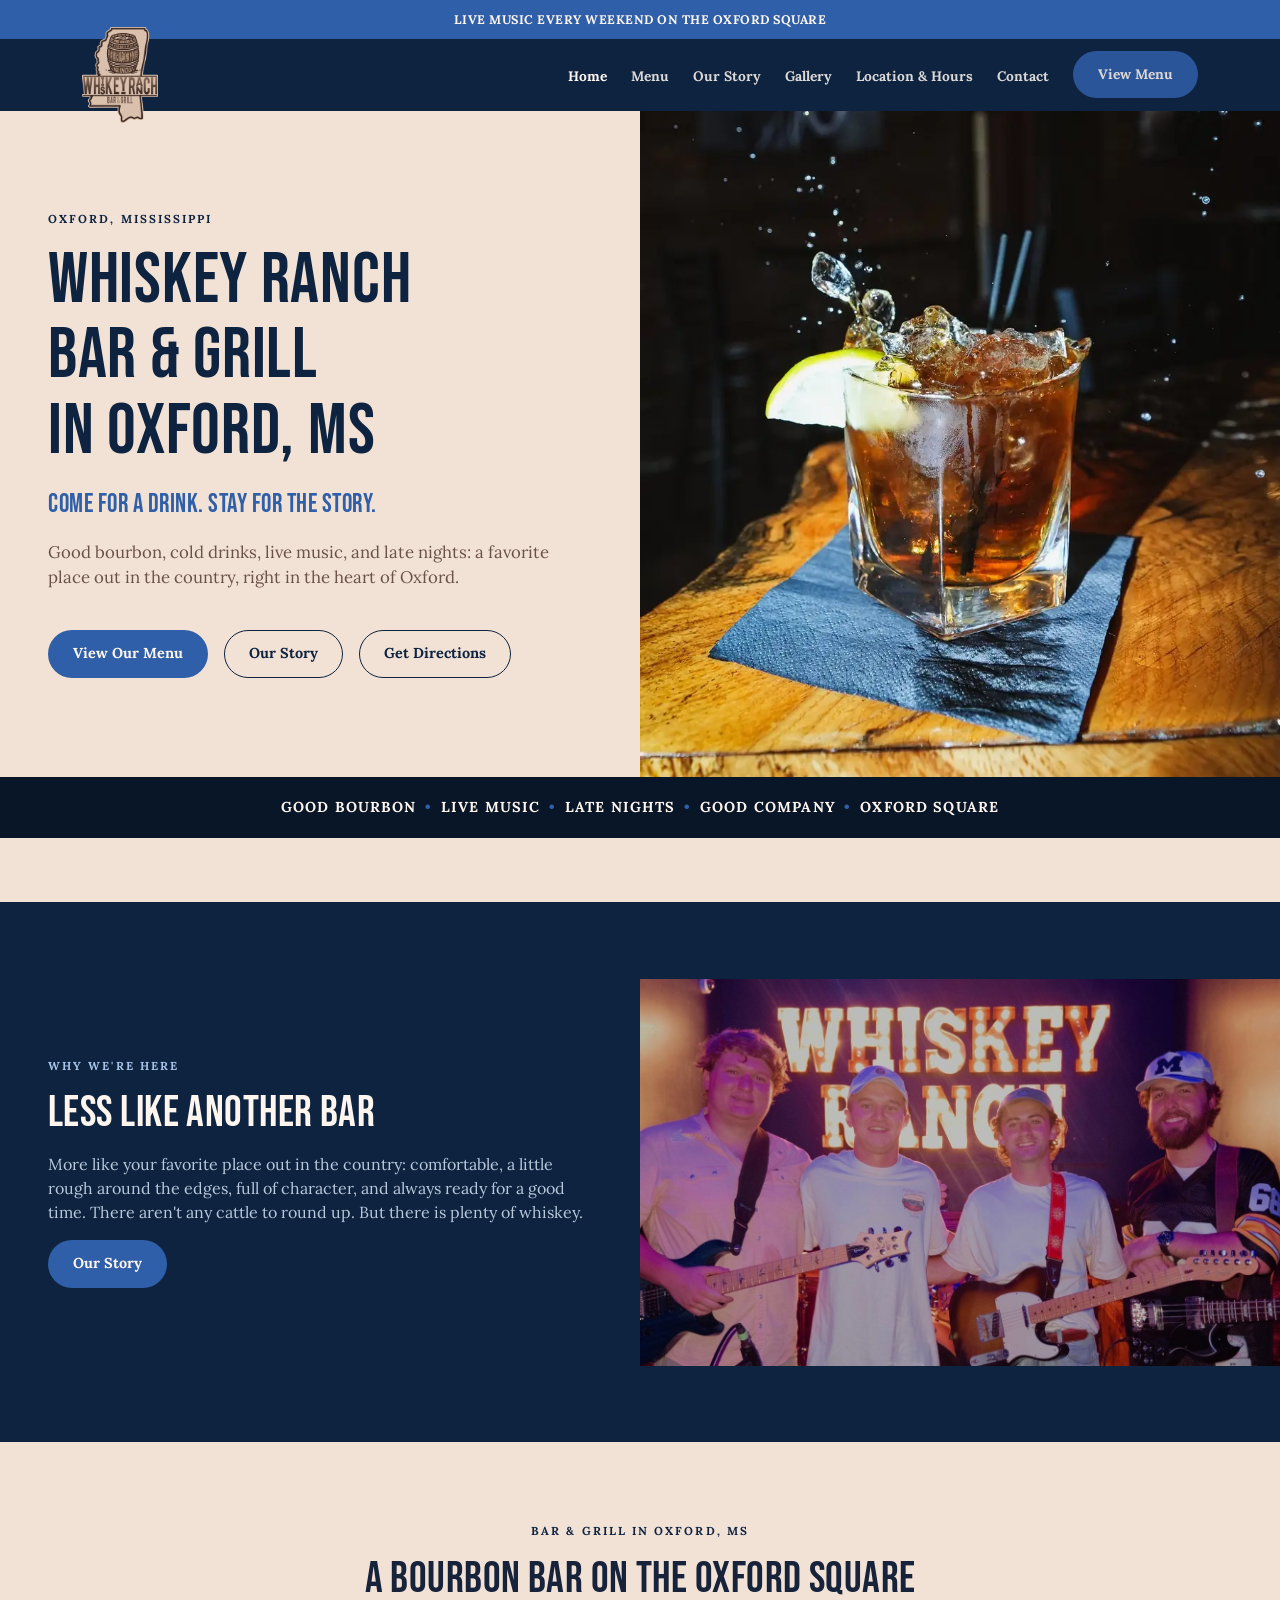
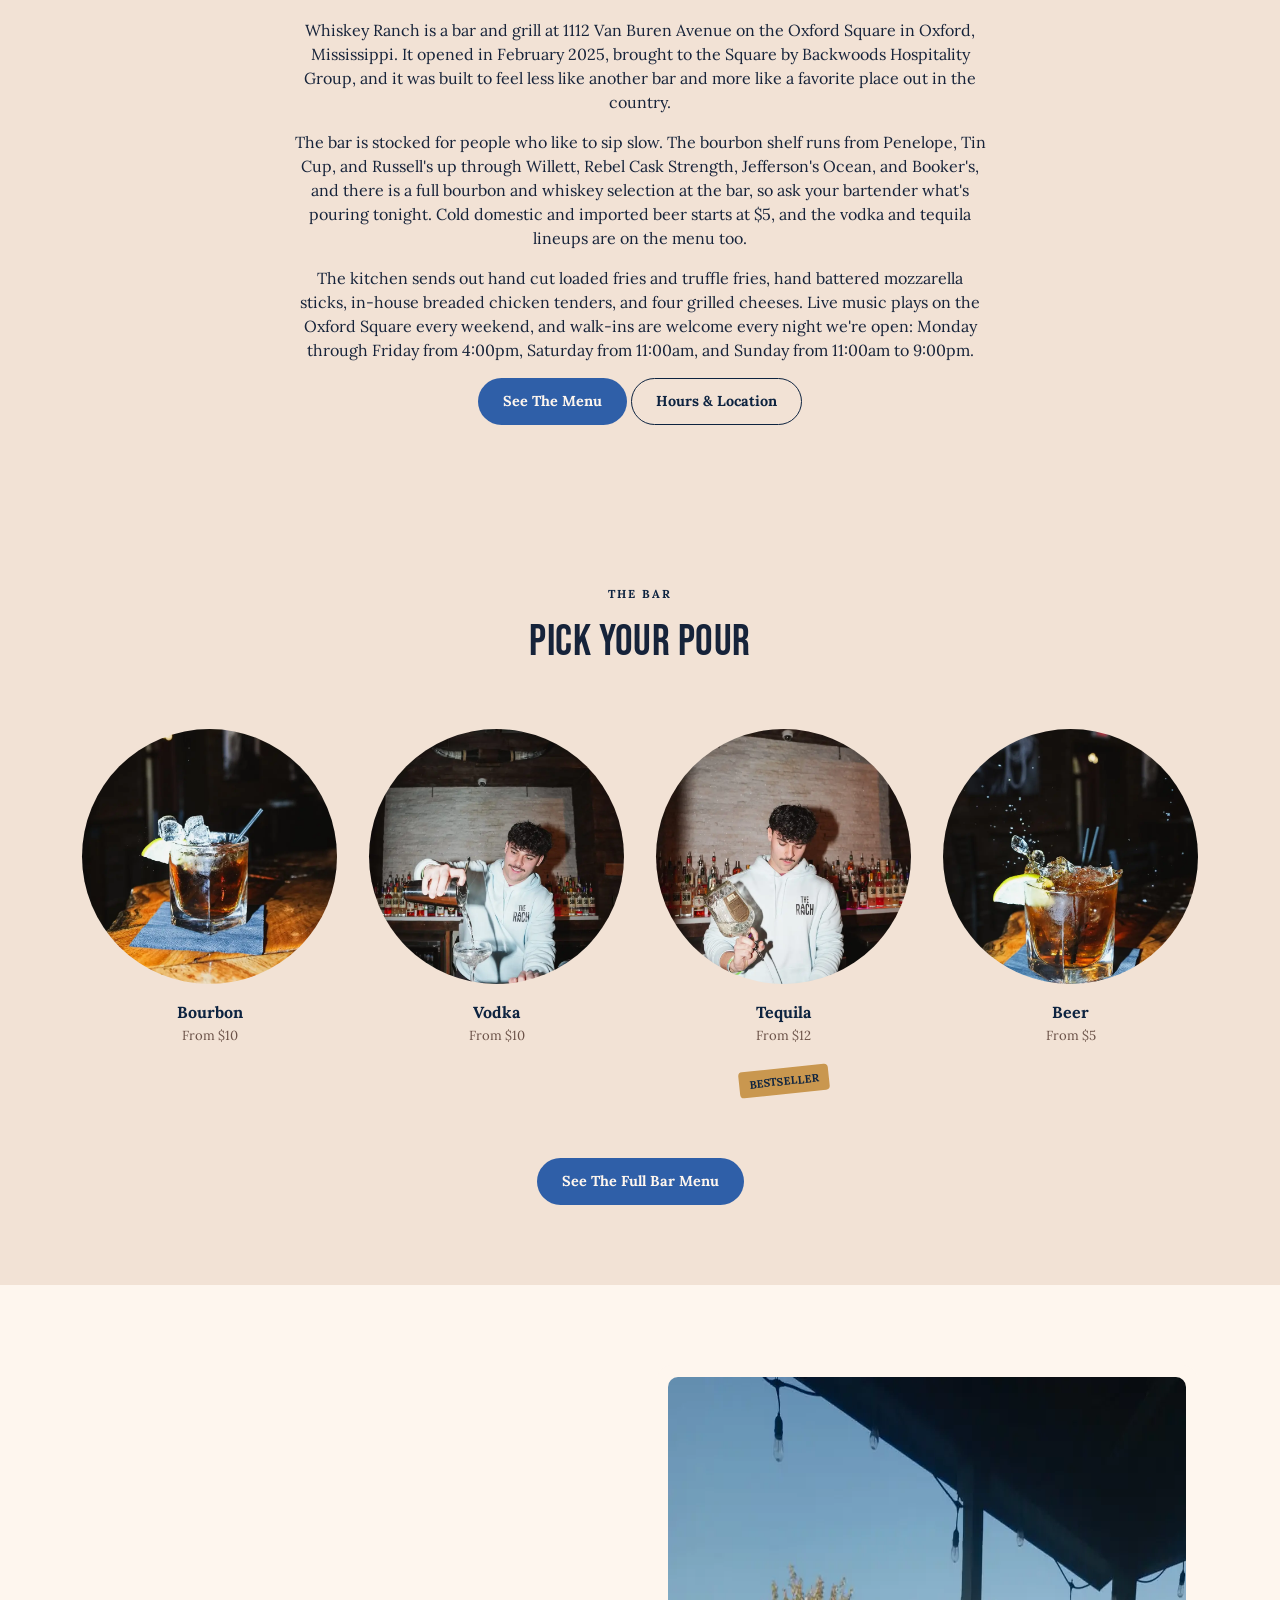
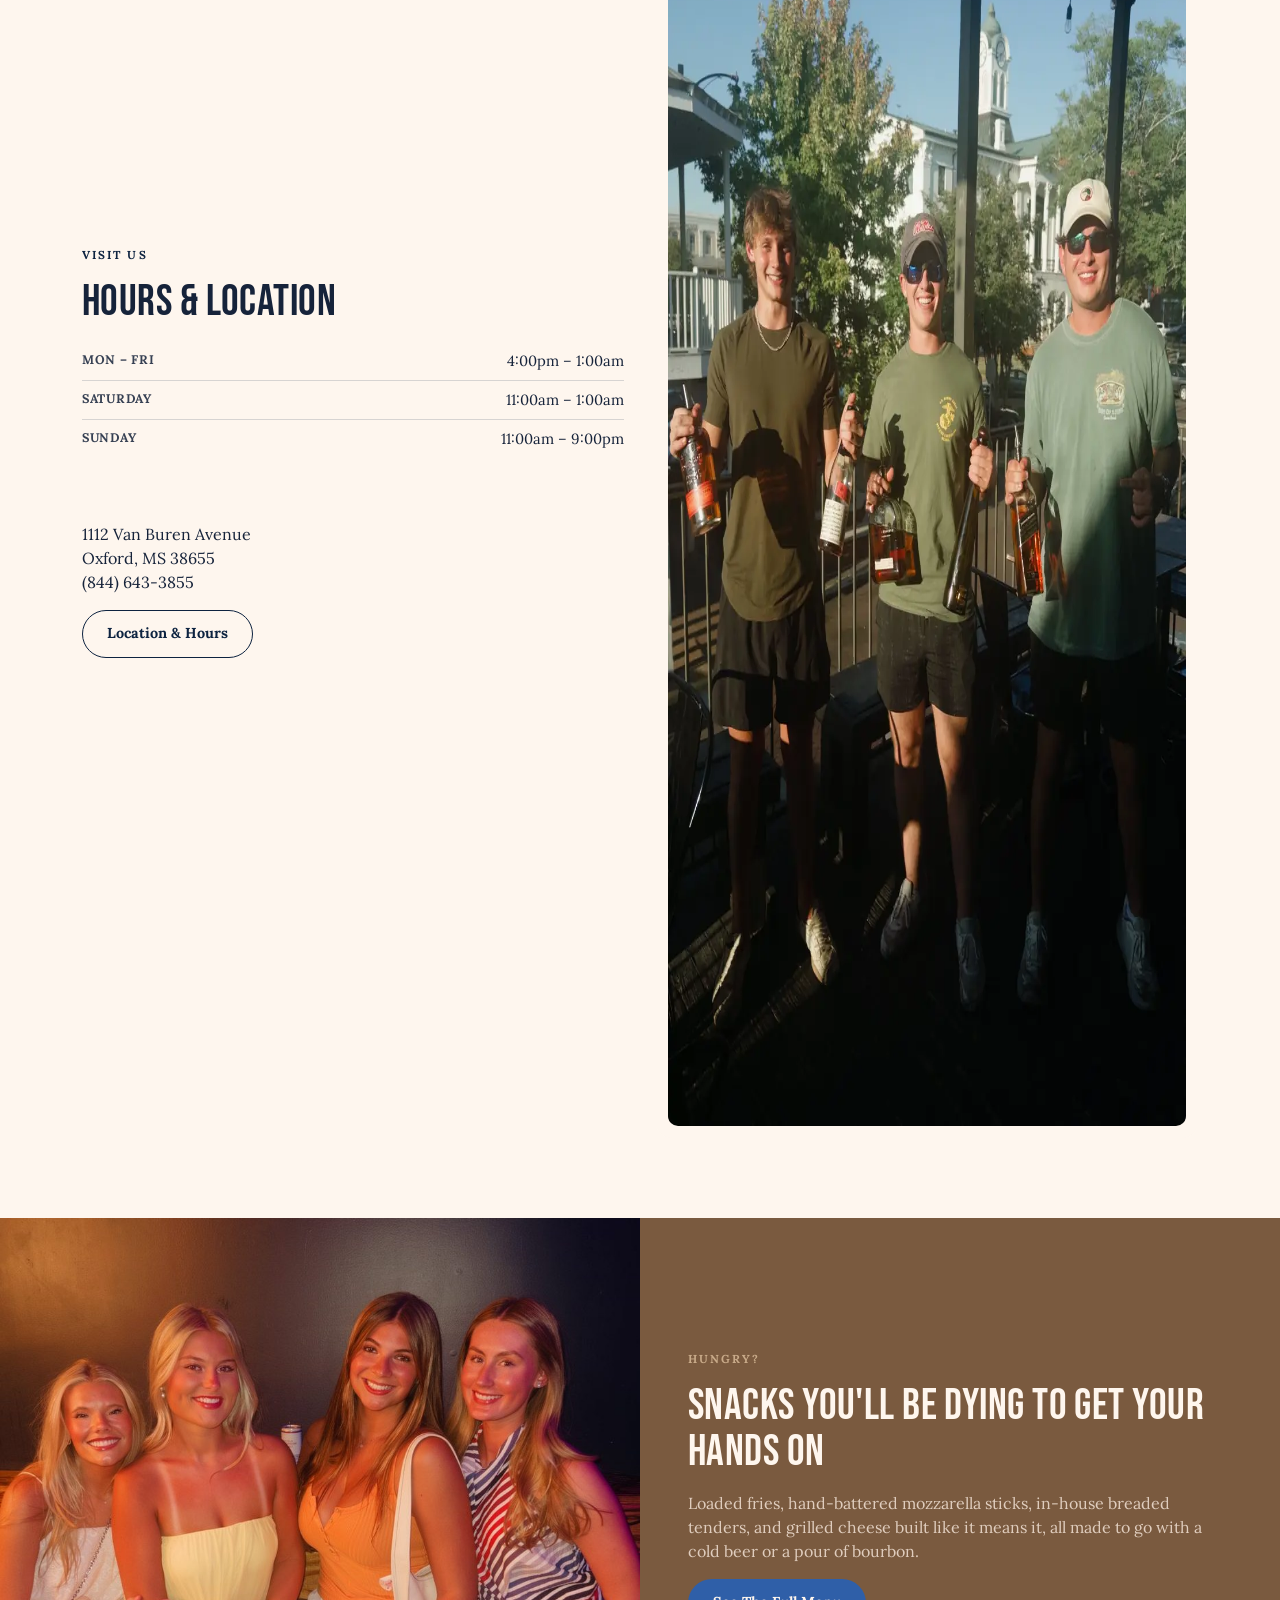
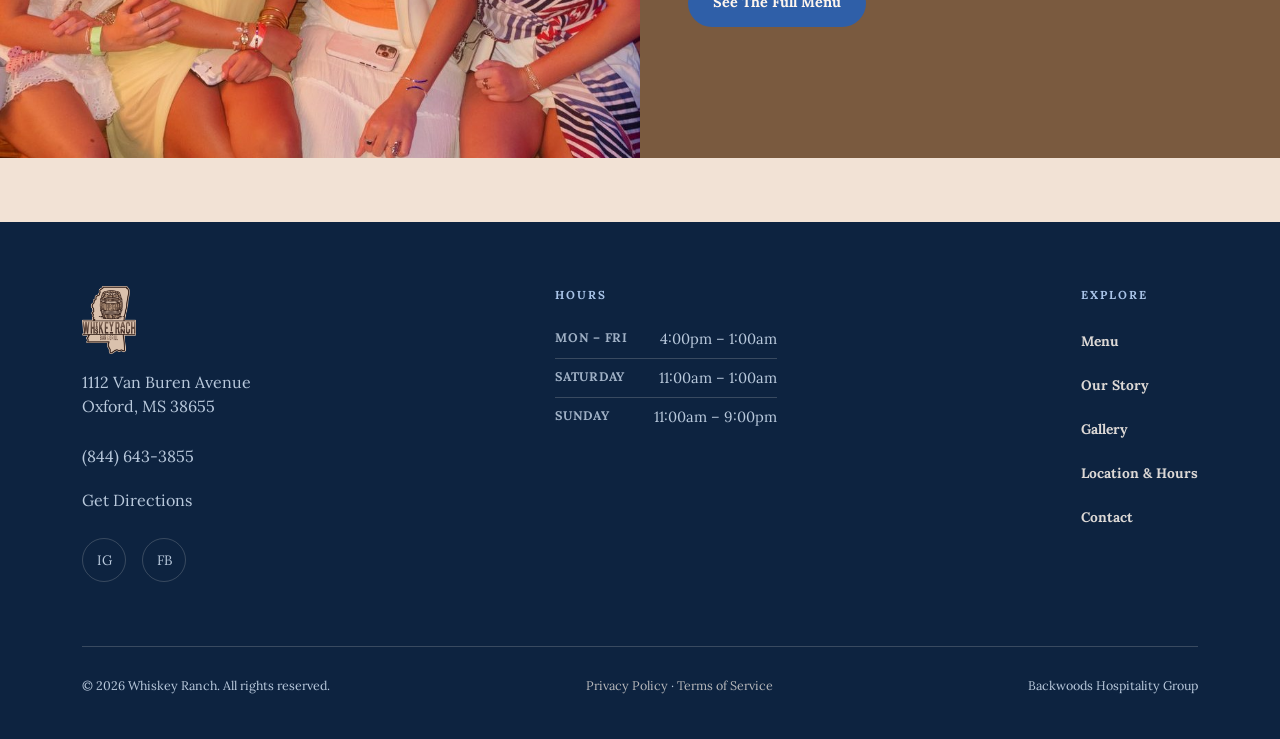
<file: index.html>
<!DOCTYPE html>
<html lang="en">
<head>
  <meta charset="UTF-8">
  <meta name="viewport" content="width=device-width, initial-scale=1.0">
  <title>Whiskey Ranch | Bar &amp; Grill with Live Music in Oxford, MS</title>
  <meta name="description" content="Whiskey Ranch is a bar &amp; grill on the Oxford Square in Oxford, MS with bourbon, cold beer, loaded fries, and live music every weekend. Open late.">
  <link rel="canonical" href="https://www.whiskeyranchoxford.com/">
  <meta property="og:type" content="website">
  <meta property="og:site_name" content="Whiskey Ranch">
  <meta property="og:title" content="Whiskey Ranch | Bar &amp; Grill with Live Music in Oxford, MS">
  <meta property="og:description" content="Whiskey Ranch is a bar &amp; grill on the Oxford Square in Oxford, MS with bourbon, cold beer, loaded fries, and live music every weekend. Open late.">
  <meta property="og:url" content="https://www.whiskeyranchoxford.com/">
  <meta property="og:image" content="https://www.whiskeyranchoxford.com/assets/gallery/hero-old-fashioned-splash.jpg">
  <meta name="twitter:card" content="summary_large_image">
  <meta name="twitter:title" content="Whiskey Ranch | Bar &amp; Grill with Live Music in Oxford, MS">
  <meta name="twitter:description" content="Whiskey Ranch is a bar &amp; grill on the Oxford Square in Oxford, MS with bourbon, cold beer, loaded fries, and live music every weekend. Open late.">

  <link rel="icon" href="/favicon.ico" sizes="48x48">
  <link rel="icon" href="assets/brand/favicon-32.png" sizes="32x32" type="image/png">
  <link rel="apple-touch-icon" href="assets/brand/favicon-180.png">

  <link rel="preconnect" href="https://fonts.googleapis.com">
  <link rel="preconnect" href="https://fonts.gstatic.com" crossorigin>
  <link href="https://fonts.googleapis.com/css2?family=Bebas+Neue&family=Lora:ital,wght@0,400;0,600;0,700;1,400&display=swap" rel="stylesheet">
  <link rel="preload" as="image" href="assets/gallery/thumbs/hero-old-fashioned-splash.webp" type="image/webp" fetchpriority="high">

  <link rel="stylesheet" href="assets/css/styles.css">

  <script type="application/ld+json">
  {
    "@context": "https://schema.org",
    "@type": "BarOrPub",
    "@id": "https://www.whiskeyranchoxford.com/#business",
    "name": "Whiskey Ranch",
    "url": "https://www.whiskeyranchoxford.com/",
    "telephone": "+1-844-643-3855",
    "priceRange": "$$",
    "servesCuisine": [
      "American",
      "Bar Food",
      "Southern"
    ],
    "foundingDate": "2025-02",
    "parentOrganization": {
      "@type": "Organization",
      "name": "Backwoods Hospitality Group"
    },
    "address": {
      "@type": "PostalAddress",
      "streetAddress": "1112 Van Buren Avenue",
      "addressLocality": "Oxford",
      "addressRegion": "MS",
      "postalCode": "38655",
      "addressCountry": "US"
    },
    "geo": {
      "@type": "GeoCoordinates",
      "latitude": 34.36594,
      "longitude": -89.51945
    },
    "openingHoursSpecification": [
      {
        "@type": "OpeningHoursSpecification",
        "dayOfWeek": [
          "Monday",
          "Tuesday",
          "Wednesday",
          "Thursday",
          "Friday"
        ],
        "opens": "16:00",
        "closes": "01:00"
      },
      {
        "@type": "OpeningHoursSpecification",
        "dayOfWeek": "Saturday",
        "opens": "11:00",
        "closes": "01:00"
      },
      {
        "@type": "OpeningHoursSpecification",
        "dayOfWeek": "Sunday",
        "opens": "11:00",
        "closes": "21:00"
      }
    ],
    "sameAs": [
      "https://www.instagram.com/whiskeyranchoxford",
      "https://www.facebook.com/p/Whiskey-Ranch-Oxford-61575910010512/"
    ],
    "image": [
      "https://www.whiskeyranchoxford.com/assets/gallery/hero-old-fashioned-splash.jpg"
    ],
    "hasMenu": {
      "@id": "https://www.whiskeyranchoxford.com/menu#menu"
    }
  }
  </script>
  <script type="application/ld+json">
  {
    "@context": "https://schema.org",
    "@type": "WebSite",
    "@id": "https://www.whiskeyranchoxford.com/#website",
    "url": "https://www.whiskeyranchoxford.com/",
    "name": "Whiskey Ranch",
    "publisher": {
      "@id": "https://www.whiskeyranchoxford.com/#business"
    }
  }
  </script>
</head>
<body>

  <div class="announcement-bar">LIVE MUSIC EVERY WEEKEND ON THE OXFORD SQUARE</div>

  <a href="#main" class="skip-link">Skip to content</a>
  <header class="site-header">
    <nav class="nav">
      <a href="/" class="nav-logo">
        <img src="assets/brand/whiskey-ranch-logo-200.png" alt="Whiskey Ranch Bar &amp; Grill" width="200" height="251">
      </a>
      <button class="nav-toggle" aria-label="Toggle navigation" aria-expanded="false" aria-controls="primary-nav">
        <span></span><span></span><span></span>
      </button>
      <ul class="nav-links" id="primary-nav">
        <li><a href="/" aria-current="page">Home</a></li>
        <li><a href="menu">Menu</a></li>
        <li><a href="about">Our Story</a></li>
        <li><a href="gallery">Gallery</a></li>
        <li><a href="location">Location &amp; Hours</a></li>
        <li><a href="contact">Contact</a></li>
        <li><a href="menu" class="btn btn-coral">View Menu</a></li>
      </ul>
    </nav>
  </header>

  <main id="main">

  <section class="hero-ghia">
    <div class="hero-ghia-copy">
      <p class="label label-on-cream">Oxford, Mississippi</p>
      <h1>Whiskey Ranch<br>Bar &amp; Grill<br>in Oxford, MS</h1>
      <p style="font-family:var(--font-display);font-size:1.6rem;letter-spacing:0.02em;text-transform:uppercase;color:var(--color-coral);margin-bottom:var(--space-16);">Come for a drink. Stay for the story.</p>
      <p style="max-width:34em;font-size:1.05rem;color:var(--color-muted-on-cream);">Good bourbon, cold drinks, live music, and late nights: a favorite place out in the country, right in the heart of Oxford.</p>
      <div class="hero-actions">
        <a href="menu" class="btn btn-coral">View Our Menu</a>
        <a href="about" class="btn btn-outline-cream">Our Story</a>
        <a href="https://maps.google.com/?q=Whiskey+Ranch+1112+Van+Buren+Ave+Oxford+MS+38655" class="btn btn-outline-cream" target="_blank" rel="noopener">Get Directions</a>
      </div>
    </div>
    <div class="hero-ghia-photo" role="img" aria-label="An old fashioned cocktail splashing at the Whiskey Ranch bar in Oxford, MS" style="background-image:url('assets/gallery/hero-old-fashioned-splash.jpg'); background-image:image-set(url('assets/gallery/thumbs/hero-old-fashioned-splash.webp') type('image/webp'), url('assets/gallery/hero-old-fashioned-splash.jpg') type('image/jpeg')); background-position: center 70%;"></div>
  </section>

  <div class="marquee-bar">
    <p>GOOD BOURBON<span class="dot">&bull;</span>LIVE MUSIC<span class="dot">&bull;</span>LATE NIGHTS<span class="dot">&bull;</span>GOOD COMPANY<span class="dot">&bull;</span>OXFORD SQUARE</p>
  </div>

  <section class="story-split" style="margin-top:var(--space-64);">
    <div class="story-split-copy reveal">
      <p class="label label-on-dark">Why We're Here</p>
      <h2>Less Like Another Bar</h2>
      <p style="color:var(--color-muted-on-dark);">More like your favorite place out in the country: comfortable, a little rough around the edges, full of character, and always ready for a good time. There aren't any cattle to round up. But there is plenty of whiskey.</p>
      <a href="about" class="btn btn-coral" style="align-self:flex-start;">Our Story</a>
    </div>
    <div class="story-split-photo" style="background-image:url('assets/gallery/live-music-band-stage-wide.jpg');"></div>
  </section>

  <section class="section section-cream">
    <div class="container narrow text-center reveal">
      <p class="label label-on-cream">Bar &amp; Grill In Oxford, MS</p>
      <h2>A Bourbon Bar On The Oxford Square</h2>
      <p>Whiskey Ranch is a bar and grill at 1112 Van Buren Avenue on the Oxford Square in Oxford, Mississippi. It opened in February 2025, brought to the Square by Backwoods Hospitality Group, and it was built to feel less like another bar and more like a favorite place out in the country.</p>
      <p>The bar is stocked for people who like to sip slow. The bourbon shelf runs from Penelope, Tin Cup, and Russell's up through Willett, Rebel Cask Strength, Jefferson's Ocean, and Booker's, and there is a full bourbon and whiskey selection at the bar, so ask your bartender what's pouring tonight. Cold domestic and imported beer starts at $5, and the vodka and tequila lineups are on the menu too.</p>
      <p>The kitchen sends out hand cut loaded fries and truffle fries, hand battered mozzarella sticks, in-house breaded chicken tenders, and four grilled cheeses. Live music plays on the Oxford Square every weekend, and walk-ins are welcome every night we're open: Monday through Friday from 4:00pm, Saturday from 11:00am, and Sunday from 11:00am to 9:00pm.</p>
      <a href="menu" class="btn btn-coral">See The Menu</a>
      <a href="location" class="btn btn-outline-cream">Hours &amp; Location</a>
    </div>
  </section>

  <section class="section section-cream">
    <div class="container reveal">
      <p class="label label-on-cream text-center" style="display:block;">The Bar</p>
      <h2 class="text-center">Pick Your Pour</h2>
      <div class="circle-card-grid mt-lg">
        <div class="circle-card">
          <div class="circle-card-photo" style="background-image:url('assets/gallery/thumbs/cocktail-old-fashioned-close.webp');"></div>
          <p class="circle-card-name">Bourbon</p>
          <p class="circle-card-sub">From $10</p>
        </div>
        <div class="circle-card">
          <div class="circle-card-photo" style="background-image:url('assets/gallery/thumbs/bar-pour-martini.webp'); background-position: center 30%;"></div>
          <p class="circle-card-name">Vodka</p>
          <p class="circle-card-sub">From $10</p>
        </div>
        <div class="circle-card">
          <div class="circle-card-photo" style="background-image:url('assets/gallery/thumbs/bar-pour-bartender.webp'); background-position: center 30%;"></div>
          <p class="circle-card-name">Tequila</p>
          <p class="circle-card-sub">From $12</p>
          <span class="sticker-tag" style="position:static;display:inline-block;margin-top:6px;transform:rotate(-6deg);">Bestseller</span>
        </div>
        <div class="circle-card">
          <div class="circle-card-photo" style="background-image:url('assets/gallery/thumbs/hero-old-fashioned-splash.webp'); background-position: center 25%;"></div>
          <p class="circle-card-name">Beer</p>
          <p class="circle-card-sub">From $5</p>
        </div>
      </div>
      <div class="text-center mt-lg">
        <a href="menu" class="btn btn-coral">See The Full Bar Menu</a>
      </div>
    </div>
  </section>

  <section class="section section-soft">
    <div class="container reveal">
      <div class="grid grid-2" style="align-items:center;">
        <div>
          <p class="label label-on-cream">Visit Us</p>
          <h2>Hours &amp; Location</h2>
          <div class="hours-block on-cream">
            <div class="hours-row"><span class="hours-day">Mon &ndash; Fri</span><span>4:00pm &ndash; 1:00am</span></div>
            <div class="hours-row"><span class="hours-day">Saturday</span><span>11:00am &ndash; 1:00am</span></div>
            <div class="hours-row"><span class="hours-day">Sunday</span><span>11:00am &ndash; 9:00pm</span></div>
          </div>
          <p class="mt-lg">1112 Van Buren Avenue<br>Oxford, MS 38655<br><a href="tel:+18446433855">(844) 643-3855</a></p>
          <a href="location" class="btn btn-outline-cream">Location &amp; Hours</a>
        </div>
        <div class="reveal reveal-2 framed-photo">
          <img src="assets/gallery/thumbs/patio-oxford-square.webp" width="900" height="1349" loading="lazy" decoding="async" alt="Guests on the patio at Whiskey Ranch overlooking the Oxford Square">
        </div>
      </div>
    </div>
  </section>

  <section class="story-split" style="margin-bottom:var(--space-64);">
    <div class="story-split-photo" style="background-image:url('assets/gallery/guests-friends-evening-wide.jpg'); background-size:cover;"></div>
    <div class="story-split-copy reveal" style="background:var(--color-olive);">
      <p class="label" style="color:var(--color-sage);">Hungry?</p>
      <h2>Snacks You'll Be Dying To Get Your Hands On</h2>
      <p style="color:var(--color-cream);opacity:0.85;">Loaded fries, hand-battered mozzarella sticks, in-house breaded tenders, and grilled cheese built like it means it, all made to go with a cold beer or a pour of bourbon.</p>
      <a href="menu" class="btn btn-coral" style="align-self:flex-start;">See The Full Menu</a>
    </div>
  </section>

  </main>

  <footer class="site-footer">
    <div class="container">
      <div class="footer-grid">
        <div>
          <a href="/" class="footer-logo">
            <img src="assets/brand/whiskey-ranch-logo-200.png" alt="Whiskey Ranch Bar &amp; Grill" width="200" height="251" loading="lazy" decoding="async">
          </a>
          <p>1112 Van Buren Avenue<br>Oxford, MS 38655</p>
          <p><a href="tel:+18446433855">(844) 643-3855</a></p>
          <p><a href="https://maps.google.com/?q=Whiskey+Ranch+1112+Van+Buren+Ave+Oxford+MS+38655" target="_blank" rel="noopener">Get Directions</a></p>
          <div class="footer-social">
            <a href="https://www.instagram.com/whiskeyranchoxford" aria-label="Whiskey Ranch on Instagram" target="_blank" rel="noopener">IG</a>
            <a href="https://www.facebook.com/p/Whiskey-Ranch-Oxford-61575910010512/" aria-label="Whiskey Ranch on Facebook" target="_blank" rel="noopener">FB</a>
          </div>
        </div>
        <div>
          <p class="label label-on-dark">Hours</p>
          <div class="hours-block">
            <div class="hours-row"><span class="hours-day">Mon &ndash; Fri</span><span>4:00pm &ndash; 1:00am</span></div>
            <div class="hours-row"><span class="hours-day">Saturday</span><span>11:00am &ndash; 1:00am</span></div>
            <div class="hours-row"><span class="hours-day">Sunday</span><span>11:00am &ndash; 9:00pm</span></div>
          </div>
        </div>
        <div>
          <p class="label label-on-dark">Explore</p>
          <ul class="footer-explore">
            <li><a href="menu">Menu</a></li>
            <li><a href="about">Our Story</a></li>
            <li><a href="gallery">Gallery</a></li>
            <li><a href="location">Location &amp; Hours</a></li>
            <li><a href="contact">Contact</a></li>
          </ul>
        </div>
      </div>
      <div class="footer-bottom">
        <span>&copy; 2026 Whiskey Ranch. All rights reserved.</span>
        <span class="footer-legal"><a href="privacy-policy">Privacy Policy</a> &middot; <a href="terms-of-service">Terms of Service</a></span>
        <span>Backwoods Hospitality Group</span>
      </div>
    </div>
  </footer>

  <div class="mobile-cta">
    <a href="tel:+18446433855" class="btn btn-coral">Call (844) 643-3855</a>
    <a href="https://maps.google.com/?q=Whiskey+Ranch+1112+Van+Buren+Ave+Oxford+MS+38655" class="btn btn-outline-dark" target="_blank" rel="noopener">Directions</a>
  </div>

  <script src="assets/js/main.js"></script>
</body>
</html>
</file>
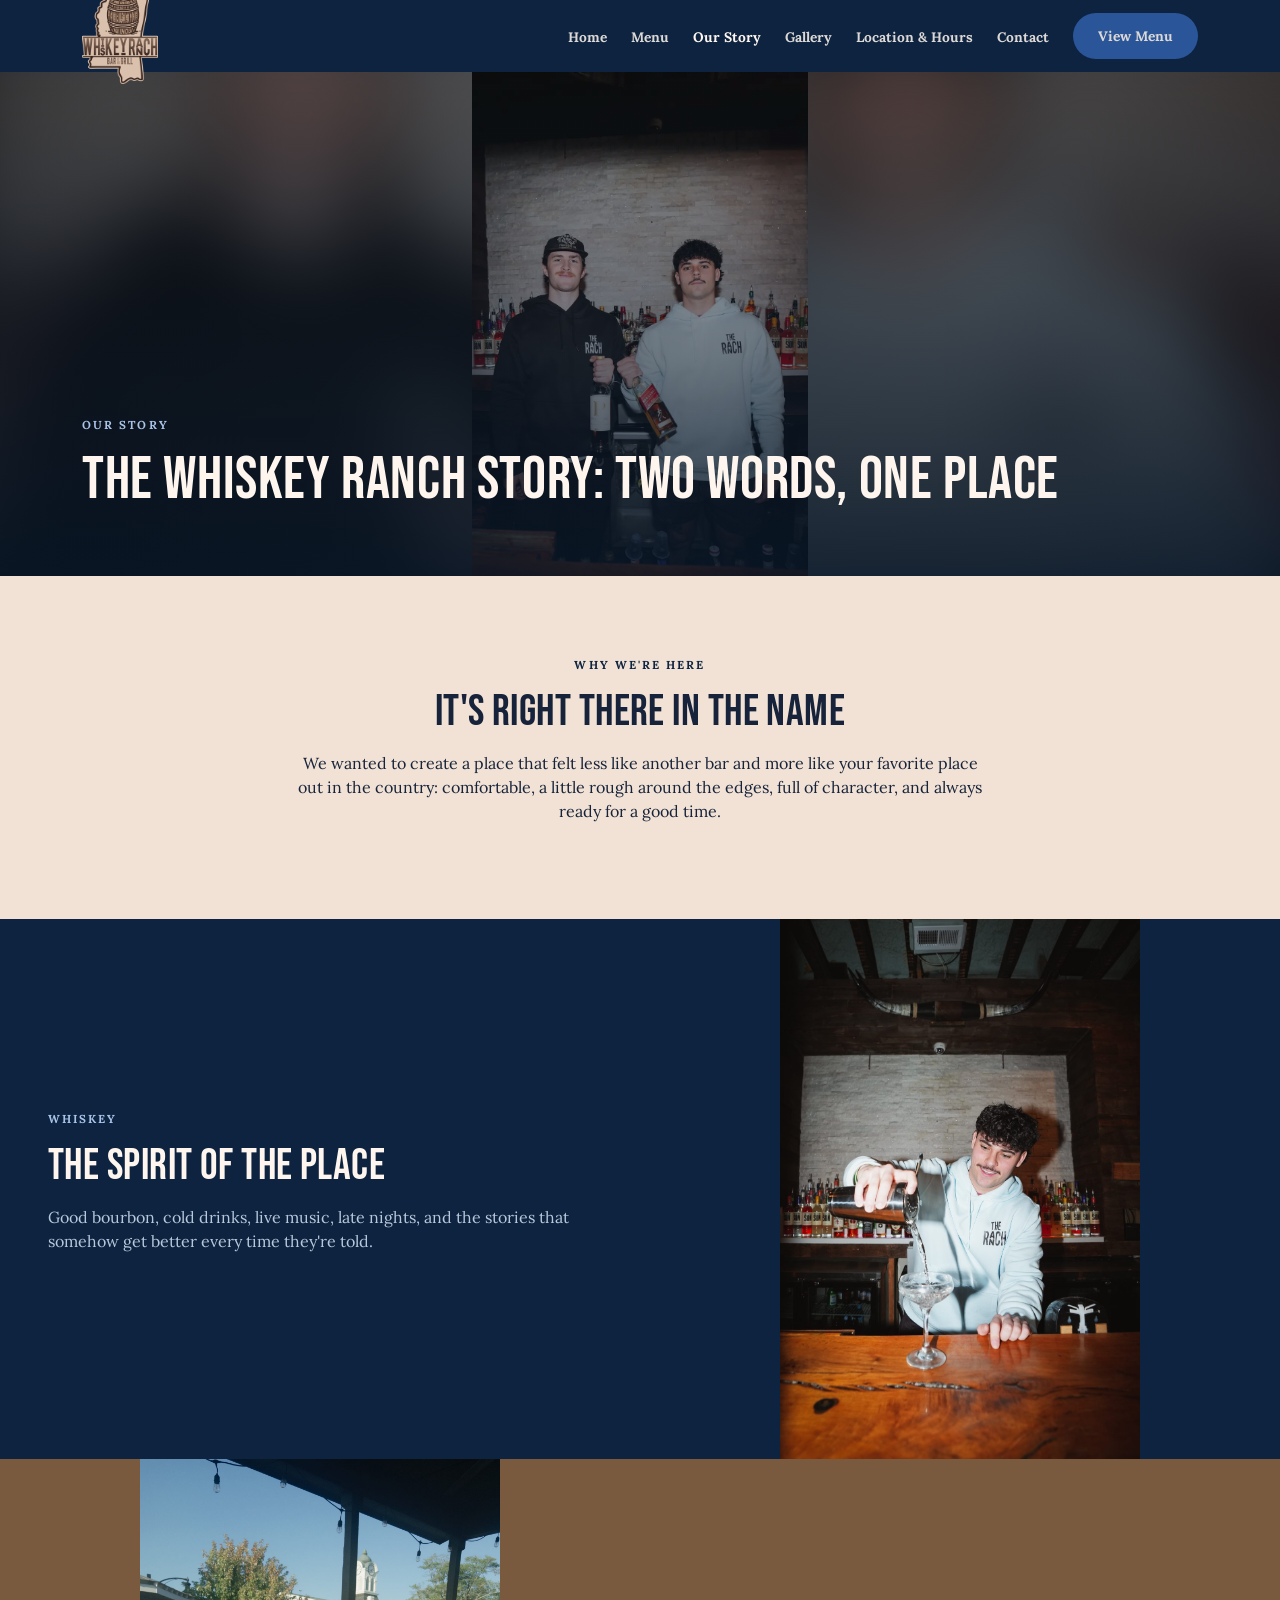
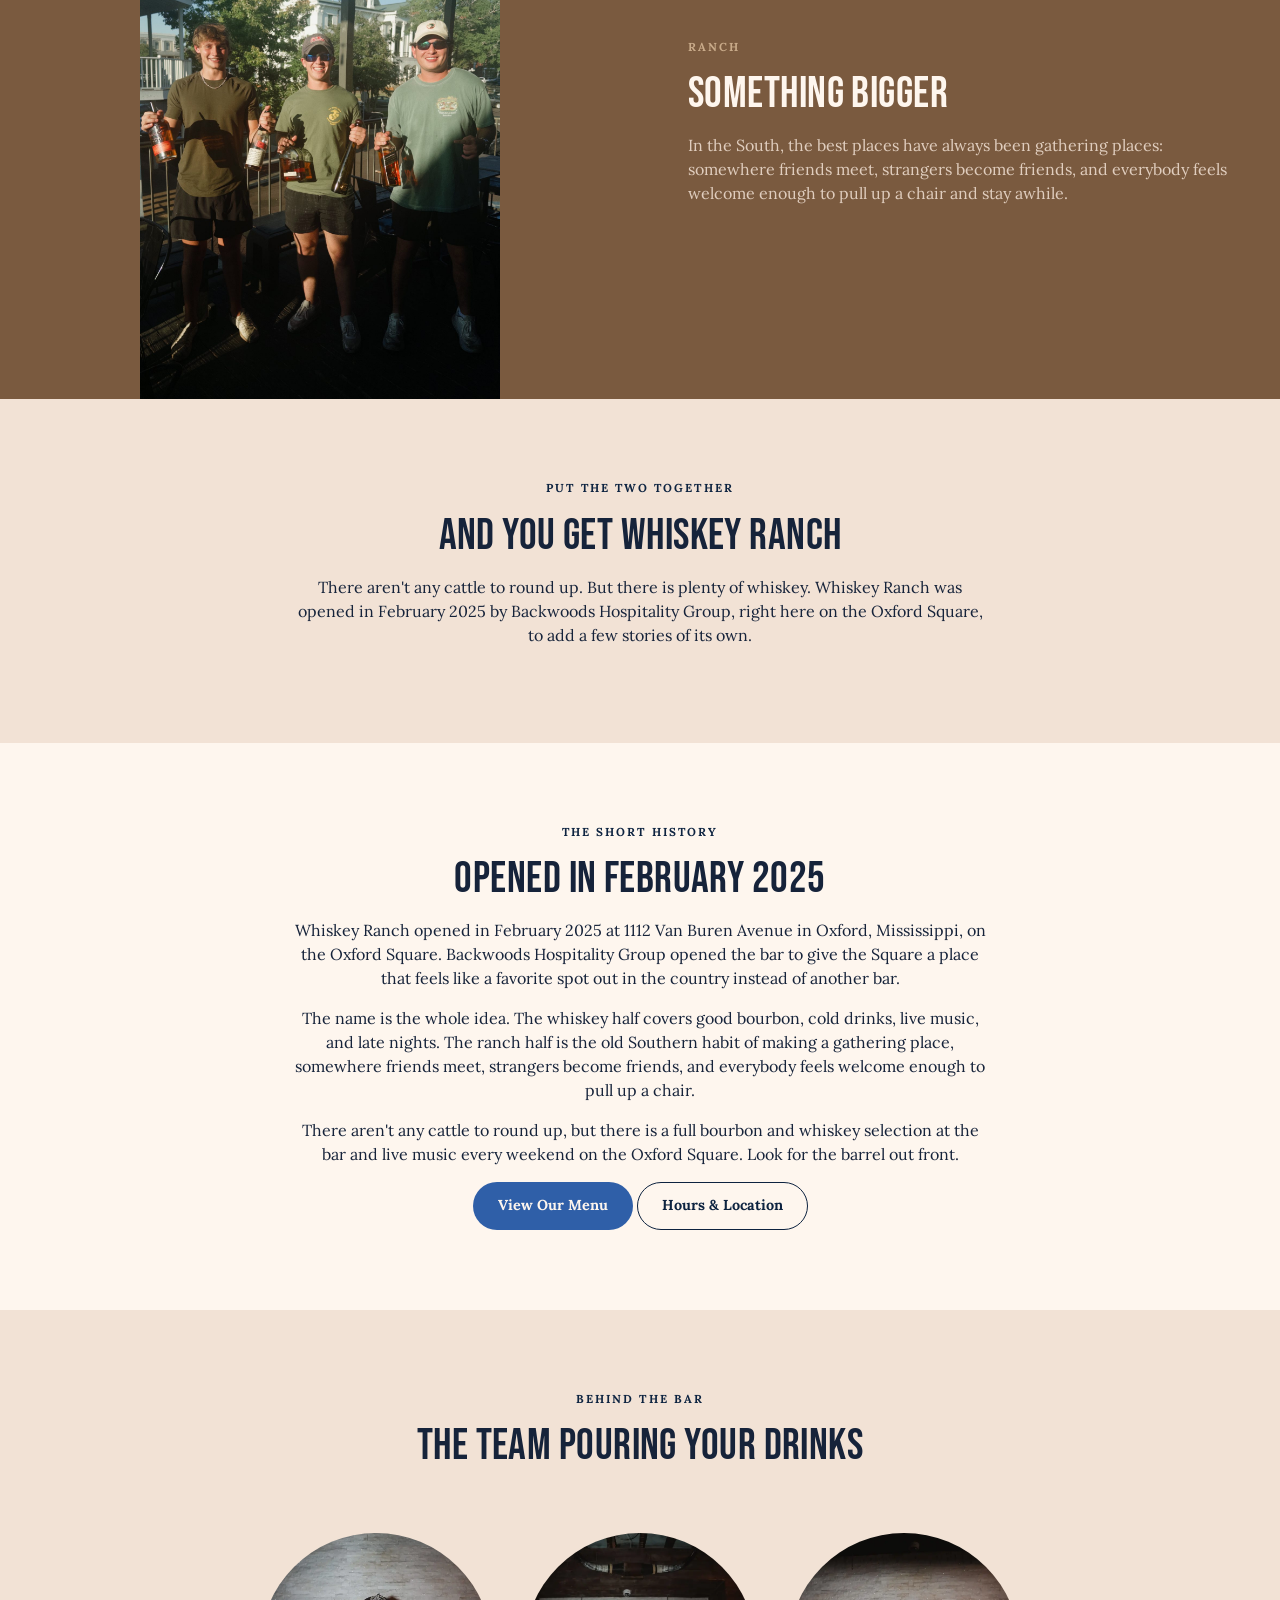
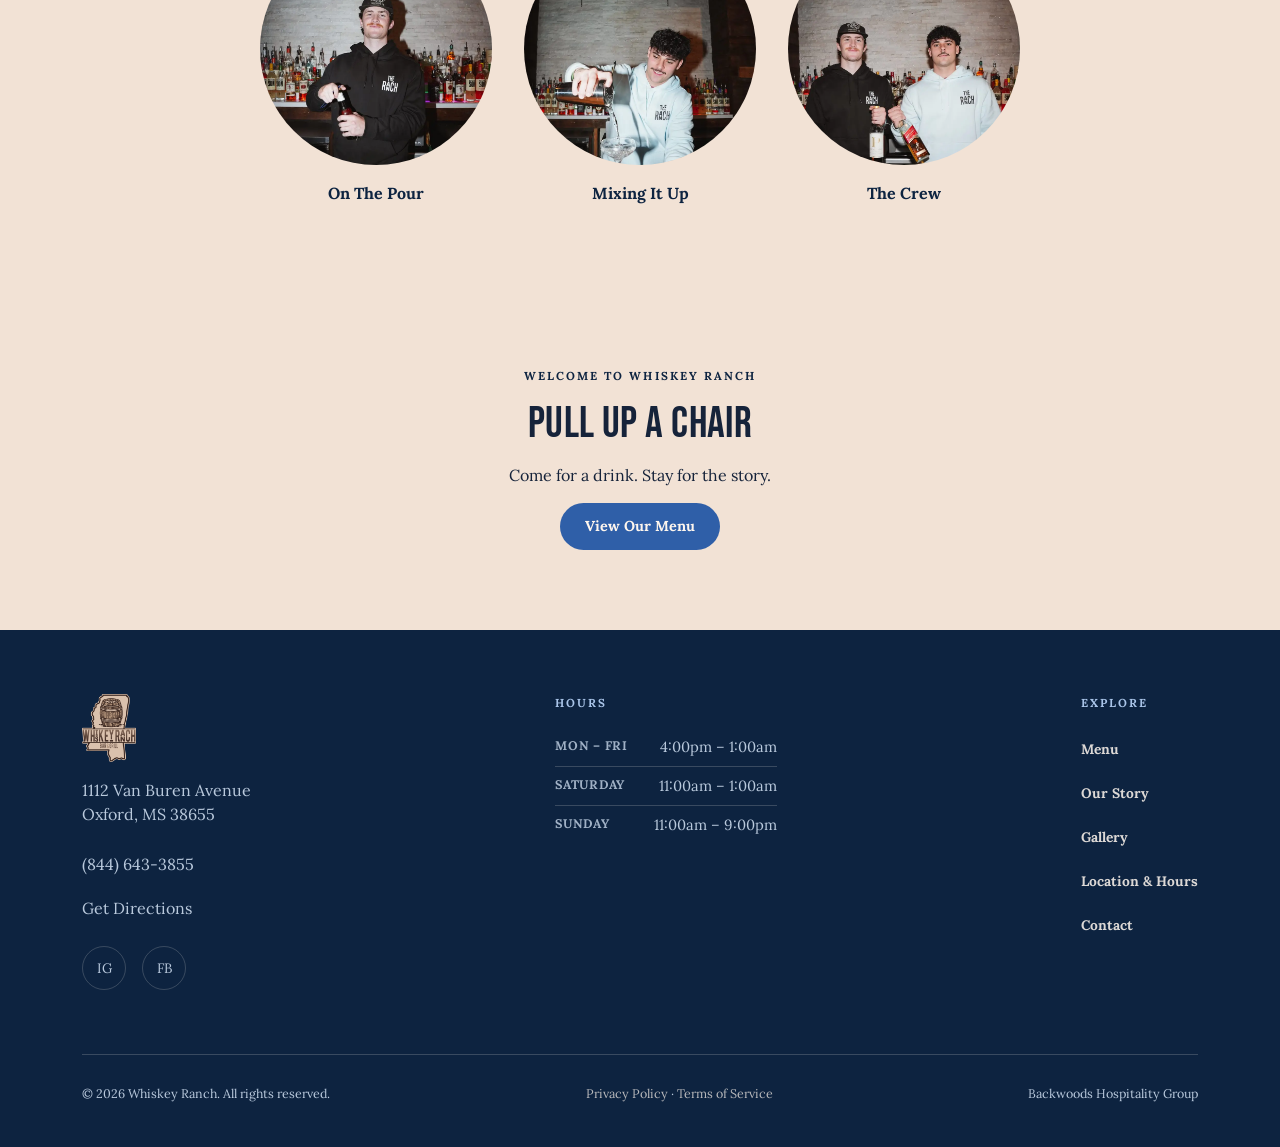
<file: about.html>
<!DOCTYPE html>
<html lang="en">
<head>
  <meta charset="UTF-8">
  <meta name="viewport" content="width=device-width, initial-scale=1.0">
  <title>Our Story | Whiskey Ranch Bar &amp; Grill in Oxford, MS</title>
  <meta name="description" content="How Whiskey Ranch got its name: whiskey plus ranch. Opened February 2025 by Backwoods Hospitality Group on the Oxford Square in Oxford, MS.">
  <link rel="canonical" href="https://www.whiskeyranchoxford.com/about">
  <meta property="og:type" content="website">
  <meta property="og:site_name" content="Whiskey Ranch">
  <meta property="og:title" content="Our Story | Whiskey Ranch Bar &amp; Grill in Oxford, MS">
  <meta property="og:description" content="How Whiskey Ranch got its name: whiskey plus ranch. Opened February 2025 by Backwoods Hospitality Group on the Oxford Square in Oxford, MS.">
  <meta property="og:url" content="https://www.whiskeyranchoxford.com/about">
  <meta property="og:image" content="https://www.whiskeyranchoxford.com/assets/gallery/team-bartenders-duo.jpg">
  <meta name="twitter:card" content="summary_large_image">
  <meta name="twitter:title" content="Our Story | Whiskey Ranch Bar &amp; Grill in Oxford, MS">
  <meta name="twitter:description" content="How Whiskey Ranch got its name: whiskey plus ranch. Opened February 2025 by Backwoods Hospitality Group on the Oxford Square in Oxford, MS.">

  <link rel="icon" href="/favicon.ico" sizes="48x48">
  <link rel="icon" href="assets/brand/favicon-32.png" sizes="32x32" type="image/png">
  <link rel="apple-touch-icon" href="assets/brand/favicon-180.png">

  <link rel="preconnect" href="https://fonts.googleapis.com">
  <link rel="preconnect" href="https://fonts.gstatic.com" crossorigin>
  <link href="https://fonts.googleapis.com/css2?family=Bebas+Neue&family=Lora:ital,wght@0,400;0,600;0,700;1,400&display=swap" rel="stylesheet">
  <link rel="preload" as="image" href="assets/gallery/thumbs/team-bartenders-duo.webp" type="image/webp" fetchpriority="high">

  <link rel="stylesheet" href="assets/css/styles.css">

  <script type="application/ld+json">
  {
    "@context": "https://schema.org",
    "@type": "BarOrPub",
    "@id": "https://www.whiskeyranchoxford.com/#business",
    "name": "Whiskey Ranch",
    "url": "https://www.whiskeyranchoxford.com/",
    "telephone": "+1-844-643-3855",
    "priceRange": "$$",
    "servesCuisine": [
      "American",
      "Bar Food",
      "Southern"
    ],
    "foundingDate": "2025-02",
    "parentOrganization": {
      "@type": "Organization",
      "name": "Backwoods Hospitality Group"
    },
    "address": {
      "@type": "PostalAddress",
      "streetAddress": "1112 Van Buren Avenue",
      "addressLocality": "Oxford",
      "addressRegion": "MS",
      "postalCode": "38655",
      "addressCountry": "US"
    },
    "geo": {
      "@type": "GeoCoordinates",
      "latitude": 34.36594,
      "longitude": -89.51945
    },
    "openingHoursSpecification": [
      {
        "@type": "OpeningHoursSpecification",
        "dayOfWeek": [
          "Monday",
          "Tuesday",
          "Wednesday",
          "Thursday",
          "Friday"
        ],
        "opens": "16:00",
        "closes": "01:00"
      },
      {
        "@type": "OpeningHoursSpecification",
        "dayOfWeek": "Saturday",
        "opens": "11:00",
        "closes": "01:00"
      },
      {
        "@type": "OpeningHoursSpecification",
        "dayOfWeek": "Sunday",
        "opens": "11:00",
        "closes": "21:00"
      }
    ],
    "sameAs": [
      "https://www.instagram.com/whiskeyranchoxford",
      "https://www.facebook.com/p/Whiskey-Ranch-Oxford-61575910010512/"
    ],
    "image": [
      "https://www.whiskeyranchoxford.com/assets/gallery/hero-old-fashioned-splash.jpg"
    ],
    "hasMenu": {
      "@id": "https://www.whiskeyranchoxford.com/menu#menu"
    }
  }
  </script>
  <script type="application/ld+json">
  {
    "@context": "https://schema.org",
    "@type": "BreadcrumbList",
    "itemListElement": [
      {
        "@type": "ListItem",
        "position": 1,
        "name": "Home",
        "item": "https://www.whiskeyranchoxford.com/"
      },
      {
        "@type": "ListItem",
        "position": 2,
        "name": "Our Story",
        "item": "https://www.whiskeyranchoxford.com/about"
      }
    ]
  }
  </script>
</head>
<body>

  <a href="#main" class="skip-link">Skip to content</a>
  <header class="site-header">
    <nav class="nav">
      <a href="/" class="nav-logo">
        <img src="assets/brand/whiskey-ranch-logo-200.png" alt="Whiskey Ranch Bar &amp; Grill" width="200" height="251">
      </a>
      <button class="nav-toggle" aria-label="Toggle navigation" aria-expanded="false" aria-controls="primary-nav">
        <span></span><span></span><span></span>
      </button>
      <ul class="nav-links" id="primary-nav">
        <li><a href="/">Home</a></li>
        <li><a href="menu">Menu</a></li>
        <li><a href="about" aria-current="page">Our Story</a></li>
        <li><a href="gallery">Gallery</a></li>
        <li><a href="location">Location &amp; Hours</a></li>
        <li><a href="contact">Contact</a></li>
        <li><a href="menu" class="btn btn-coral">View Menu</a></li>
      </ul>
    </nav>
  </header>

  <main id="main">

  <section class="page-banner">
    <div class="page-banner-bg" style="background-image:url('assets/gallery/team-bartenders-duo.jpg'); background-image:image-set(url('assets/gallery/thumbs/team-bartenders-duo.webp') type('image/webp'), url('assets/gallery/team-bartenders-duo.jpg') type('image/jpeg'));"></div>
    <div class="page-banner-photo" style="background-image:url('assets/gallery/team-bartenders-duo.jpg'); background-image:image-set(url('assets/gallery/thumbs/team-bartenders-duo.webp') type('image/webp'), url('assets/gallery/team-bartenders-duo.jpg') type('image/jpeg'));"></div>
    <div class="page-banner-scrim"></div>
    <div class="page-banner-content">
      <p class="label label-on-dark">Our Story</p>
      <h1>The Whiskey Ranch Story: Two Words, One Place</h1>
    </div>
  </section>

  <section class="section section-cream">
    <div class="container narrow text-center reveal">
      <p class="label label-on-cream">Why We're Here</p>
      <h2>It's Right There In The Name</h2>
      <p>We wanted to create a place that felt less like another bar and more like your favorite place out in the country: comfortable, a little rough around the edges, full of character, and always ready for a good time.</p>
    </div>
  </section>

  <section class="story-split">
    <div class="story-split-copy reveal">
      <p class="label label-on-dark">Whiskey</p>
      <h2>The Spirit Of The Place</h2>
      <p style="color:var(--color-muted-on-dark);">Good bourbon, cold drinks, live music, late nights, and the stories that somehow get better every time they're told.</p>
    </div>
    <div class="story-split-photo" style="background-image:url('assets/gallery/bar-pour-martini.jpg'); background-position: center 20%;"></div>
  </section>

  <section class="story-split">
    <div class="story-split-photo" style="background-image:url('assets/gallery/patio-oxford-square.jpg'); background-color:var(--color-olive); order:1;"></div>
    <div class="story-split-copy reveal" style="order:2;background:var(--color-olive);">
      <p class="label" style="color:var(--color-sage);">Ranch</p>
      <h2>Something Bigger</h2>
      <p style="color:var(--color-cream);opacity:0.85;">In the South, the best places have always been gathering places: somewhere friends meet, strangers become friends, and everybody feels welcome enough to pull up a chair and stay awhile.</p>
    </div>
  </section>

  <section class="section section-cream">
    <div class="container narrow text-center reveal">
      <p class="label label-on-cream">Put The Two Together</p>
      <h2>And You Get Whiskey Ranch</h2>
      <p>There aren't any cattle to round up. But there is plenty of whiskey. Whiskey Ranch was opened in February 2025 by Backwoods Hospitality Group, right here on the Oxford Square, to add a few stories of its own.</p>
    </div>
  </section>

  <section class="section section-soft">
    <div class="container narrow text-center reveal">
      <p class="label label-on-cream">The Short History</p>
      <h2>Opened In February 2025</h2>
      <p>Whiskey Ranch opened in February 2025 at 1112 Van Buren Avenue in Oxford, Mississippi, on the Oxford Square. Backwoods Hospitality Group opened the bar to give the Square a place that feels like a favorite spot out in the country instead of another bar.</p>
      <p>The name is the whole idea. The whiskey half covers good bourbon, cold drinks, live music, and late nights. The ranch half is the old Southern habit of making a gathering place, somewhere friends meet, strangers become friends, and everybody feels welcome enough to pull up a chair.</p>
      <p>There aren't any cattle to round up, but there is a full bourbon and whiskey selection at the bar and live music every weekend on the Oxford Square. Look for the barrel out front.</p>
      <a href="menu" class="btn btn-coral">View Our Menu</a>
      <a href="location" class="btn btn-outline-cream">Hours &amp; Location</a>
    </div>
  </section>

  <section class="section section-cream">
    <div class="container reveal">
      <p class="label label-on-cream text-center" style="display:block;">Behind The Bar</p>
      <h2 class="text-center">The Team Pouring Your Drinks</h2>
      <div class="circle-card-grid mt-lg" style="grid-template-columns:repeat(3, 1fr);max-width:760px;margin-inline:auto;">
        <div class="circle-card">
          <div class="circle-card-photo" style="background-image:url('assets/gallery/thumbs/team-bartender-portrait.webp'); background-position: center 25%;"></div>
          <p class="circle-card-name">On The Pour</p>
        </div>
        <div class="circle-card">
          <div class="circle-card-photo" style="background-image:url('assets/gallery/thumbs/bar-pour-martini.webp'); background-position: center 20%;"></div>
          <p class="circle-card-name">Mixing It Up</p>
        </div>
        <div class="circle-card">
          <div class="circle-card-photo" style="background-image:url('assets/gallery/thumbs/team-bartenders-duo.webp'); background-position: center 20%;"></div>
          <p class="circle-card-name">The Crew</p>
        </div>
      </div>
    </div>
  </section>

  <section class="section section-cream">
    <div class="container text-center narrow reveal">
      <p class="label label-on-cream">Welcome To Whiskey Ranch</p>
      <h2>Pull Up A Chair</h2>
      <p>Come for a drink. Stay for the story.</p>
      <a href="menu" class="btn btn-coral">View Our Menu</a>
    </div>
  </section>

  </main>

  <footer class="site-footer">
    <div class="container">
      <div class="footer-grid">
        <div>
          <a href="/" class="footer-logo">
            <img src="assets/brand/whiskey-ranch-logo-200.png" alt="Whiskey Ranch Bar &amp; Grill" width="200" height="251" loading="lazy" decoding="async">
          </a>
          <p>1112 Van Buren Avenue<br>Oxford, MS 38655</p>
          <p><a href="tel:+18446433855">(844) 643-3855</a></p>
          <p><a href="https://maps.google.com/?q=Whiskey+Ranch+1112+Van+Buren+Ave+Oxford+MS+38655" target="_blank" rel="noopener">Get Directions</a></p>
          <div class="footer-social">
            <a href="https://www.instagram.com/whiskeyranchoxford" aria-label="Whiskey Ranch on Instagram" target="_blank" rel="noopener">IG</a>
            <a href="https://www.facebook.com/p/Whiskey-Ranch-Oxford-61575910010512/" aria-label="Whiskey Ranch on Facebook" target="_blank" rel="noopener">FB</a>
          </div>
        </div>
        <div>
          <p class="label label-on-dark">Hours</p>
          <div class="hours-block">
            <div class="hours-row"><span class="hours-day">Mon &ndash; Fri</span><span>4:00pm &ndash; 1:00am</span></div>
            <div class="hours-row"><span class="hours-day">Saturday</span><span>11:00am &ndash; 1:00am</span></div>
            <div class="hours-row"><span class="hours-day">Sunday</span><span>11:00am &ndash; 9:00pm</span></div>
          </div>
        </div>
        <div>
          <p class="label label-on-dark">Explore</p>
          <ul class="footer-explore">
            <li><a href="menu">Menu</a></li>
            <li><a href="about">Our Story</a></li>
            <li><a href="gallery">Gallery</a></li>
            <li><a href="location">Location &amp; Hours</a></li>
            <li><a href="contact">Contact</a></li>
          </ul>
        </div>
      </div>
      <div class="footer-bottom">
        <span>&copy; 2026 Whiskey Ranch. All rights reserved.</span>
        <span class="footer-legal"><a href="privacy-policy">Privacy Policy</a> &middot; <a href="terms-of-service">Terms of Service</a></span>
        <span>Backwoods Hospitality Group</span>
      </div>
    </div>
  </footer>

  <div class="mobile-cta">
    <a href="tel:+18446433855" class="btn btn-coral">Call (844) 643-3855</a>
    <a href="https://maps.google.com/?q=Whiskey+Ranch+1112+Van+Buren+Ave+Oxford+MS+38655" class="btn btn-outline-dark" target="_blank" rel="noopener">Directions</a>
  </div>

  <script src="assets/js/main.js"></script>
</body>
</html>
</file>
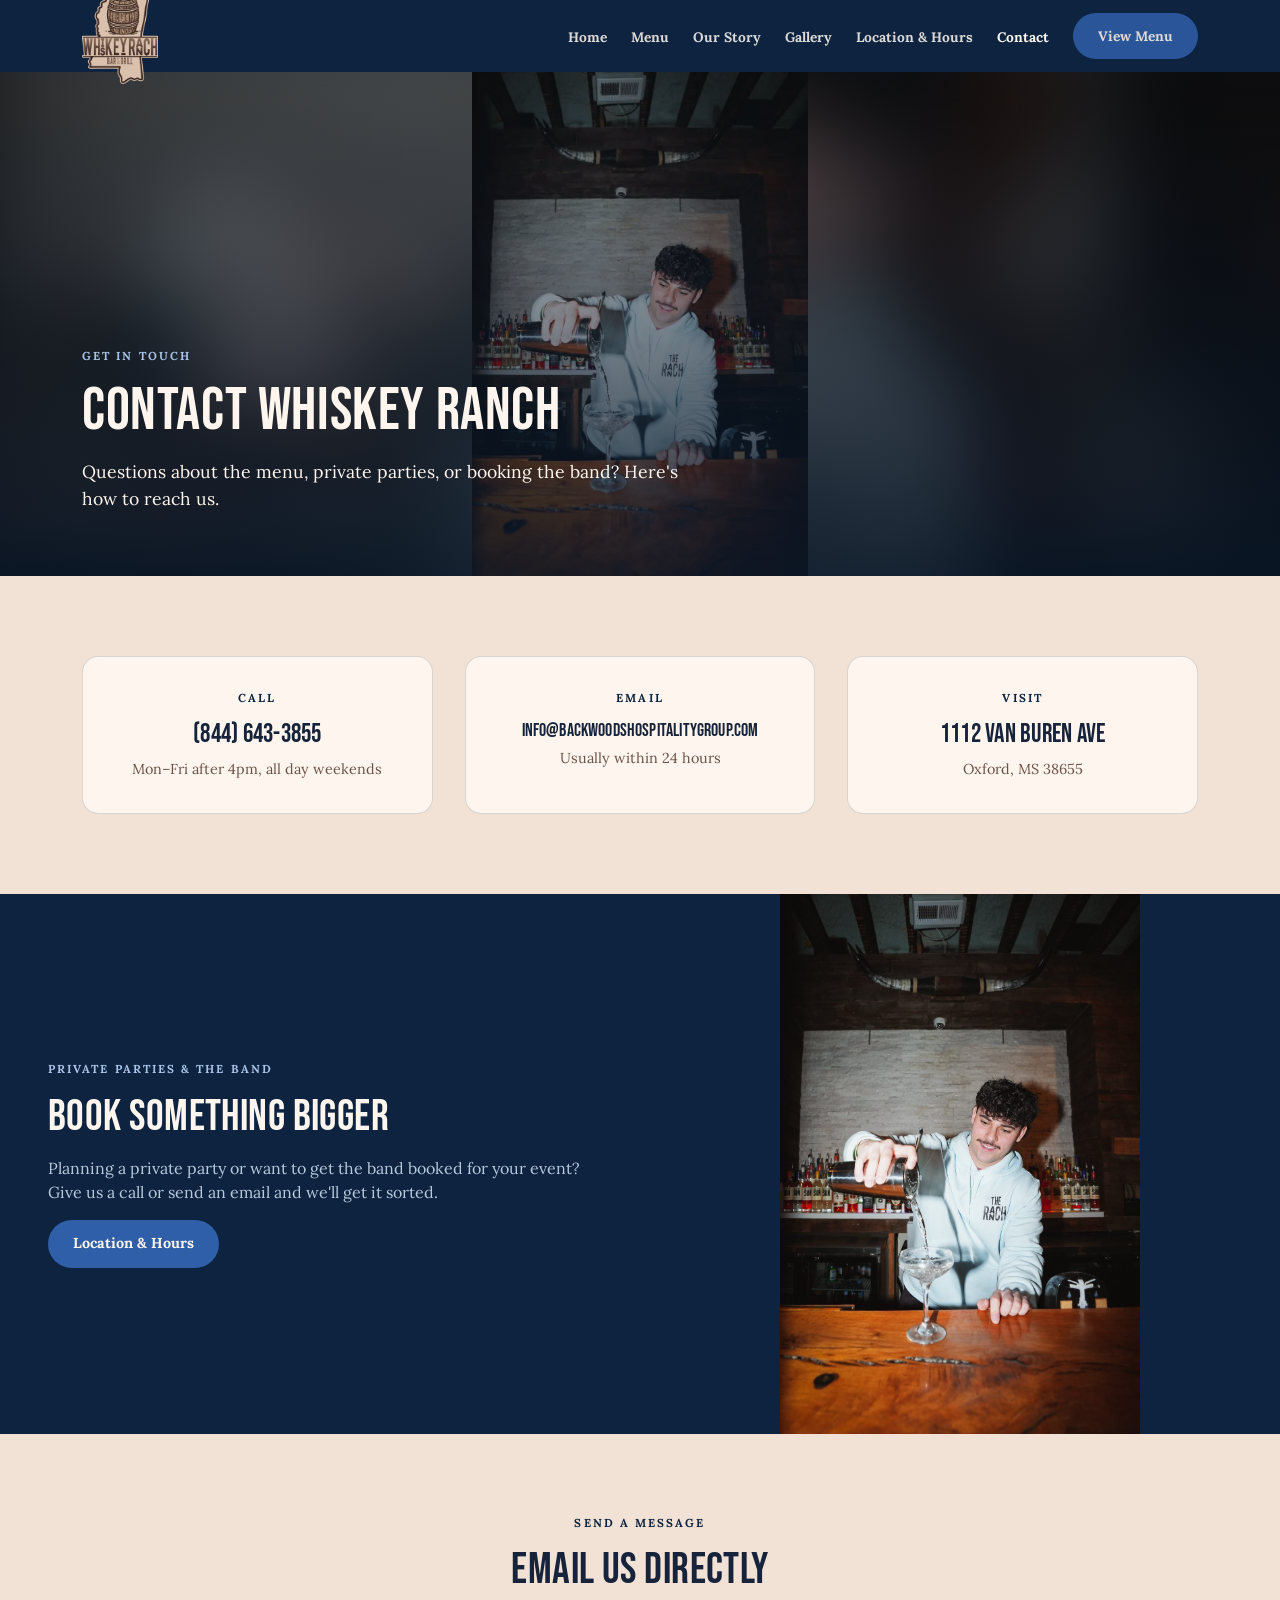
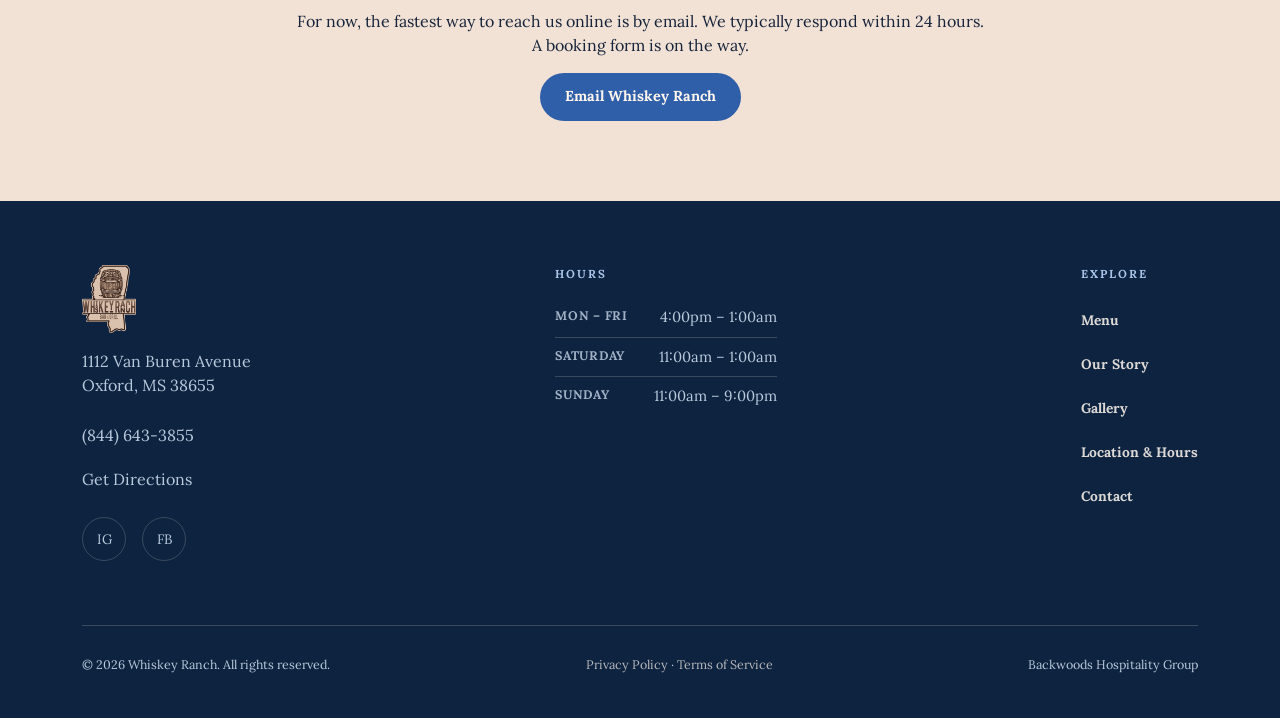
<file: contact.html>
<!DOCTYPE html>
<html lang="en">
<head>
  <meta charset="UTF-8">
  <meta name="viewport" content="width=device-width, initial-scale=1.0">
  <title>Contact | Whiskey Ranch Bar &amp; Grill in Oxford, MS</title>
  <meta name="description" content="Call (844) 643-3855 or email Whiskey Ranch at 1112 Van Buren Avenue, Oxford, MS. Questions, private parties, and booking the band.">
  <link rel="canonical" href="https://www.whiskeyranchoxford.com/contact">
  <meta property="og:type" content="website">
  <meta property="og:site_name" content="Whiskey Ranch">
  <meta property="og:title" content="Contact | Whiskey Ranch Bar &amp; Grill in Oxford, MS">
  <meta property="og:description" content="Call (844) 643-3855 or email Whiskey Ranch at 1112 Van Buren Avenue, Oxford, MS. Questions, private parties, and booking the band.">
  <meta property="og:url" content="https://www.whiskeyranchoxford.com/contact">
  <meta property="og:image" content="https://www.whiskeyranchoxford.com/assets/gallery/bar-pour-martini.jpg">
  <meta name="twitter:card" content="summary_large_image">
  <meta name="twitter:title" content="Contact | Whiskey Ranch Bar &amp; Grill in Oxford, MS">
  <meta name="twitter:description" content="Call (844) 643-3855 or email Whiskey Ranch at 1112 Van Buren Avenue, Oxford, MS. Questions, private parties, and booking the band.">

  <link rel="icon" href="/favicon.ico" sizes="48x48">
  <link rel="icon" href="assets/brand/favicon-32.png" sizes="32x32" type="image/png">
  <link rel="apple-touch-icon" href="assets/brand/favicon-180.png">

  <link rel="preconnect" href="https://fonts.googleapis.com">
  <link rel="preconnect" href="https://fonts.gstatic.com" crossorigin>
  <link href="https://fonts.googleapis.com/css2?family=Bebas+Neue&family=Lora:ital,wght@0,400;0,600;0,700;1,400&display=swap" rel="stylesheet">
  <link rel="preload" as="image" href="assets/gallery/thumbs/bar-pour-martini.webp" type="image/webp" fetchpriority="high">

  <link rel="stylesheet" href="assets/css/styles.css">

  <script type="application/ld+json">
  {
    "@context": "https://schema.org",
    "@type": "BarOrPub",
    "@id": "https://www.whiskeyranchoxford.com/#business",
    "name": "Whiskey Ranch",
    "url": "https://www.whiskeyranchoxford.com/",
    "telephone": "+1-844-643-3855",
    "priceRange": "$$",
    "servesCuisine": [
      "American",
      "Bar Food",
      "Southern"
    ],
    "foundingDate": "2025-02",
    "parentOrganization": {
      "@type": "Organization",
      "name": "Backwoods Hospitality Group"
    },
    "address": {
      "@type": "PostalAddress",
      "streetAddress": "1112 Van Buren Avenue",
      "addressLocality": "Oxford",
      "addressRegion": "MS",
      "postalCode": "38655",
      "addressCountry": "US"
    },
    "geo": {
      "@type": "GeoCoordinates",
      "latitude": 34.36594,
      "longitude": -89.51945
    },
    "openingHoursSpecification": [
      {
        "@type": "OpeningHoursSpecification",
        "dayOfWeek": [
          "Monday",
          "Tuesday",
          "Wednesday",
          "Thursday",
          "Friday"
        ],
        "opens": "16:00",
        "closes": "01:00"
      },
      {
        "@type": "OpeningHoursSpecification",
        "dayOfWeek": "Saturday",
        "opens": "11:00",
        "closes": "01:00"
      },
      {
        "@type": "OpeningHoursSpecification",
        "dayOfWeek": "Sunday",
        "opens": "11:00",
        "closes": "21:00"
      }
    ],
    "sameAs": [
      "https://www.instagram.com/whiskeyranchoxford",
      "https://www.facebook.com/p/Whiskey-Ranch-Oxford-61575910010512/"
    ],
    "image": [
      "https://www.whiskeyranchoxford.com/assets/gallery/hero-old-fashioned-splash.jpg"
    ],
    "hasMenu": {
      "@id": "https://www.whiskeyranchoxford.com/menu#menu"
    }
  }
  </script>
  <script type="application/ld+json">
  {
    "@context": "https://schema.org",
    "@type": "BreadcrumbList",
    "itemListElement": [
      {
        "@type": "ListItem",
        "position": 1,
        "name": "Home",
        "item": "https://www.whiskeyranchoxford.com/"
      },
      {
        "@type": "ListItem",
        "position": 2,
        "name": "Contact",
        "item": "https://www.whiskeyranchoxford.com/contact"
      }
    ]
  }
  </script>
</head>
<body>

  <a href="#main" class="skip-link">Skip to content</a>
  <header class="site-header">
    <nav class="nav">
      <a href="/" class="nav-logo">
        <img src="assets/brand/whiskey-ranch-logo-200.png" alt="Whiskey Ranch Bar &amp; Grill" width="200" height="251">
      </a>
      <button class="nav-toggle" aria-label="Toggle navigation" aria-expanded="false" aria-controls="primary-nav">
        <span></span><span></span><span></span>
      </button>
      <ul class="nav-links" id="primary-nav">
        <li><a href="/">Home</a></li>
        <li><a href="menu">Menu</a></li>
        <li><a href="about">Our Story</a></li>
        <li><a href="gallery">Gallery</a></li>
        <li><a href="location">Location &amp; Hours</a></li>
        <li><a href="contact" aria-current="page">Contact</a></li>
        <li><a href="menu" class="btn btn-coral">View Menu</a></li>
      </ul>
    </nav>
  </header>

  <main id="main">

  <section class="page-banner">
    <div class="page-banner-bg" style="background-image:url('assets/gallery/bar-pour-martini.jpg'); background-image:image-set(url('assets/gallery/thumbs/bar-pour-martini.webp') type('image/webp'), url('assets/gallery/bar-pour-martini.jpg') type('image/jpeg'));"></div>
    <div class="page-banner-photo" style="background-image:url('assets/gallery/bar-pour-martini.jpg'); background-image:image-set(url('assets/gallery/thumbs/bar-pour-martini.webp') type('image/webp'), url('assets/gallery/bar-pour-martini.jpg') type('image/jpeg'));"></div>
    <div class="page-banner-scrim"></div>
    <div class="page-banner-content">
      <p class="label label-on-dark">Get In Touch</p>
      <h1>Contact Whiskey Ranch</h1>
      <p style="max-width:36em;font-size:1.1rem;">Questions about the menu, private parties, or booking the band? Here's how to reach us.</p>
    </div>
  </section>

  <section class="section section-cream">
    <div class="container reveal">
      <div class="card-flow">
        <div class="card text-center">
          <p class="label label-on-cream">Call</p>
          <h3 style="margin:0.4em 0;"><a href="tel:+18446433855">(844) 643-3855</a></h3>
          <p class="mb-0" style="font-size:0.9rem;color:var(--color-muted-on-cream);">Mon&ndash;Fri after 4pm, all day weekends</p>
        </div>
        <div class="card text-center">
          <p class="label label-on-cream">Email</p>
          <h3 style="margin:0.4em 0;font-size:1.1rem;word-break:break-word;"><a href="mailto:Info@backwoodshospitalitygroup.com">Info@backwoods<wbr>hospitalitygroup.com</a></h3>
          <p class="mb-0" style="font-size:0.9rem;color:var(--color-muted-on-cream);">Usually within 24 hours</p>
        </div>
        <div class="card text-center">
          <p class="label label-on-cream">Visit</p>
          <h3 style="margin:0.4em 0;">1112 Van Buren Ave</h3>
          <p class="mb-0" style="font-size:0.9rem;color:var(--color-muted-on-cream);">Oxford, MS 38655</p>
        </div>
      </div>
    </div>
  </section>

  <section class="story-split">
    <div class="story-split-copy reveal">
      <p class="label label-on-dark">Private Parties &amp; The Band</p>
      <h2>Book Something Bigger</h2>
      <p style="color:var(--color-muted-on-dark);">Planning a private party or want to get the band booked for your event? Give us a call or send an email and we'll get it sorted.</p>
      <a href="location" class="btn btn-coral" style="align-self:flex-start;">Location &amp; Hours</a>
    </div>
    <div class="story-split-photo" style="background-image:url('assets/gallery/bar-pour-martini.jpg'); background-color:var(--color-burgundy);"></div>
  </section>

  <section class="section section-cream">
    <div class="container narrow text-center reveal">
      <p class="label label-on-cream">Send A Message</p>
      <h2>Email Us Directly</h2>
      <p>For now, the fastest way to reach us online is by email. We typically respond within 24 hours. A booking form is on the way.</p>
      <a href="mailto:Info@backwoodshospitalitygroup.com" class="btn btn-coral">Email Whiskey Ranch</a>
    </div>
  </section>

  </main>

  <footer class="site-footer">
    <div class="container">
      <div class="footer-grid">
        <div>
          <a href="/" class="footer-logo">
            <img src="assets/brand/whiskey-ranch-logo-200.png" alt="Whiskey Ranch Bar &amp; Grill" width="200" height="251" loading="lazy" decoding="async">
          </a>
          <p>1112 Van Buren Avenue<br>Oxford, MS 38655</p>
          <p><a href="tel:+18446433855">(844) 643-3855</a></p>
          <p><a href="https://maps.google.com/?q=Whiskey+Ranch+1112+Van+Buren+Ave+Oxford+MS+38655" target="_blank" rel="noopener">Get Directions</a></p>
          <div class="footer-social">
            <a href="https://www.instagram.com/whiskeyranchoxford" aria-label="Whiskey Ranch on Instagram" target="_blank" rel="noopener">IG</a>
            <a href="https://www.facebook.com/p/Whiskey-Ranch-Oxford-61575910010512/" aria-label="Whiskey Ranch on Facebook" target="_blank" rel="noopener">FB</a>
          </div>
        </div>
        <div>
          <p class="label label-on-dark">Hours</p>
          <div class="hours-block">
            <div class="hours-row"><span class="hours-day">Mon &ndash; Fri</span><span>4:00pm &ndash; 1:00am</span></div>
            <div class="hours-row"><span class="hours-day">Saturday</span><span>11:00am &ndash; 1:00am</span></div>
            <div class="hours-row"><span class="hours-day">Sunday</span><span>11:00am &ndash; 9:00pm</span></div>
          </div>
        </div>
        <div>
          <p class="label label-on-dark">Explore</p>
          <ul class="footer-explore">
            <li><a href="menu">Menu</a></li>
            <li><a href="about">Our Story</a></li>
            <li><a href="gallery">Gallery</a></li>
            <li><a href="location">Location &amp; Hours</a></li>
            <li><a href="contact">Contact</a></li>
          </ul>
        </div>
      </div>
      <div class="footer-bottom">
        <span>&copy; 2026 Whiskey Ranch. All rights reserved.</span>
        <span class="footer-legal"><a href="privacy-policy">Privacy Policy</a> &middot; <a href="terms-of-service">Terms of Service</a></span>
        <span>Backwoods Hospitality Group</span>
      </div>
    </div>
  </footer>

  <div class="mobile-cta">
    <a href="tel:+18446433855" class="btn btn-coral">Call (844) 643-3855</a>
    <a href="https://maps.google.com/?q=Whiskey+Ranch+1112+Van+Buren+Ave+Oxford+MS+38655" class="btn btn-outline-dark" target="_blank" rel="noopener">Directions</a>
  </div>

  <script src="assets/js/main.js"></script>
</body>
</html>
</file>
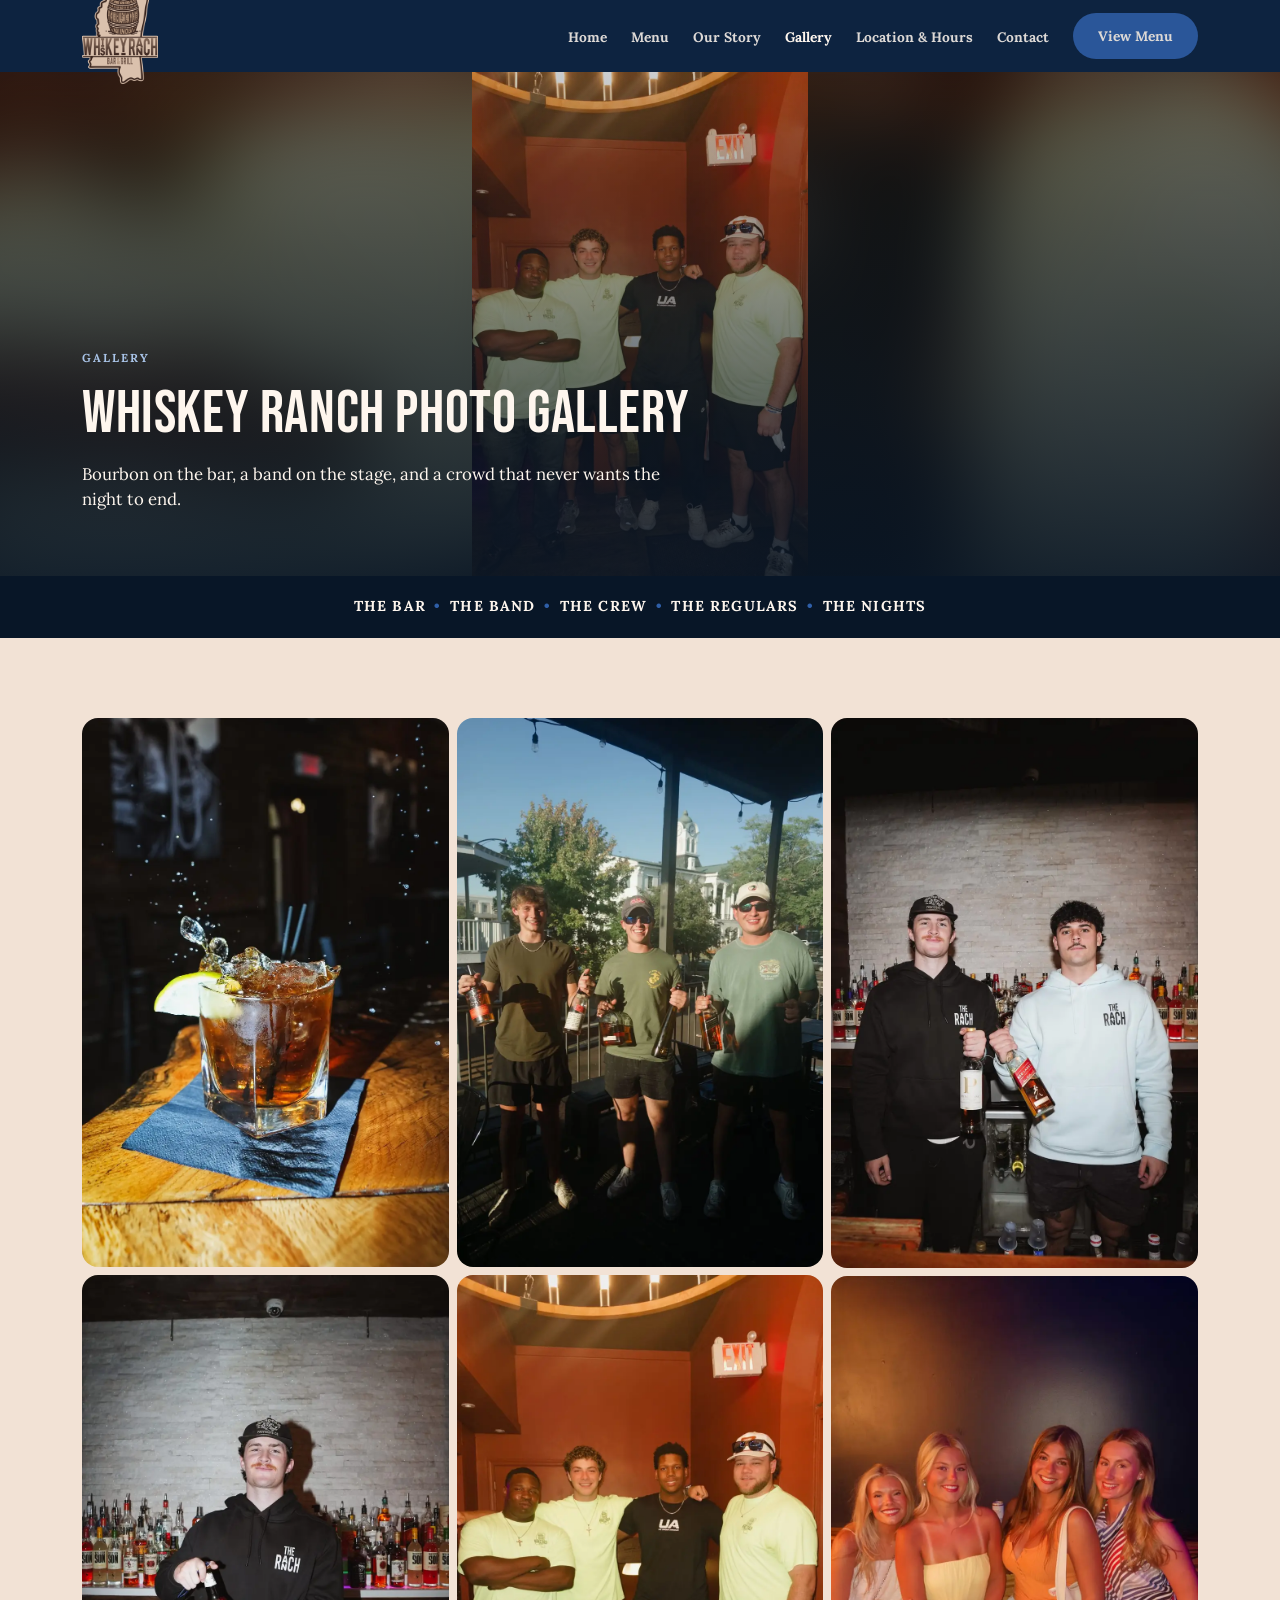
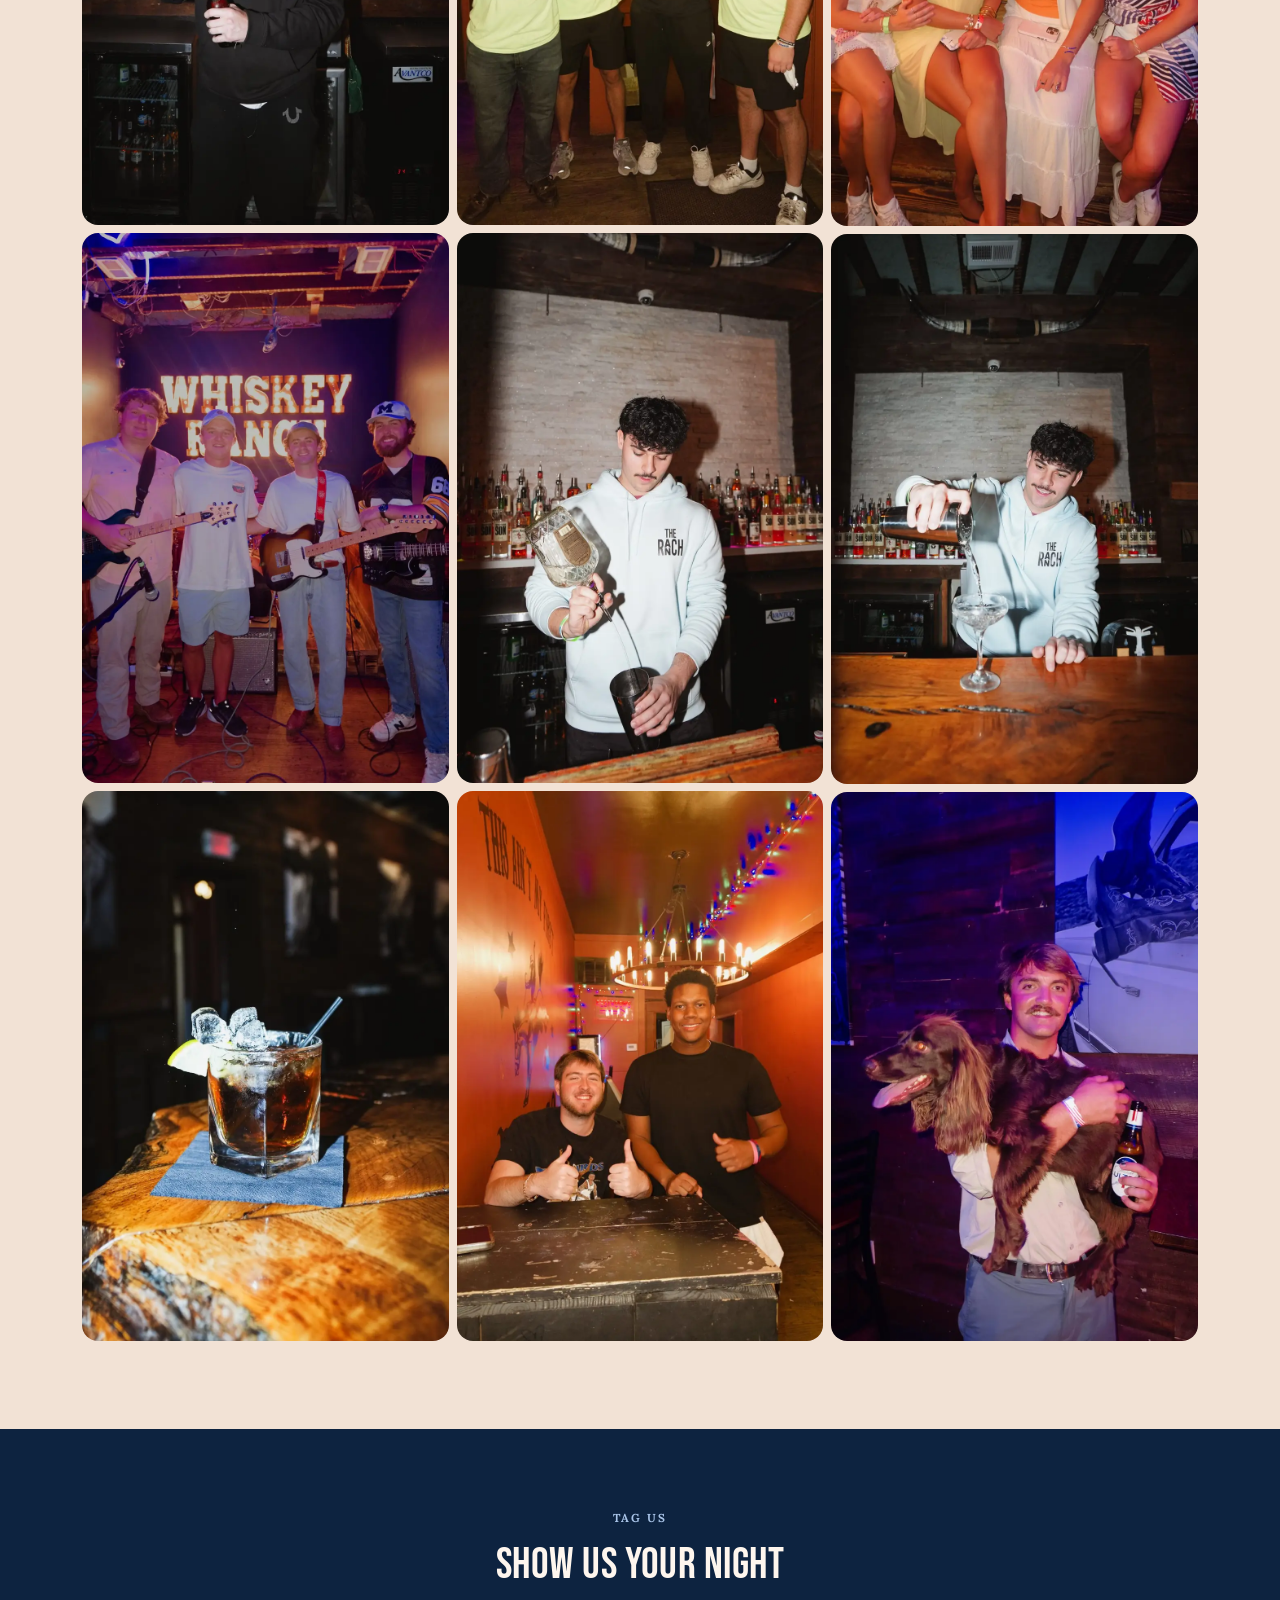
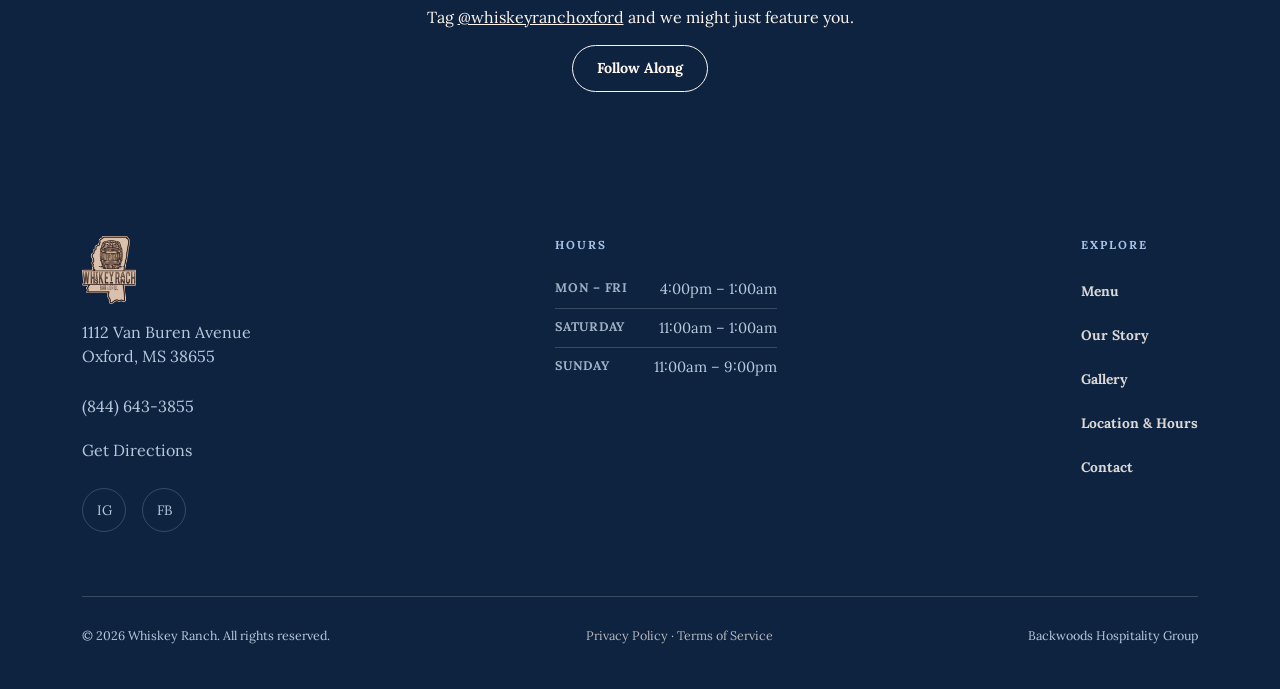
<file: gallery.html>
<!DOCTYPE html>
<html lang="en">
<head>
  <meta charset="UTF-8">
  <meta name="viewport" content="width=device-width, initial-scale=1.0">
  <title>Gallery | Whiskey Ranch Bar &amp; Grill in Oxford, MS</title>
  <meta name="description" content="Photos of Whiskey Ranch in Oxford, MS: bourbon pours, the live band, the patio on the Oxford Square, and the crowd that fills the bar at night.">
  <link rel="canonical" href="https://www.whiskeyranchoxford.com/gallery">
  <meta property="og:type" content="website">
  <meta property="og:site_name" content="Whiskey Ranch">
  <meta property="og:title" content="Gallery | Whiskey Ranch Bar &amp; Grill in Oxford, MS">
  <meta property="og:description" content="Photos of Whiskey Ranch in Oxford, MS: bourbon pours, the live band, the patio on the Oxford Square, and the crowd that fills the bar at night.">
  <meta property="og:url" content="https://www.whiskeyranchoxford.com/gallery">
  <meta property="og:image" content="https://www.whiskeyranchoxford.com/assets/gallery/live-music-band-stage.jpg">
  <meta name="twitter:card" content="summary_large_image">
  <meta name="twitter:title" content="Gallery | Whiskey Ranch Bar &amp; Grill in Oxford, MS">
  <meta name="twitter:description" content="Photos of Whiskey Ranch in Oxford, MS: bourbon pours, the live band, the patio on the Oxford Square, and the crowd that fills the bar at night.">

  <link rel="icon" href="/favicon.ico" sizes="48x48">
  <link rel="icon" href="assets/brand/favicon-32.png" sizes="32x32" type="image/png">
  <link rel="apple-touch-icon" href="assets/brand/favicon-180.png">

  <link rel="preconnect" href="https://fonts.googleapis.com">
  <link rel="preconnect" href="https://fonts.gstatic.com" crossorigin>
  <link href="https://fonts.googleapis.com/css2?family=Bebas+Neue&family=Lora:ital,wght@0,400;0,600;0,700;1,400&display=swap" rel="stylesheet">
  <link rel="preload" as="image" href="assets/gallery/thumbs/guests-neon-night.webp" type="image/webp" fetchpriority="high">

  <link rel="stylesheet" href="assets/css/styles.css">

  <script type="application/ld+json">
  {
    "@context": "https://schema.org",
    "@type": "BarOrPub",
    "@id": "https://www.whiskeyranchoxford.com/#business",
    "name": "Whiskey Ranch",
    "url": "https://www.whiskeyranchoxford.com/",
    "telephone": "+1-844-643-3855",
    "priceRange": "$$",
    "servesCuisine": [
      "American",
      "Bar Food",
      "Southern"
    ],
    "foundingDate": "2025-02",
    "parentOrganization": {
      "@type": "Organization",
      "name": "Backwoods Hospitality Group"
    },
    "address": {
      "@type": "PostalAddress",
      "streetAddress": "1112 Van Buren Avenue",
      "addressLocality": "Oxford",
      "addressRegion": "MS",
      "postalCode": "38655",
      "addressCountry": "US"
    },
    "geo": {
      "@type": "GeoCoordinates",
      "latitude": 34.36594,
      "longitude": -89.51945
    },
    "openingHoursSpecification": [
      {
        "@type": "OpeningHoursSpecification",
        "dayOfWeek": [
          "Monday",
          "Tuesday",
          "Wednesday",
          "Thursday",
          "Friday"
        ],
        "opens": "16:00",
        "closes": "01:00"
      },
      {
        "@type": "OpeningHoursSpecification",
        "dayOfWeek": "Saturday",
        "opens": "11:00",
        "closes": "01:00"
      },
      {
        "@type": "OpeningHoursSpecification",
        "dayOfWeek": "Sunday",
        "opens": "11:00",
        "closes": "21:00"
      }
    ],
    "sameAs": [
      "https://www.instagram.com/whiskeyranchoxford",
      "https://www.facebook.com/p/Whiskey-Ranch-Oxford-61575910010512/"
    ],
    "image": [
      "https://www.whiskeyranchoxford.com/assets/gallery/hero-old-fashioned-splash.jpg"
    ],
    "hasMenu": {
      "@id": "https://www.whiskeyranchoxford.com/menu#menu"
    }
  }
  </script>
  <script type="application/ld+json">
  {
    "@context": "https://schema.org",
    "@type": "BreadcrumbList",
    "itemListElement": [
      {
        "@type": "ListItem",
        "position": 1,
        "name": "Home",
        "item": "https://www.whiskeyranchoxford.com/"
      },
      {
        "@type": "ListItem",
        "position": 2,
        "name": "Gallery",
        "item": "https://www.whiskeyranchoxford.com/gallery"
      }
    ]
  }
  </script>
</head>
<body>

  <a href="#main" class="skip-link">Skip to content</a>
  <header class="site-header">
    <nav class="nav">
      <a href="/" class="nav-logo">
        <img src="assets/brand/whiskey-ranch-logo-200.png" alt="Whiskey Ranch Bar &amp; Grill" width="200" height="251">
      </a>
      <button class="nav-toggle" aria-label="Toggle navigation" aria-expanded="false" aria-controls="primary-nav">
        <span></span><span></span><span></span>
      </button>
      <ul class="nav-links" id="primary-nav">
        <li><a href="/">Home</a></li>
        <li><a href="menu">Menu</a></li>
        <li><a href="about">Our Story</a></li>
        <li><a href="gallery" aria-current="page">Gallery</a></li>
        <li><a href="location">Location &amp; Hours</a></li>
        <li><a href="contact">Contact</a></li>
        <li><a href="menu" class="btn btn-coral">View Menu</a></li>
      </ul>
    </nav>
  </header>

  <main id="main">

  <section class="page-banner">
    <div class="page-banner-bg" style="background-image:url('assets/gallery/guests-neon-night.jpg'); background-image:image-set(url('assets/gallery/thumbs/guests-neon-night.webp') type('image/webp'), url('assets/gallery/guests-neon-night.jpg') type('image/jpeg'));"></div>
    <div class="page-banner-photo" style="background-image:url('assets/gallery/guests-neon-night.jpg'); background-image:image-set(url('assets/gallery/thumbs/guests-neon-night.webp') type('image/webp'), url('assets/gallery/guests-neon-night.jpg') type('image/jpeg'));"></div>
    <div class="page-banner-scrim"></div>
    <div class="page-banner-content">
      <p class="label label-on-dark">Gallery</p>
      <h1>Whiskey Ranch Photo Gallery</h1>
      <p style="max-width:36em;font-size:1.05rem;">Bourbon on the bar, a band on the stage, and a crowd that never wants the night to end.</p>
    </div>
  </section>

  <div class="marquee-bar">
    <p>THE BAR<span class="dot">&bull;</span>THE BAND<span class="dot">&bull;</span>THE CREW<span class="dot">&bull;</span>THE REGULARS<span class="dot">&bull;</span>THE NIGHTS</p>
  </div>

  <section class="section section-cream">
    <div class="container reveal">
      <div class="masonry-grid">
        <div class="gallery-item">
          <img src="assets/gallery/thumbs/hero-old-fashioned-splash.webp" data-full="assets/gallery/hero-old-fashioned-splash.jpg" width="900" height="1349" decoding="async" alt="An old fashioned cocktail splashing on the bar at Whiskey Ranch">
        </div>
        <div class="gallery-item">
          <img src="assets/gallery/thumbs/team-bartender-portrait.webp" data-full="assets/gallery/team-bartender-portrait.jpg" width="900" height="1350" decoding="async" alt="A Whiskey Ranch bartender opening a bottle">
        </div>
        <div class="gallery-item">
          <img src="assets/gallery/thumbs/live-music-band-stage.webp" data-full="assets/gallery/live-music-band-stage.jpg" width="900" height="1350" decoding="async" alt="Live band performing on stage under the Whiskey Ranch sign">
        </div>
        <div class="gallery-item">
          <img src="assets/gallery/thumbs/cocktail-old-fashioned-close.webp" data-full="assets/gallery/cocktail-old-fashioned-close.jpg" width="900" height="1350" loading="lazy" decoding="async" alt="Close-up of an old fashioned cocktail with ice at Whiskey Ranch">
        </div>
        <div class="gallery-item">
          <img src="assets/gallery/thumbs/patio-oxford-square.webp" data-full="assets/gallery/patio-oxford-square.jpg" width="900" height="1349" loading="lazy" decoding="async" alt="Guests on the patio at Whiskey Ranch with the Oxford Square courthouse in view">
        </div>
        <div class="gallery-item">
          <img src="assets/gallery/thumbs/guests-neon-night.webp" data-full="assets/gallery/guests-neon-night.jpg" width="900" height="1350" loading="lazy" decoding="async" alt="Friends gathered at Whiskey Ranch at night">
        </div>
        <div class="gallery-item">
          <img src="assets/gallery/thumbs/bar-pour-bartender.webp" data-full="assets/gallery/bar-pour-bartender.jpg" width="900" height="1350" loading="lazy" decoding="async" alt="Bartender shaking a cocktail behind the bar at Whiskey Ranch">
        </div>
        <div class="gallery-item">
          <img src="assets/gallery/thumbs/entrance-mural-chandelier.webp" data-full="assets/gallery/entrance-mural-chandelier.jpg" width="900" height="1350" loading="lazy" decoding="async" alt="Guests at the hostess stand inside Whiskey Ranch">
        </div>
        <div class="gallery-item">
          <img src="assets/gallery/thumbs/team-bartenders-duo.webp" data-full="assets/gallery/team-bartenders-duo.jpg" width="900" height="1350" loading="lazy" decoding="async" alt="Two bartenders holding whiskey bottles behind the bar">
        </div>
        <div class="gallery-item">
          <img src="assets/gallery/thumbs/guests-friends-evening.webp" data-full="assets/gallery/guests-friends-evening.jpg" width="900" height="1350" loading="lazy" decoding="async" alt="Friends celebrating at Whiskey Ranch">
        </div>
        <div class="gallery-item">
          <img src="assets/gallery/thumbs/bar-pour-martini.webp" data-full="assets/gallery/bar-pour-martini.jpg" width="900" height="1350" loading="lazy" decoding="async" alt="Bartender pouring a cocktail into a glass on the wood bar top">
        </div>
        <div class="gallery-item">
          <img src="assets/gallery/thumbs/guest-with-dog-bar.webp" data-full="assets/gallery/guest-with-dog-bar.jpg" width="900" height="1349" loading="lazy" decoding="async" alt="A guest with a dog at the Whiskey Ranch bar">
        </div>
      </div>
    </div>
  </section>

  <section class="section section-dark">
    <div class="container text-center narrow reveal">
      <p class="label label-on-dark">Tag Us</p>
      <h2>Show Us Your Night</h2>
      <p>Tag <a href="https://www.instagram.com/whiskeyranchoxford" target="_blank" rel="noopener" style="text-decoration:underline;">@whiskeyranchoxford</a> and we might just feature you.</p>
      <a href="https://www.instagram.com/whiskeyranchoxford" class="btn btn-outline-dark" target="_blank" rel="noopener">Follow Along</a>
    </div>
  </section>

  </main>

  <footer class="site-footer">
    <div class="container">
      <div class="footer-grid">
        <div>
          <a href="/" class="footer-logo">
            <img src="assets/brand/whiskey-ranch-logo-200.png" alt="Whiskey Ranch Bar &amp; Grill" width="200" height="251" loading="lazy" decoding="async">
          </a>
          <p>1112 Van Buren Avenue<br>Oxford, MS 38655</p>
          <p><a href="tel:+18446433855">(844) 643-3855</a></p>
          <p><a href="https://maps.google.com/?q=Whiskey+Ranch+1112+Van+Buren+Ave+Oxford+MS+38655" target="_blank" rel="noopener">Get Directions</a></p>
          <div class="footer-social">
            <a href="https://www.instagram.com/whiskeyranchoxford" aria-label="Whiskey Ranch on Instagram" target="_blank" rel="noopener">IG</a>
            <a href="https://www.facebook.com/p/Whiskey-Ranch-Oxford-61575910010512/" aria-label="Whiskey Ranch on Facebook" target="_blank" rel="noopener">FB</a>
          </div>
        </div>
        <div>
          <p class="label label-on-dark">Hours</p>
          <div class="hours-block">
            <div class="hours-row"><span class="hours-day">Mon &ndash; Fri</span><span>4:00pm &ndash; 1:00am</span></div>
            <div class="hours-row"><span class="hours-day">Saturday</span><span>11:00am &ndash; 1:00am</span></div>
            <div class="hours-row"><span class="hours-day">Sunday</span><span>11:00am &ndash; 9:00pm</span></div>
          </div>
        </div>
        <div>
          <p class="label label-on-dark">Explore</p>
          <ul class="footer-explore">
            <li><a href="menu">Menu</a></li>
            <li><a href="about">Our Story</a></li>
            <li><a href="gallery">Gallery</a></li>
            <li><a href="location">Location &amp; Hours</a></li>
            <li><a href="contact">Contact</a></li>
          </ul>
        </div>
      </div>
      <div class="footer-bottom">
        <span>&copy; 2026 Whiskey Ranch. All rights reserved.</span>
        <span class="footer-legal"><a href="privacy-policy">Privacy Policy</a> &middot; <a href="terms-of-service">Terms of Service</a></span>
        <span>Backwoods Hospitality Group</span>
      </div>
    </div>
  </footer>

  <div class="mobile-cta">
    <a href="tel:+18446433855" class="btn btn-coral">Call (844) 643-3855</a>
    <a href="https://maps.google.com/?q=Whiskey+Ranch+1112+Van+Buren+Ave+Oxford+MS+38655" class="btn btn-outline-dark" target="_blank" rel="noopener">Directions</a>
  </div>

  <div class="lightbox">
    <button class="lightbox-close" aria-label="Close image">&times;</button>
    <img src="[data-uri]" alt="Enlarged Whiskey Ranch gallery photo">
  </div>

  <script src="assets/js/main.js"></script>
</body>
</html>
</file>
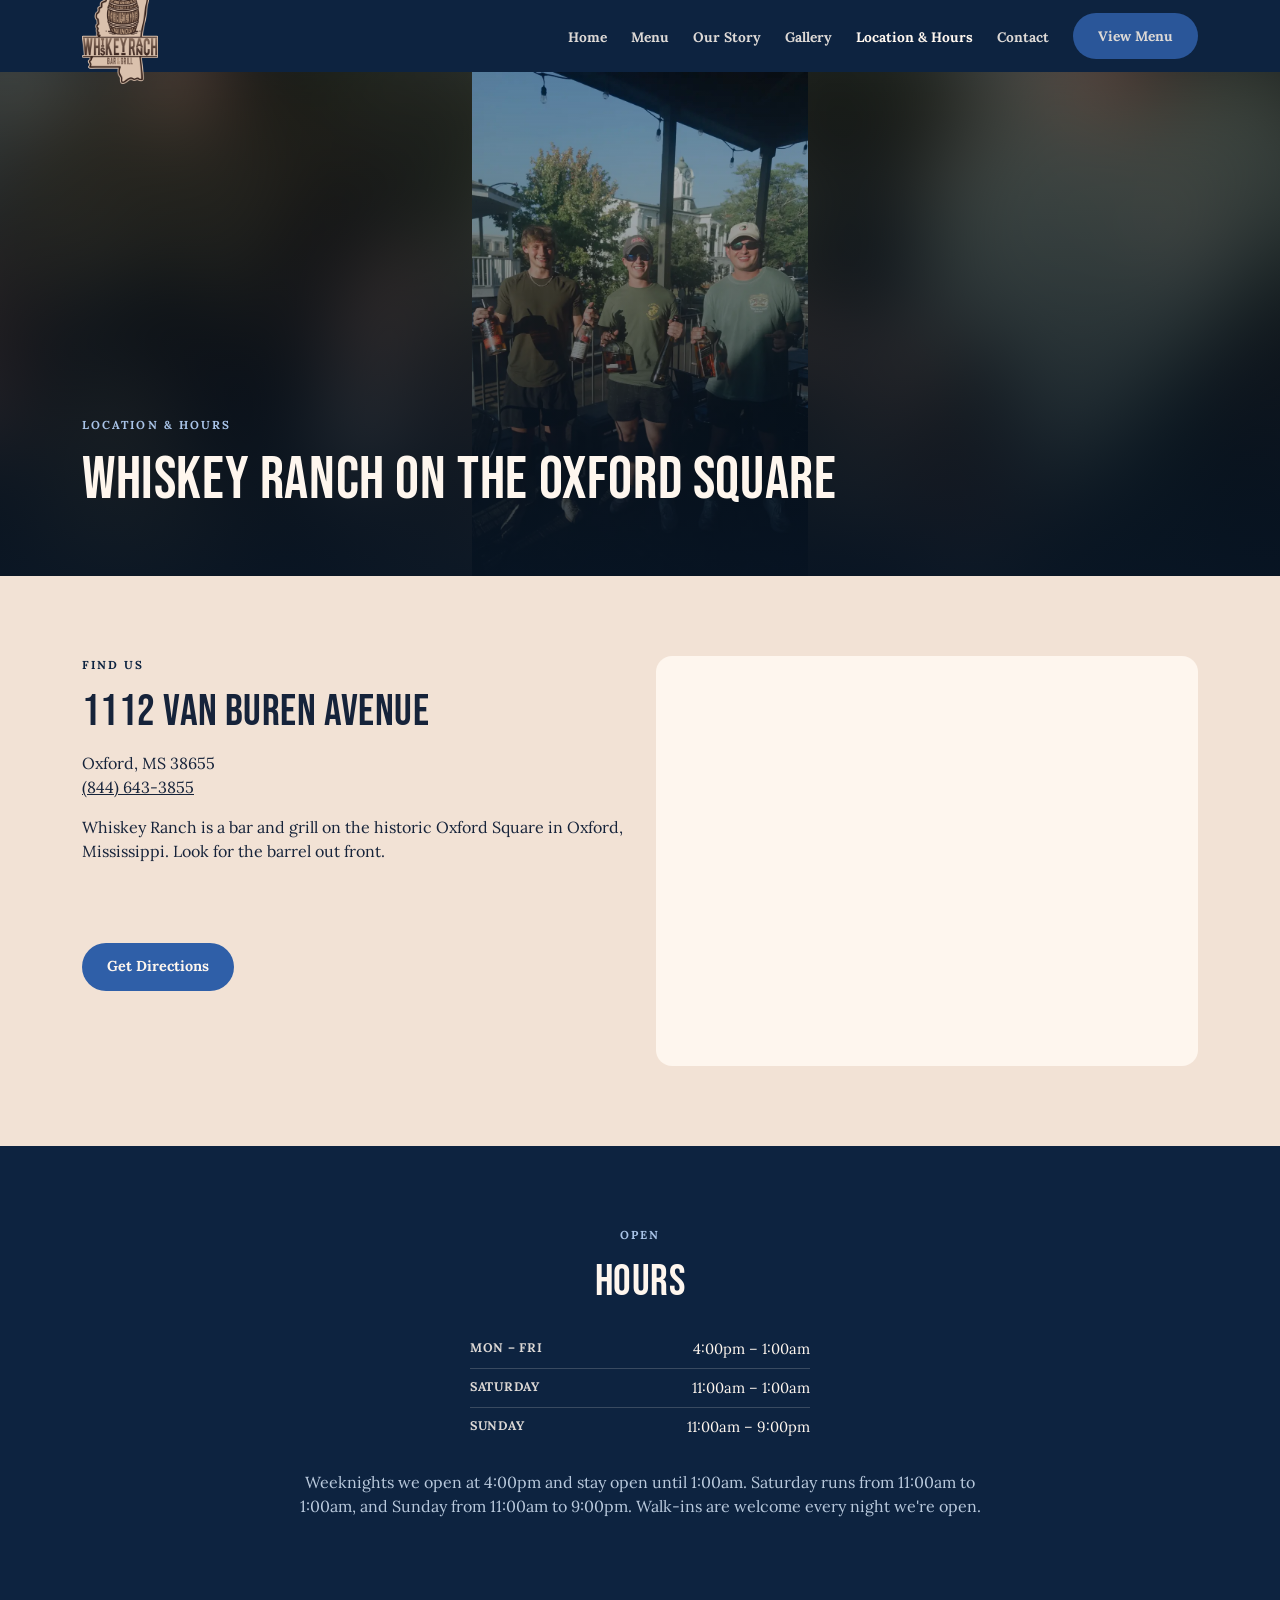
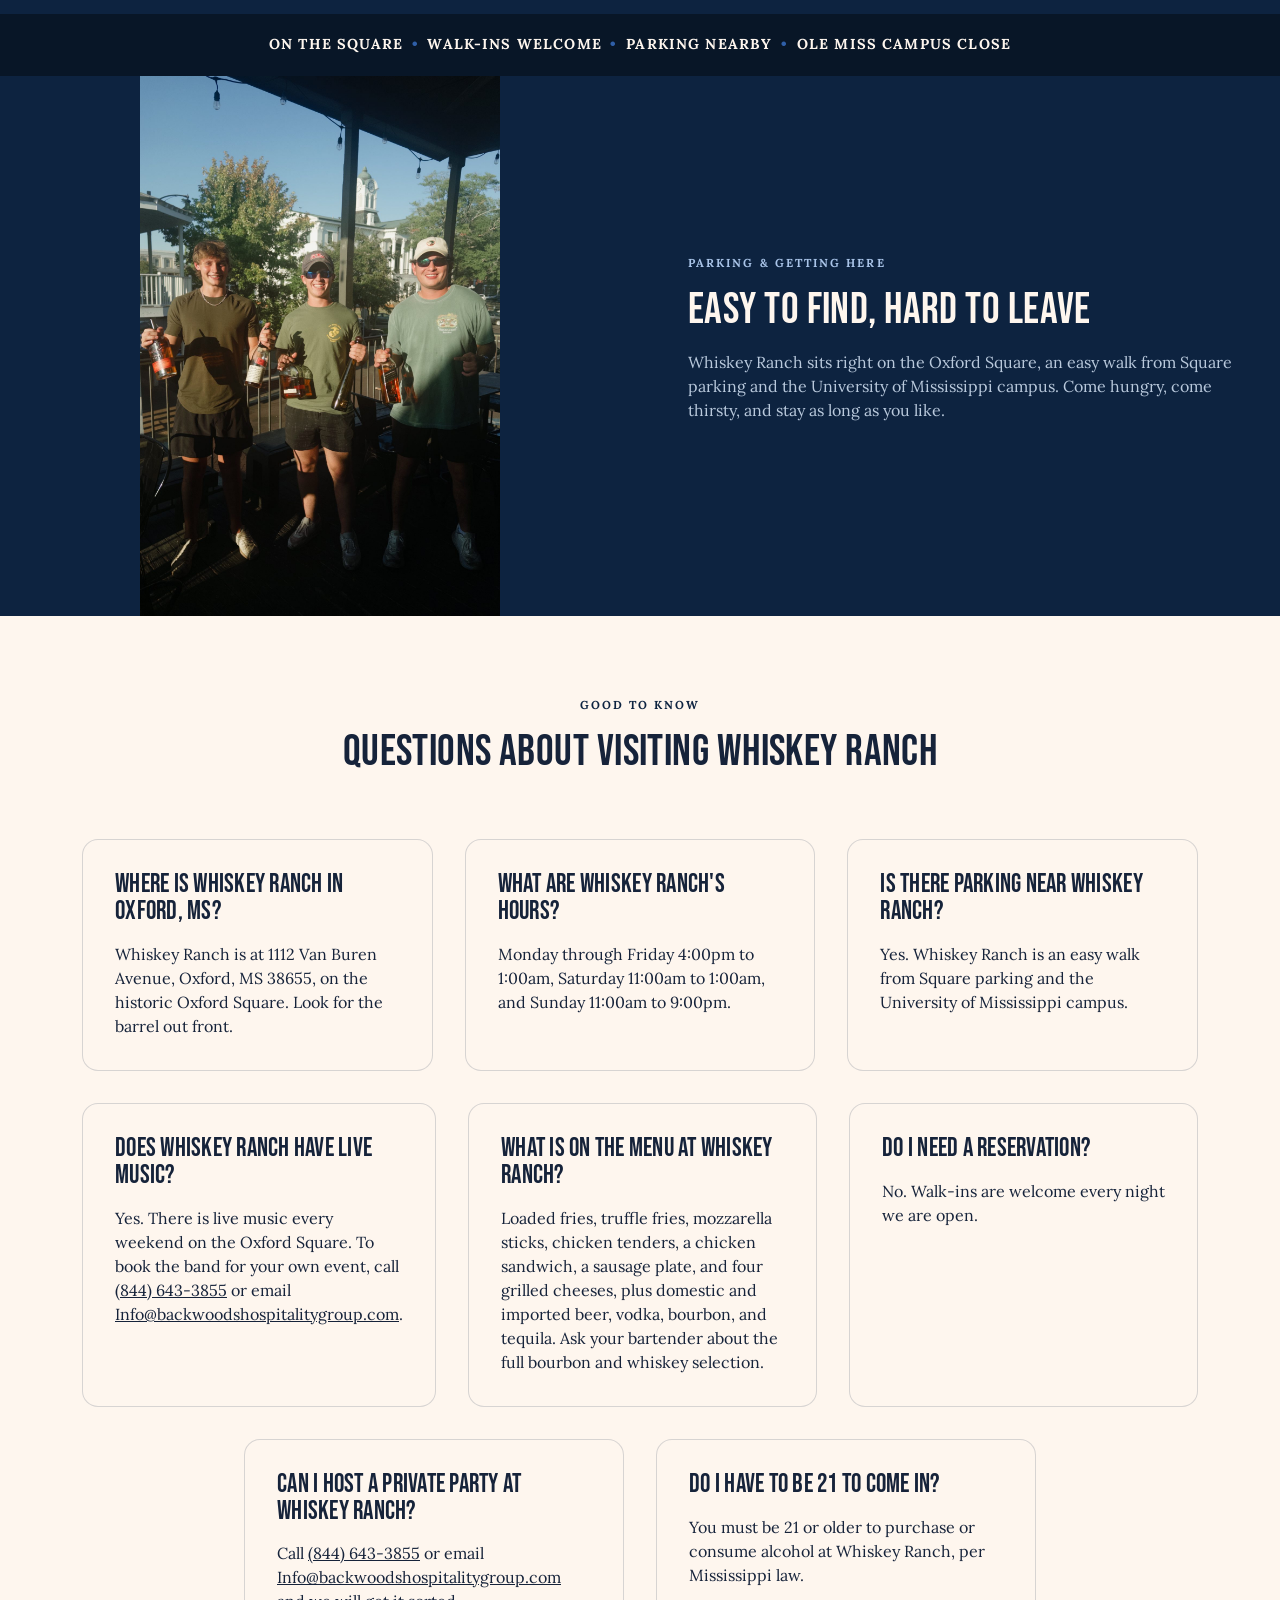
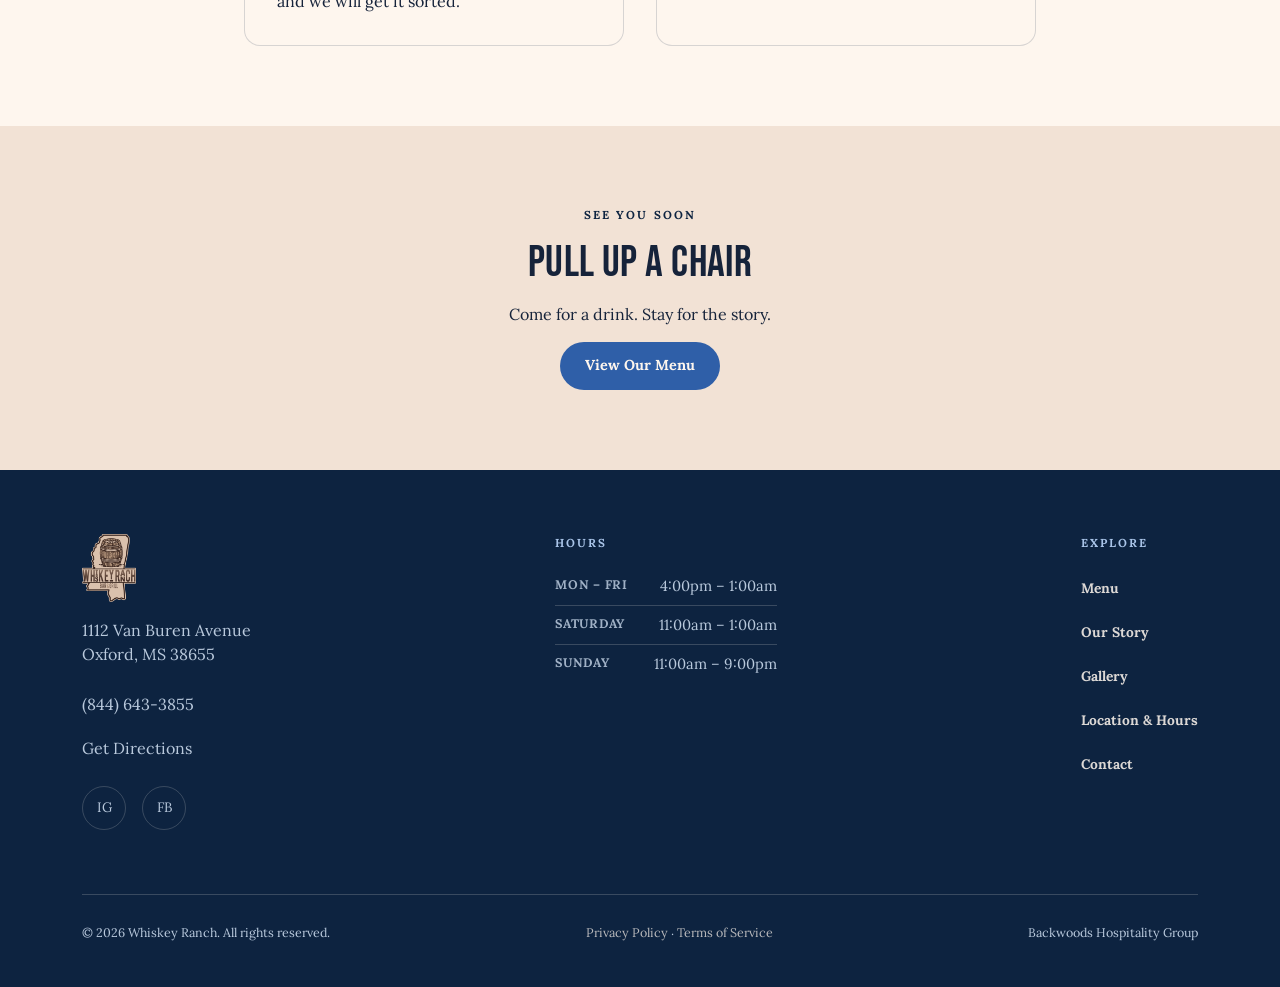
<file: location.html>
<!DOCTYPE html>
<html lang="en">
<head>
  <meta charset="UTF-8">
  <meta name="viewport" content="width=device-width, initial-scale=1.0">
  <title>Hours &amp; Location | Whiskey Ranch | Oxford, MS</title>
  <meta name="description" content="Whiskey Ranch is at 1112 Van Buren Avenue on the Oxford Square, Oxford, MS. Open Mon-Fri 4pm-1am, Sat 11am-1am, Sun 11am-9pm. Directions and FAQ.">
  <link rel="canonical" href="https://www.whiskeyranchoxford.com/location">
  <meta property="og:type" content="website">
  <meta property="og:site_name" content="Whiskey Ranch">
  <meta property="og:title" content="Hours &amp; Location | Whiskey Ranch | Oxford, MS">
  <meta property="og:description" content="Whiskey Ranch is at 1112 Van Buren Avenue on the Oxford Square, Oxford, MS. Open Mon-Fri 4pm-1am, Sat 11am-1am, Sun 11am-9pm. Directions and FAQ.">
  <meta property="og:url" content="https://www.whiskeyranchoxford.com/location">
  <meta property="og:image" content="https://www.whiskeyranchoxford.com/assets/gallery/patio-oxford-square.jpg">
  <meta name="twitter:card" content="summary_large_image">
  <meta name="twitter:title" content="Hours &amp; Location | Whiskey Ranch | Oxford, MS">
  <meta name="twitter:description" content="Whiskey Ranch is at 1112 Van Buren Avenue on the Oxford Square, Oxford, MS. Open Mon-Fri 4pm-1am, Sat 11am-1am, Sun 11am-9pm. Directions and FAQ.">

  <link rel="icon" href="/favicon.ico" sizes="48x48">
  <link rel="icon" href="assets/brand/favicon-32.png" sizes="32x32" type="image/png">
  <link rel="apple-touch-icon" href="assets/brand/favicon-180.png">

  <link rel="preconnect" href="https://fonts.googleapis.com">
  <link rel="preconnect" href="https://fonts.gstatic.com" crossorigin>
  <link href="https://fonts.googleapis.com/css2?family=Bebas+Neue&family=Lora:ital,wght@0,400;0,600;0,700;1,400&display=swap" rel="stylesheet">
  <link rel="preload" as="image" href="assets/gallery/thumbs/patio-oxford-square.webp" type="image/webp" fetchpriority="high">

  <link rel="stylesheet" href="assets/css/styles.css">

  <script type="application/ld+json">
  {
    "@context": "https://schema.org",
    "@type": "BarOrPub",
    "@id": "https://www.whiskeyranchoxford.com/#business",
    "name": "Whiskey Ranch",
    "url": "https://www.whiskeyranchoxford.com/",
    "telephone": "+1-844-643-3855",
    "priceRange": "$$",
    "servesCuisine": [
      "American",
      "Bar Food",
      "Southern"
    ],
    "foundingDate": "2025-02",
    "parentOrganization": {
      "@type": "Organization",
      "name": "Backwoods Hospitality Group"
    },
    "address": {
      "@type": "PostalAddress",
      "streetAddress": "1112 Van Buren Avenue",
      "addressLocality": "Oxford",
      "addressRegion": "MS",
      "postalCode": "38655",
      "addressCountry": "US"
    },
    "geo": {
      "@type": "GeoCoordinates",
      "latitude": 34.36594,
      "longitude": -89.51945
    },
    "openingHoursSpecification": [
      {
        "@type": "OpeningHoursSpecification",
        "dayOfWeek": [
          "Monday",
          "Tuesday",
          "Wednesday",
          "Thursday",
          "Friday"
        ],
        "opens": "16:00",
        "closes": "01:00"
      },
      {
        "@type": "OpeningHoursSpecification",
        "dayOfWeek": "Saturday",
        "opens": "11:00",
        "closes": "01:00"
      },
      {
        "@type": "OpeningHoursSpecification",
        "dayOfWeek": "Sunday",
        "opens": "11:00",
        "closes": "21:00"
      }
    ],
    "sameAs": [
      "https://www.instagram.com/whiskeyranchoxford",
      "https://www.facebook.com/p/Whiskey-Ranch-Oxford-61575910010512/"
    ],
    "image": [
      "https://www.whiskeyranchoxford.com/assets/gallery/hero-old-fashioned-splash.jpg"
    ],
    "hasMenu": {
      "@id": "https://www.whiskeyranchoxford.com/menu#menu"
    }
  }
  </script>
  <script type="application/ld+json">
  {
    "@context": "https://schema.org",
    "@type": "FAQPage",
    "mainEntity": [
      {
        "@type": "Question",
        "name": "Where is Whiskey Ranch in Oxford, MS?",
        "acceptedAnswer": {
          "@type": "Answer",
          "text": "Whiskey Ranch is at 1112 Van Buren Avenue, Oxford, MS 38655, on the historic Oxford Square. Look for the barrel out front."
        }
      },
      {
        "@type": "Question",
        "name": "What are Whiskey Ranch's hours?",
        "acceptedAnswer": {
          "@type": "Answer",
          "text": "Monday through Friday 4:00pm to 1:00am, Saturday 11:00am to 1:00am, and Sunday 11:00am to 9:00pm."
        }
      },
      {
        "@type": "Question",
        "name": "Is there parking near Whiskey Ranch?",
        "acceptedAnswer": {
          "@type": "Answer",
          "text": "Yes. Whiskey Ranch is an easy walk from Square parking and the University of Mississippi campus."
        }
      },
      {
        "@type": "Question",
        "name": "Does Whiskey Ranch have live music?",
        "acceptedAnswer": {
          "@type": "Answer",
          "text": "Yes. There is live music every weekend on the Oxford Square. To book the band for your own event, call (844) 643-3855 or email Info@backwoodshospitalitygroup.com."
        }
      },
      {
        "@type": "Question",
        "name": "What is on the menu at Whiskey Ranch?",
        "acceptedAnswer": {
          "@type": "Answer",
          "text": "Loaded fries, truffle fries, mozzarella sticks, chicken tenders, a chicken sandwich, a sausage plate, and four grilled cheeses, plus domestic and imported beer, vodka, bourbon, and tequila. Ask your bartender about the full bourbon and whiskey selection."
        }
      },
      {
        "@type": "Question",
        "name": "Do I need a reservation?",
        "acceptedAnswer": {
          "@type": "Answer",
          "text": "No. Walk-ins are welcome every night we are open."
        }
      },
      {
        "@type": "Question",
        "name": "Can I host a private party at Whiskey Ranch?",
        "acceptedAnswer": {
          "@type": "Answer",
          "text": "Call (844) 643-3855 or email Info@backwoodshospitalitygroup.com and we will get it sorted."
        }
      },
      {
        "@type": "Question",
        "name": "Do I have to be 21 to come in?",
        "acceptedAnswer": {
          "@type": "Answer",
          "text": "You must be 21 or older to purchase or consume alcohol at Whiskey Ranch, per Mississippi law."
        }
      }
    ]
  }
  </script>
  <script type="application/ld+json">
  {
    "@context": "https://schema.org",
    "@type": "BreadcrumbList",
    "itemListElement": [
      {
        "@type": "ListItem",
        "position": 1,
        "name": "Home",
        "item": "https://www.whiskeyranchoxford.com/"
      },
      {
        "@type": "ListItem",
        "position": 2,
        "name": "Location & Hours",
        "item": "https://www.whiskeyranchoxford.com/location"
      }
    ]
  }
  </script>
</head>
<body>

  <a href="#main" class="skip-link">Skip to content</a>
  <header class="site-header">
    <nav class="nav">
      <a href="/" class="nav-logo">
        <img src="assets/brand/whiskey-ranch-logo-200.png" alt="Whiskey Ranch Bar &amp; Grill" width="200" height="251">
      </a>
      <button class="nav-toggle" aria-label="Toggle navigation" aria-expanded="false" aria-controls="primary-nav">
        <span></span><span></span><span></span>
      </button>
      <ul class="nav-links" id="primary-nav">
        <li><a href="/">Home</a></li>
        <li><a href="menu">Menu</a></li>
        <li><a href="about">Our Story</a></li>
        <li><a href="gallery">Gallery</a></li>
        <li><a href="location" aria-current="page">Location &amp; Hours</a></li>
        <li><a href="contact">Contact</a></li>
        <li><a href="menu" class="btn btn-coral">View Menu</a></li>
      </ul>
    </nav>
  </header>

  <main id="main">

  <section class="page-banner">
    <div class="page-banner-bg" style="background-image:url('assets/gallery/patio-oxford-square.jpg'); background-image:image-set(url('assets/gallery/thumbs/patio-oxford-square.webp') type('image/webp'), url('assets/gallery/patio-oxford-square.jpg') type('image/jpeg'));"></div>
    <div class="page-banner-photo" style="background-image:url('assets/gallery/patio-oxford-square.jpg'); background-image:image-set(url('assets/gallery/thumbs/patio-oxford-square.webp') type('image/webp'), url('assets/gallery/patio-oxford-square.jpg') type('image/jpeg'));"></div>
    <div class="page-banner-scrim"></div>
    <div class="page-banner-content">
      <p class="label label-on-dark">Location &amp; Hours</p>
      <h1>Whiskey Ranch On The Oxford Square</h1>
    </div>
  </section>

  <section class="section section-cream">
    <div class="container">
      <div class="grid grid-2">
        <div class="reveal">
          <p class="label label-on-cream">Find Us</p>
          <h2>1112 Van Buren Avenue</h2>
          <p>Oxford, MS 38655<br><a href="tel:+18446433855" style="text-decoration:underline;">(844) 643-3855</a></p>
          <p style="margin-top:var(--space-16);">Whiskey Ranch is a bar and grill on the historic Oxford Square in Oxford, Mississippi. Look for the barrel out front.</p>
          <a href="https://maps.google.com/?q=Whiskey+Ranch+1112+Van+Buren+Ave+Oxford+MS+38655" class="btn btn-coral mt-lg" target="_blank" rel="noopener">Get Directions</a>
        </div>
        <div class="reveal reveal-2 framed-photo">
          <iframe
            title="Map to Whiskey Ranch, 1112 Van Buren Avenue, Oxford, MS 38655"
            src="https://maps.google.com/maps?q=1112%20Van%20Buren%20Ave%2C%20Oxford%2C%20MS%2038655&t=&z=15&ie=UTF8&iwloc=&output=embed"
            width="100%" height="380" style="border:0;border-radius:10px;filter:grayscale(0.15) contrast(1.05);" loading="lazy" referrerpolicy="no-referrer-when-downgrade">
          </iframe>
        </div>
      </div>
    </div>
  </section>

  <section class="section section-dark">
    <div class="container narrow text-center reveal">
      <p class="label label-on-dark">Open</p>
      <h2>Hours</h2>
      <div class="hours-block" style="max-width:340px;margin:var(--space-24) auto 0;">
        <div class="hours-row"><span class="hours-day">Mon &ndash; Fri</span><span>4:00pm &ndash; 1:00am</span></div>
        <div class="hours-row"><span class="hours-day">Saturday</span><span>11:00am &ndash; 1:00am</span></div>
        <div class="hours-row"><span class="hours-day">Sunday</span><span>11:00am &ndash; 9:00pm</span></div>
      </div>
      <p style="color:var(--color-muted-on-dark);margin-top:var(--space-24);">Weeknights we open at 4:00pm and stay open until 1:00am. Saturday runs from 11:00am to 1:00am, and Sunday from 11:00am to 9:00pm. Walk-ins are welcome every night we're open.</p>
    </div>
  </section>

  <div class="marquee-bar">
    <p>ON THE SQUARE<span class="dot">&bull;</span>WALK-INS WELCOME<span class="dot">&bull;</span>PARKING NEARBY<span class="dot">&bull;</span>OLE MISS CAMPUS CLOSE</p>
  </div>

  <section class="story-split">
    <div class="story-split-photo" style="background-image:url('assets/gallery/patio-oxford-square.jpg'); background-color:var(--color-burgundy);"></div>
    <div class="story-split-copy reveal">
      <p class="label label-on-dark">Parking &amp; Getting Here</p>
      <h2>Easy To Find, Hard To Leave</h2>
      <p style="color:var(--color-muted-on-dark);">Whiskey Ranch sits right on the Oxford Square, an easy walk from Square parking and the University of Mississippi campus. Come hungry, come thirsty, and stay as long as you like.</p>
    </div>
  </section>

  <section class="section section-soft">
    <div class="container reveal">
      <p class="label label-on-cream text-center" style="display:block;">Good To Know</p>
      <h2 class="text-center">Questions About Visiting Whiskey Ranch</h2>
      <div class="card-flow mt-lg">
        <div class="card">
          <h3>Where is Whiskey Ranch in Oxford, MS?</h3>
          <p class="mb-0">Whiskey Ranch is at 1112 Van Buren Avenue, Oxford, MS 38655, on the historic Oxford Square. Look for the barrel out front.</p>
        </div>
        <div class="card">
          <h3>What are Whiskey Ranch's hours?</h3>
          <p class="mb-0">Monday through Friday 4:00pm to 1:00am, Saturday 11:00am to 1:00am, and Sunday 11:00am to 9:00pm.</p>
        </div>
        <div class="card">
          <h3>Is there parking near Whiskey Ranch?</h3>
          <p class="mb-0">Yes. Whiskey Ranch is an easy walk from Square parking and the University of Mississippi campus.</p>
        </div>
        <div class="card">
          <h3>Does Whiskey Ranch have live music?</h3>
          <p class="mb-0">Yes. There is live music every weekend on the Oxford Square. To book the band for your own event, call <a href="tel:+18446433855" style="text-decoration:underline;">(844) 643-3855</a> or email <a href="mailto:Info@backwoodshospitalitygroup.com" style="text-decoration:underline;">Info@backwoodshospitalitygroup.com</a>.</p>
        </div>
        <div class="card">
          <h3>What is on the menu at Whiskey Ranch?</h3>
          <p class="mb-0">Loaded fries, truffle fries, mozzarella sticks, chicken tenders, a chicken sandwich, a sausage plate, and four grilled cheeses, plus domestic and imported beer, vodka, bourbon, and tequila. Ask your bartender about the full bourbon and whiskey selection.</p>
        </div>
        <div class="card">
          <h3>Do I need a reservation?</h3>
          <p class="mb-0">No. Walk-ins are welcome every night we are open.</p>
        </div>
        <div class="card">
          <h3>Can I host a private party at Whiskey Ranch?</h3>
          <p class="mb-0">Call <a href="tel:+18446433855" style="text-decoration:underline;">(844) 643-3855</a> or email <a href="mailto:Info@backwoodshospitalitygroup.com" style="text-decoration:underline;">Info@backwoodshospitalitygroup.com</a> and we will get it sorted.</p>
        </div>
        <div class="card">
          <h3>Do I have to be 21 to come in?</h3>
          <p class="mb-0">You must be 21 or older to purchase or consume alcohol at Whiskey Ranch, per Mississippi law.</p>
        </div>
      </div>
    </div>
  </section>

  <section class="section section-cream">
    <div class="container text-center narrow reveal">
      <p class="label label-on-cream">See You Soon</p>
      <h2>Pull Up A Chair</h2>
      <p>Come for a drink. Stay for the story.</p>
      <a href="menu" class="btn btn-coral">View Our Menu</a>
    </div>
  </section>

  </main>

  <footer class="site-footer">
    <div class="container">
      <div class="footer-grid">
        <div>
          <a href="/" class="footer-logo">
            <img src="assets/brand/whiskey-ranch-logo-200.png" alt="Whiskey Ranch Bar &amp; Grill" width="200" height="251" loading="lazy" decoding="async">
          </a>
          <p>1112 Van Buren Avenue<br>Oxford, MS 38655</p>
          <p><a href="tel:+18446433855">(844) 643-3855</a></p>
          <p><a href="https://maps.google.com/?q=Whiskey+Ranch+1112+Van+Buren+Ave+Oxford+MS+38655" target="_blank" rel="noopener">Get Directions</a></p>
          <div class="footer-social">
            <a href="https://www.instagram.com/whiskeyranchoxford" aria-label="Whiskey Ranch on Instagram" target="_blank" rel="noopener">IG</a>
            <a href="https://www.facebook.com/p/Whiskey-Ranch-Oxford-61575910010512/" aria-label="Whiskey Ranch on Facebook" target="_blank" rel="noopener">FB</a>
          </div>
        </div>
        <div>
          <p class="label label-on-dark">Hours</p>
          <div class="hours-block">
            <div class="hours-row"><span class="hours-day">Mon &ndash; Fri</span><span>4:00pm &ndash; 1:00am</span></div>
            <div class="hours-row"><span class="hours-day">Saturday</span><span>11:00am &ndash; 1:00am</span></div>
            <div class="hours-row"><span class="hours-day">Sunday</span><span>11:00am &ndash; 9:00pm</span></div>
          </div>
        </div>
        <div>
          <p class="label label-on-dark">Explore</p>
          <ul class="footer-explore">
            <li><a href="menu">Menu</a></li>
            <li><a href="about">Our Story</a></li>
            <li><a href="gallery">Gallery</a></li>
            <li><a href="location">Location &amp; Hours</a></li>
            <li><a href="contact">Contact</a></li>
          </ul>
        </div>
      </div>
      <div class="footer-bottom">
        <span>&copy; 2026 Whiskey Ranch. All rights reserved.</span>
        <span class="footer-legal"><a href="privacy-policy">Privacy Policy</a> &middot; <a href="terms-of-service">Terms of Service</a></span>
        <span>Backwoods Hospitality Group</span>
      </div>
    </div>
  </footer>

  <div class="mobile-cta">
    <a href="tel:+18446433855" class="btn btn-coral">Call (844) 643-3855</a>
    <a href="https://maps.google.com/?q=Whiskey+Ranch+1112+Van+Buren+Ave+Oxford+MS+38655" class="btn btn-outline-dark" target="_blank" rel="noopener">Directions</a>
  </div>

  <script src="assets/js/main.js"></script>
</body>
</html>
</file>
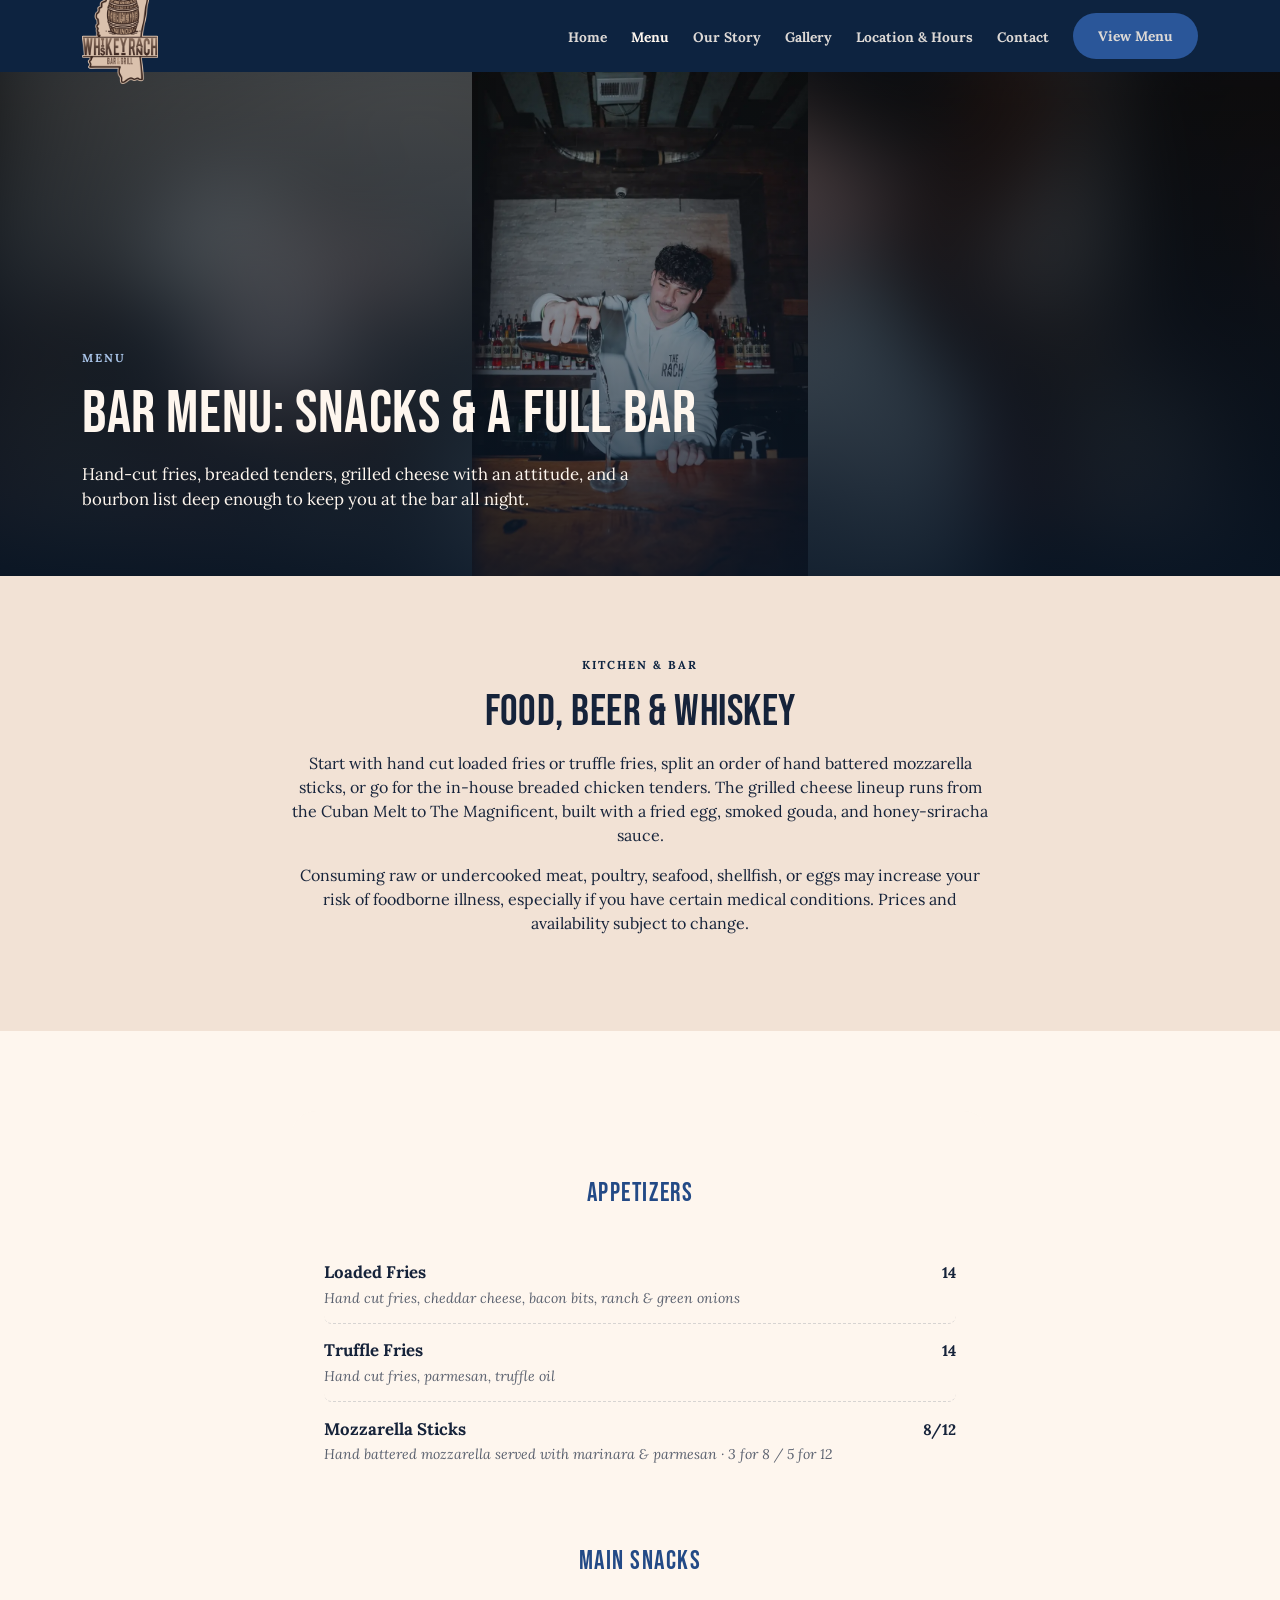
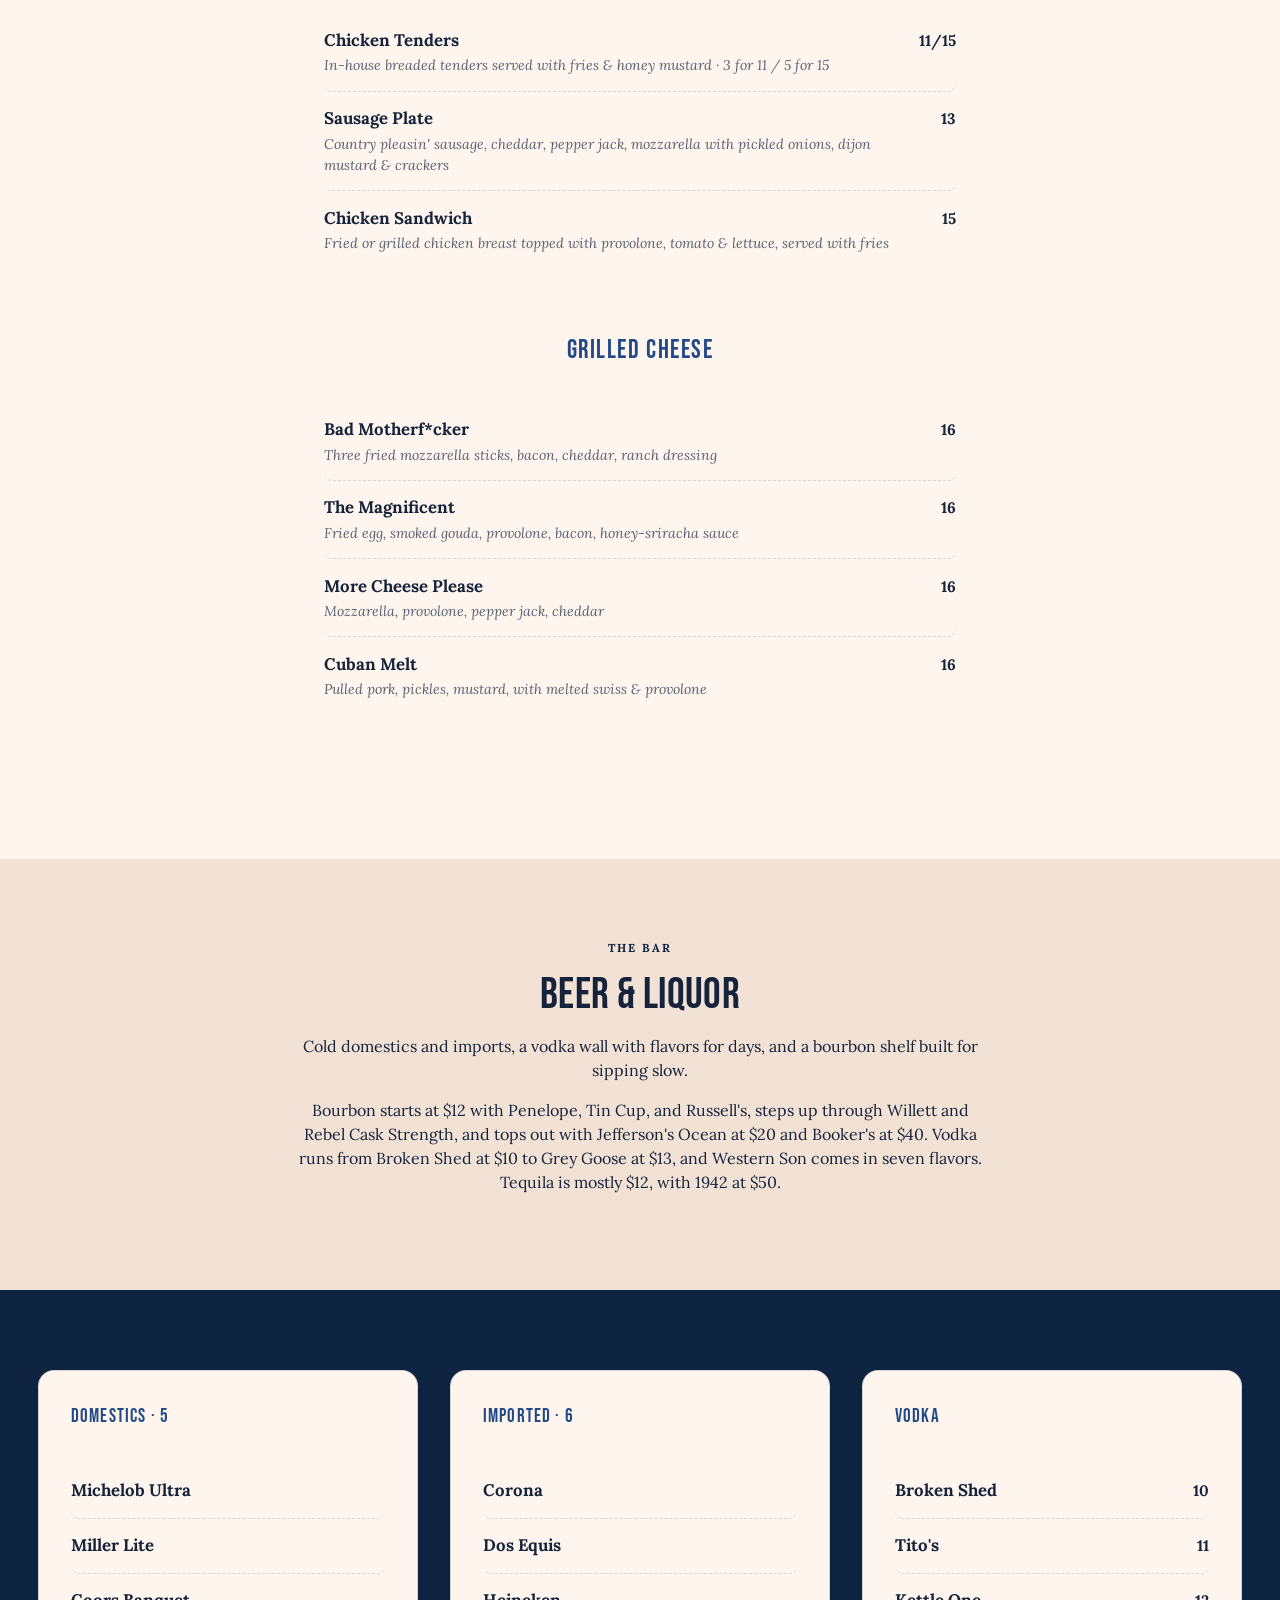
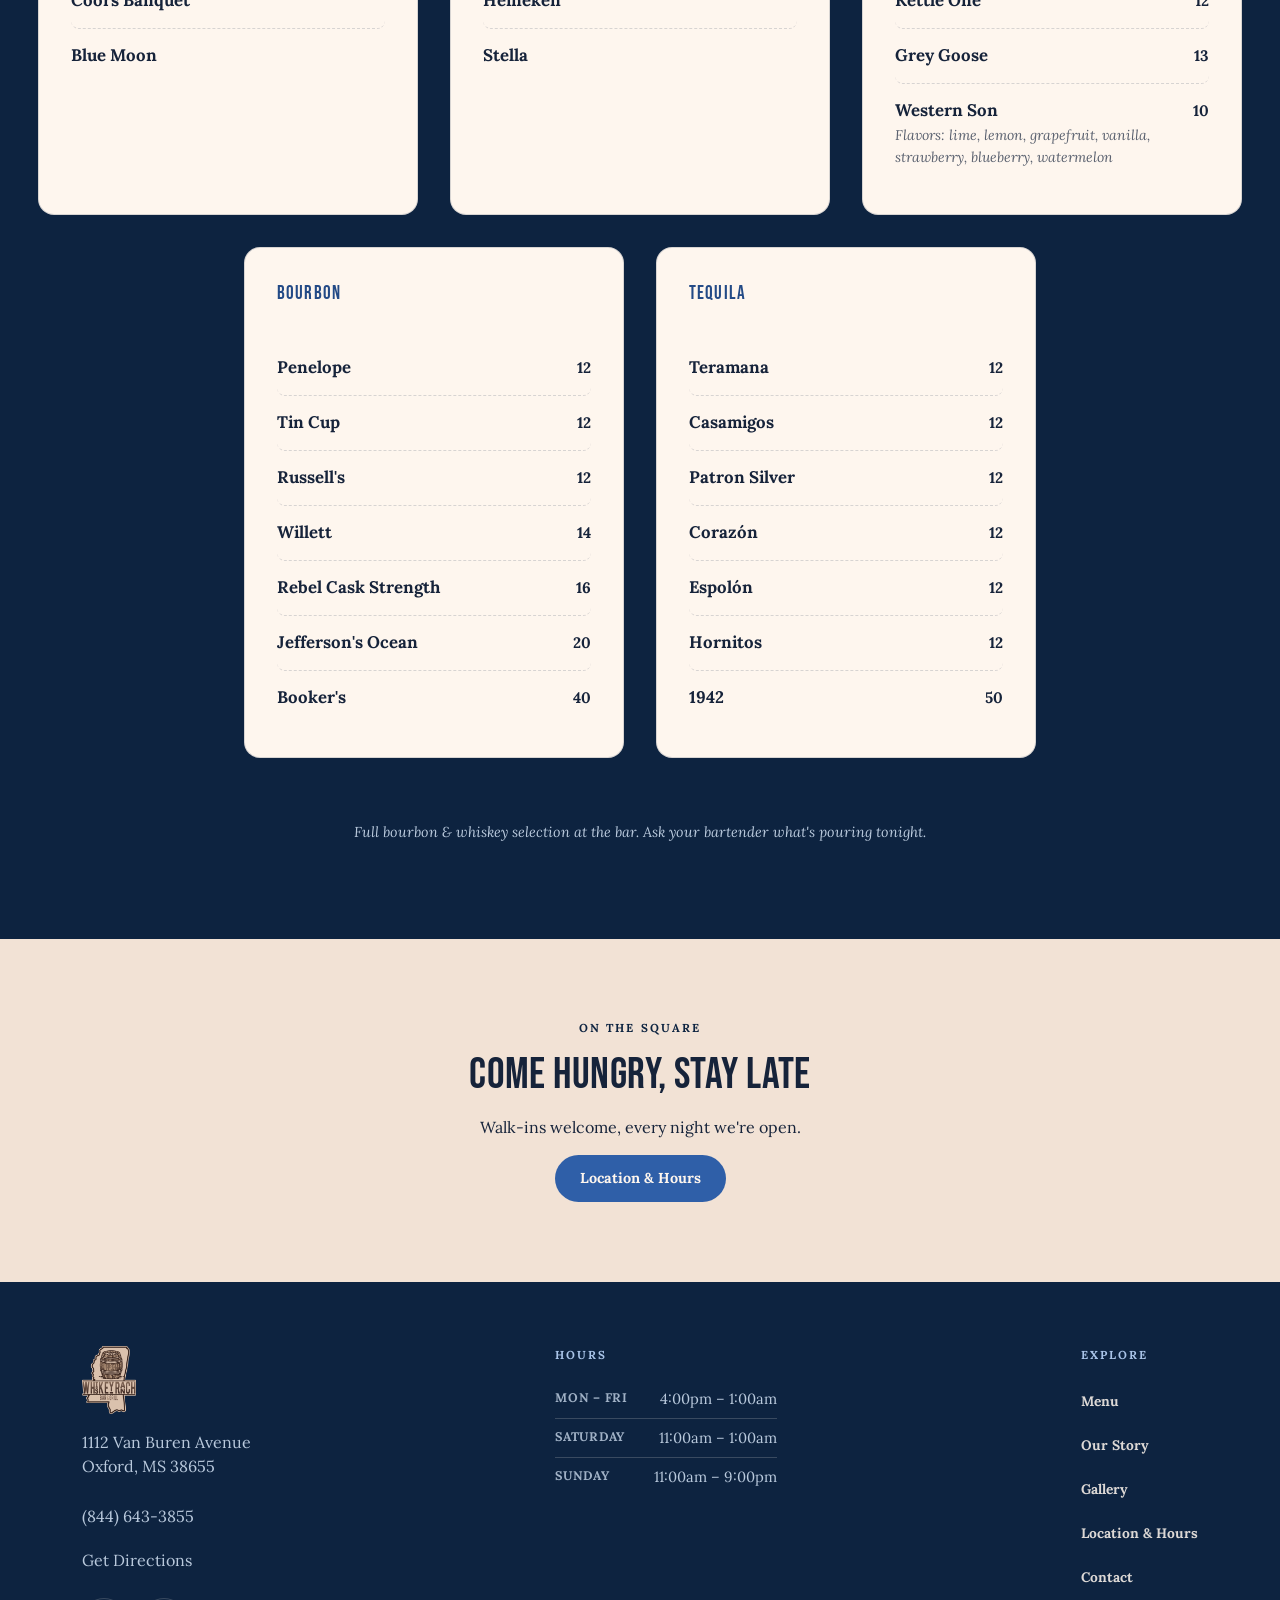
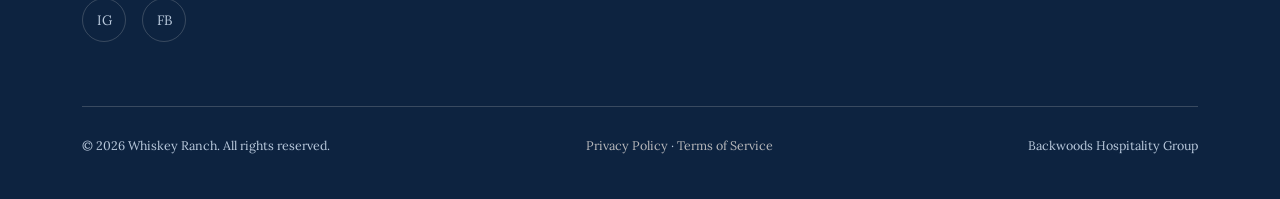
<file: menu.html>
<!DOCTYPE html>
<html lang="en">
<head>
  <meta charset="UTF-8">
  <meta name="viewport" content="width=device-width, initial-scale=1.0">
  <title>Menu | Bourbon, Beer &amp; Bar Snacks | Whiskey Ranch Oxford</title>
  <meta name="description" content="Whiskey Ranch menu in Oxford, MS: loaded fries, grilled cheese, chicken tenders, cold beer, and a deep bourbon &amp; whiskey list. Prices inside.">
  <link rel="canonical" href="https://www.whiskeyranchoxford.com/menu">
  <meta property="og:type" content="website">
  <meta property="og:site_name" content="Whiskey Ranch">
  <meta property="og:title" content="Menu | Bourbon, Beer &amp; Bar Snacks | Whiskey Ranch Oxford">
  <meta property="og:description" content="Whiskey Ranch menu in Oxford, MS: loaded fries, grilled cheese, chicken tenders, cold beer, and a deep bourbon &amp; whiskey list. Prices inside.">
  <meta property="og:url" content="https://www.whiskeyranchoxford.com/menu">
  <meta property="og:image" content="https://www.whiskeyranchoxford.com/assets/gallery/bar-pour-martini.jpg">
  <meta name="twitter:card" content="summary_large_image">
  <meta name="twitter:title" content="Menu | Bourbon, Beer &amp; Bar Snacks | Whiskey Ranch Oxford">
  <meta name="twitter:description" content="Whiskey Ranch menu in Oxford, MS: loaded fries, grilled cheese, chicken tenders, cold beer, and a deep bourbon &amp; whiskey list. Prices inside.">

  <link rel="icon" href="/favicon.ico" sizes="48x48">
  <link rel="icon" href="assets/brand/favicon-32.png" sizes="32x32" type="image/png">
  <link rel="apple-touch-icon" href="assets/brand/favicon-180.png">

  <link rel="preconnect" href="https://fonts.googleapis.com">
  <link rel="preconnect" href="https://fonts.gstatic.com" crossorigin>
  <link href="https://fonts.googleapis.com/css2?family=Bebas+Neue&family=Lora:ital,wght@0,400;0,600;0,700;1,400&display=swap" rel="stylesheet">
  <link rel="preload" as="image" href="assets/gallery/thumbs/bar-pour-martini.webp" type="image/webp" fetchpriority="high">

  <link rel="stylesheet" href="assets/css/styles.css">

  <script type="application/ld+json">
  {
    "@context": "https://schema.org",
    "@type": "BarOrPub",
    "@id": "https://www.whiskeyranchoxford.com/#business",
    "name": "Whiskey Ranch",
    "url": "https://www.whiskeyranchoxford.com/",
    "telephone": "+1-844-643-3855",
    "priceRange": "$$",
    "servesCuisine": [
      "American",
      "Bar Food",
      "Southern"
    ],
    "foundingDate": "2025-02",
    "parentOrganization": {
      "@type": "Organization",
      "name": "Backwoods Hospitality Group"
    },
    "address": {
      "@type": "PostalAddress",
      "streetAddress": "1112 Van Buren Avenue",
      "addressLocality": "Oxford",
      "addressRegion": "MS",
      "postalCode": "38655",
      "addressCountry": "US"
    },
    "geo": {
      "@type": "GeoCoordinates",
      "latitude": 34.36594,
      "longitude": -89.51945
    },
    "openingHoursSpecification": [
      {
        "@type": "OpeningHoursSpecification",
        "dayOfWeek": [
          "Monday",
          "Tuesday",
          "Wednesday",
          "Thursday",
          "Friday"
        ],
        "opens": "16:00",
        "closes": "01:00"
      },
      {
        "@type": "OpeningHoursSpecification",
        "dayOfWeek": "Saturday",
        "opens": "11:00",
        "closes": "01:00"
      },
      {
        "@type": "OpeningHoursSpecification",
        "dayOfWeek": "Sunday",
        "opens": "11:00",
        "closes": "21:00"
      }
    ],
    "sameAs": [
      "https://www.instagram.com/whiskeyranchoxford",
      "https://www.facebook.com/p/Whiskey-Ranch-Oxford-61575910010512/"
    ],
    "image": [
      "https://www.whiskeyranchoxford.com/assets/gallery/hero-old-fashioned-splash.jpg"
    ],
    "hasMenu": {
      "@id": "https://www.whiskeyranchoxford.com/menu#menu"
    }
  }
  </script>
  <script type="application/ld+json">
  {
    "@context": "https://schema.org",
    "@type": "Menu",
    "@id": "https://www.whiskeyranchoxford.com/menu#menu",
    "name": "Whiskey Ranch Menu",
    "url": "https://www.whiskeyranchoxford.com/menu",
    "hasMenuSection": [
      {
        "@type": "MenuSection",
        "name": "Appetizers",
        "hasMenuItem": [
          {
            "@type": "MenuItem",
            "name": "Loaded Fries",
            "description": "Hand cut fries, cheddar cheese, bacon bits, ranch & green onions",
            "offers": {
              "@type": "Offer",
              "price": "14.00",
              "priceCurrency": "USD"
            }
          },
          {
            "@type": "MenuItem",
            "name": "Truffle Fries",
            "description": "Hand cut fries, parmesan, truffle oil",
            "offers": {
              "@type": "Offer",
              "price": "14.00",
              "priceCurrency": "USD"
            }
          },
          {
            "@type": "MenuItem",
            "name": "Mozzarella Sticks",
            "description": "Hand battered mozzarella served with marinara & parmesan. 3 for 8 / 5 for 12"
          }
        ]
      },
      {
        "@type": "MenuSection",
        "name": "Main Snacks",
        "hasMenuItem": [
          {
            "@type": "MenuItem",
            "name": "Chicken Tenders",
            "description": "In-house breaded tenders served with fries & honey mustard. 3 for 11 / 5 for 15"
          },
          {
            "@type": "MenuItem",
            "name": "Sausage Plate",
            "description": "Country pleasin' sausage, cheddar, pepper jack, mozzarella with pickled onions, dijon mustard & crackers",
            "offers": {
              "@type": "Offer",
              "price": "13.00",
              "priceCurrency": "USD"
            }
          },
          {
            "@type": "MenuItem",
            "name": "Chicken Sandwich",
            "description": "Fried or grilled chicken breast topped with provolone, tomato & lettuce, served with fries",
            "offers": {
              "@type": "Offer",
              "price": "15.00",
              "priceCurrency": "USD"
            }
          }
        ]
      },
      {
        "@type": "MenuSection",
        "name": "Grilled Cheese",
        "hasMenuItem": [
          {
            "@type": "MenuItem",
            "name": "The Magnificent",
            "description": "Fried egg, smoked gouda, provolone, bacon, honey-sriracha sauce",
            "offers": {
              "@type": "Offer",
              "price": "16.00",
              "priceCurrency": "USD"
            }
          },
          {
            "@type": "MenuItem",
            "name": "More Cheese Please",
            "description": "Mozzarella, provolone, pepper jack, cheddar",
            "offers": {
              "@type": "Offer",
              "price": "16.00",
              "priceCurrency": "USD"
            }
          },
          {
            "@type": "MenuItem",
            "name": "Cuban Melt",
            "description": "Pulled pork, pickles, mustard, with melted swiss & provolone",
            "offers": {
              "@type": "Offer",
              "price": "16.00",
              "priceCurrency": "USD"
            }
          }
        ]
      },
      {
        "@type": "MenuSection",
        "name": "Beer",
        "hasMenuItem": [
          {
            "@type": "MenuItem",
            "name": "Michelob Ultra",
            "description": "Domestic",
            "offers": {
              "@type": "Offer",
              "price": "5.00",
              "priceCurrency": "USD"
            }
          },
          {
            "@type": "MenuItem",
            "name": "Miller Lite",
            "description": "Domestic",
            "offers": {
              "@type": "Offer",
              "price": "5.00",
              "priceCurrency": "USD"
            }
          },
          {
            "@type": "MenuItem",
            "name": "Coors Banquet",
            "description": "Domestic",
            "offers": {
              "@type": "Offer",
              "price": "5.00",
              "priceCurrency": "USD"
            }
          },
          {
            "@type": "MenuItem",
            "name": "Blue Moon",
            "description": "Domestic",
            "offers": {
              "@type": "Offer",
              "price": "5.00",
              "priceCurrency": "USD"
            }
          },
          {
            "@type": "MenuItem",
            "name": "Corona",
            "description": "Imported",
            "offers": {
              "@type": "Offer",
              "price": "6.00",
              "priceCurrency": "USD"
            }
          },
          {
            "@type": "MenuItem",
            "name": "Dos Equis",
            "description": "Imported",
            "offers": {
              "@type": "Offer",
              "price": "6.00",
              "priceCurrency": "USD"
            }
          },
          {
            "@type": "MenuItem",
            "name": "Heineken",
            "description": "Imported",
            "offers": {
              "@type": "Offer",
              "price": "6.00",
              "priceCurrency": "USD"
            }
          },
          {
            "@type": "MenuItem",
            "name": "Stella",
            "description": "Imported",
            "offers": {
              "@type": "Offer",
              "price": "6.00",
              "priceCurrency": "USD"
            }
          }
        ]
      },
      {
        "@type": "MenuSection",
        "name": "Vodka",
        "hasMenuItem": [
          {
            "@type": "MenuItem",
            "name": "Broken Shed",
            "offers": {
              "@type": "Offer",
              "price": "10.00",
              "priceCurrency": "USD"
            }
          },
          {
            "@type": "MenuItem",
            "name": "Tito's",
            "offers": {
              "@type": "Offer",
              "price": "11.00",
              "priceCurrency": "USD"
            }
          },
          {
            "@type": "MenuItem",
            "name": "Kettle One",
            "offers": {
              "@type": "Offer",
              "price": "12.00",
              "priceCurrency": "USD"
            }
          },
          {
            "@type": "MenuItem",
            "name": "Grey Goose",
            "offers": {
              "@type": "Offer",
              "price": "13.00",
              "priceCurrency": "USD"
            }
          },
          {
            "@type": "MenuItem",
            "name": "Western Son",
            "description": "Flavors: lime, lemon, grapefruit, vanilla, strawberry, blueberry, watermelon",
            "offers": {
              "@type": "Offer",
              "price": "10.00",
              "priceCurrency": "USD"
            }
          }
        ]
      },
      {
        "@type": "MenuSection",
        "name": "Bourbon",
        "hasMenuItem": [
          {
            "@type": "MenuItem",
            "name": "Penelope",
            "offers": {
              "@type": "Offer",
              "price": "12.00",
              "priceCurrency": "USD"
            }
          },
          {
            "@type": "MenuItem",
            "name": "Tin Cup",
            "offers": {
              "@type": "Offer",
              "price": "12.00",
              "priceCurrency": "USD"
            }
          },
          {
            "@type": "MenuItem",
            "name": "Russell's",
            "offers": {
              "@type": "Offer",
              "price": "12.00",
              "priceCurrency": "USD"
            }
          },
          {
            "@type": "MenuItem",
            "name": "Willett",
            "offers": {
              "@type": "Offer",
              "price": "14.00",
              "priceCurrency": "USD"
            }
          },
          {
            "@type": "MenuItem",
            "name": "Rebel Cask Strength",
            "offers": {
              "@type": "Offer",
              "price": "16.00",
              "priceCurrency": "USD"
            }
          },
          {
            "@type": "MenuItem",
            "name": "Jefferson's Ocean",
            "offers": {
              "@type": "Offer",
              "price": "20.00",
              "priceCurrency": "USD"
            }
          },
          {
            "@type": "MenuItem",
            "name": "Booker's",
            "offers": {
              "@type": "Offer",
              "price": "40.00",
              "priceCurrency": "USD"
            }
          }
        ]
      },
      {
        "@type": "MenuSection",
        "name": "Tequila",
        "hasMenuItem": [
          {
            "@type": "MenuItem",
            "name": "Teramana",
            "offers": {
              "@type": "Offer",
              "price": "12.00",
              "priceCurrency": "USD"
            }
          },
          {
            "@type": "MenuItem",
            "name": "Casamigos",
            "offers": {
              "@type": "Offer",
              "price": "12.00",
              "priceCurrency": "USD"
            }
          },
          {
            "@type": "MenuItem",
            "name": "Patron Silver",
            "offers": {
              "@type": "Offer",
              "price": "12.00",
              "priceCurrency": "USD"
            }
          },
          {
            "@type": "MenuItem",
            "name": "Corazón",
            "offers": {
              "@type": "Offer",
              "price": "12.00",
              "priceCurrency": "USD"
            }
          },
          {
            "@type": "MenuItem",
            "name": "Espolón",
            "offers": {
              "@type": "Offer",
              "price": "12.00",
              "priceCurrency": "USD"
            }
          },
          {
            "@type": "MenuItem",
            "name": "Hornitos",
            "offers": {
              "@type": "Offer",
              "price": "12.00",
              "priceCurrency": "USD"
            }
          },
          {
            "@type": "MenuItem",
            "name": "1942",
            "offers": {
              "@type": "Offer",
              "price": "50.00",
              "priceCurrency": "USD"
            }
          }
        ]
      }
    ]
  }
  </script>
  <script type="application/ld+json">
  {
    "@context": "https://schema.org",
    "@type": "BreadcrumbList",
    "itemListElement": [
      {
        "@type": "ListItem",
        "position": 1,
        "name": "Home",
        "item": "https://www.whiskeyranchoxford.com/"
      },
      {
        "@type": "ListItem",
        "position": 2,
        "name": "Menu",
        "item": "https://www.whiskeyranchoxford.com/menu"
      }
    ]
  }
  </script>
</head>
<body>

  <a href="#main" class="skip-link">Skip to content</a>
  <header class="site-header">
    <nav class="nav">
      <a href="/" class="nav-logo">
        <img src="assets/brand/whiskey-ranch-logo-200.png" alt="Whiskey Ranch Bar &amp; Grill" width="200" height="251">
      </a>
      <button class="nav-toggle" aria-label="Toggle navigation" aria-expanded="false" aria-controls="primary-nav">
        <span></span><span></span><span></span>
      </button>
      <ul class="nav-links" id="primary-nav">
        <li><a href="/">Home</a></li>
        <li><a href="menu" aria-current="page">Menu</a></li>
        <li><a href="about">Our Story</a></li>
        <li><a href="gallery">Gallery</a></li>
        <li><a href="location">Location &amp; Hours</a></li>
        <li><a href="contact">Contact</a></li>
        <li><a href="menu" class="btn btn-coral">View Menu</a></li>
      </ul>
    </nav>
  </header>

  <main id="main">

  <section class="page-banner">
    <div class="page-banner-bg" style="background-image:url('assets/gallery/bar-pour-martini.jpg'); background-image:image-set(url('assets/gallery/thumbs/bar-pour-martini.webp') type('image/webp'), url('assets/gallery/bar-pour-martini.jpg') type('image/jpeg'));"></div>
    <div class="page-banner-photo" style="background-image:url('assets/gallery/bar-pour-martini.jpg'); background-image:image-set(url('assets/gallery/thumbs/bar-pour-martini.webp') type('image/webp'), url('assets/gallery/bar-pour-martini.jpg') type('image/jpeg'));"></div>
    <div class="page-banner-scrim"></div>
    <div class="page-banner-content">
      <p class="label label-on-dark">Menu</p>
      <h1>Bar Menu: Snacks &amp; A Full Bar</h1>
      <p style="max-width:36em;font-size:1.05rem;">Hand-cut fries, breaded tenders, grilled cheese with an attitude, and a bourbon list deep enough to keep you at the bar all night.</p>
    </div>
  </section>

  <section class="section section-cream">
    <div class="container narrow text-center reveal">
      <p class="label label-on-cream">Kitchen &amp; Bar</p>
      <h2>Food, Beer &amp; Whiskey</h2>
      <p>Start with hand cut loaded fries or truffle fries, split an order of hand battered mozzarella sticks, or go for the in-house breaded chicken tenders. The grilled cheese lineup runs from the Cuban Melt to The Magnificent, built with a fried egg, smoked gouda, and honey-sriracha sauce.</p>
      <p>Consuming raw or undercooked meat, poultry, seafood, shellfish, or eggs may increase your risk of foodborne illness, especially if you have certain medical conditions. Prices and availability subject to change.</p>
    </div>
  </section>

  <section class="section section-soft">
    <div class="container narrow">
      <div class="menu-card reveal">


        <div class="menu-section">
          <p class="menu-section-title">Appetizers</p>

          <div class="menu-item">
            <div>
              <span class="menu-item-name">Loaded Fries</span>
              <span class="menu-item-desc">Hand cut fries, cheddar cheese, bacon bits, ranch &amp; green onions</span>
            </div>
            <span class="menu-item-price">14</span>
          </div>

          <div class="menu-item">
            <div>
              <span class="menu-item-name">Truffle Fries</span>
              <span class="menu-item-desc">Hand cut fries, parmesan, truffle oil</span>
            </div>
            <span class="menu-item-price">14</span>
          </div>

          <div class="menu-item">
            <div>
              <span class="menu-item-name">Mozzarella Sticks</span>
              <span class="menu-item-desc">Hand battered mozzarella served with marinara &amp; parmesan &middot; 3 for 8 / 5 for 12</span>
            </div>
            <span class="menu-item-price">8/12</span>
          </div>
        </div>


        <div class="menu-section">
          <p class="menu-section-title">Main Snacks</p>

          <div class="menu-item">
            <div>
              <span class="menu-item-name">Chicken Tenders</span>
              <span class="menu-item-desc">In-house breaded tenders served with fries &amp; honey mustard &middot; 3 for 11 / 5 for 15</span>
            </div>
            <span class="menu-item-price">11/15</span>
          </div>

          <div class="menu-item">
            <div>
              <span class="menu-item-name">Sausage Plate</span>
              <span class="menu-item-desc">Country pleasin' sausage, cheddar, pepper jack, mozzarella with pickled onions, dijon mustard &amp; crackers</span>
            </div>
            <span class="menu-item-price">13</span>
          </div>

          <div class="menu-item">
            <div>
              <span class="menu-item-name">Chicken Sandwich</span>
              <span class="menu-item-desc">Fried or grilled chicken breast topped with provolone, tomato &amp; lettuce, served with fries</span>
            </div>
            <span class="menu-item-price">15</span>
          </div>
        </div>


        <div class="menu-section mb-0">
          <p class="menu-section-title">Grilled Cheese</p>

          <div class="menu-item">
            <div>
              <span class="menu-item-name">Bad Motherf*cker</span>
              <span class="menu-item-desc">Three fried mozzarella sticks, bacon, cheddar, ranch dressing</span>
            </div>
            <span class="menu-item-price">16</span>
          </div>

          <div class="menu-item">
            <div>
              <span class="menu-item-name">The Magnificent</span>
              <span class="menu-item-desc">Fried egg, smoked gouda, provolone, bacon, honey-sriracha sauce</span>
            </div>
            <span class="menu-item-price">16</span>
          </div>

          <div class="menu-item">
            <div>
              <span class="menu-item-name">More Cheese Please</span>
              <span class="menu-item-desc">Mozzarella, provolone, pepper jack, cheddar</span>
            </div>
            <span class="menu-item-price">16</span>
          </div>

          <div class="menu-item">
            <div>
              <span class="menu-item-name">Cuban Melt</span>
              <span class="menu-item-desc">Pulled pork, pickles, mustard, with melted swiss &amp; provolone</span>
            </div>
            <span class="menu-item-price">16</span>
          </div>
        </div>

      </div>
    </div>
  </section>

  <section class="section section-cream">
    <div class="container narrow text-center reveal">
      <p class="label label-on-cream">The Bar</p>
      <h2>Beer &amp; Liquor</h2>
      <p>Cold domestics and imports, a vodka wall with flavors for days, and a bourbon shelf built for sipping slow.</p>
      <p>Bourbon starts at $12 with Penelope, Tin Cup, and Russell's, steps up through Willett and Rebel Cask Strength, and tops out with Jefferson's Ocean at $20 and Booker's at $40. Vodka runs from Broken Shed at $10 to Grey Goose at $13, and Western Son comes in seven flavors. Tequila is mostly $12, with 1942 at $50.</p>
    </div>
  </section>

  <section class="section section-dark">
    <div class="container-wide">
      <div class="card-flow">

        <div class="card reveal">
          <p class="menu-section-title" style="text-align:left;font-size:1.2rem;">Domestics &middot; 5</p>
          <div class="menu-item"><div><span class="menu-item-name">Michelob Ultra</span></div></div>
          <div class="menu-item"><div><span class="menu-item-name">Miller Lite</span></div></div>
          <div class="menu-item"><div><span class="menu-item-name">Coors Banquet</span></div></div>
          <div class="menu-item mb-0"><div><span class="menu-item-name">Blue Moon</span></div></div>
        </div>

        <div class="card reveal">
          <p class="menu-section-title" style="text-align:left;font-size:1.2rem;">Imported &middot; 6</p>
          <div class="menu-item"><div><span class="menu-item-name">Corona</span></div></div>
          <div class="menu-item"><div><span class="menu-item-name">Dos Equis</span></div></div>
          <div class="menu-item"><div><span class="menu-item-name">Heineken</span></div></div>
          <div class="menu-item mb-0"><div><span class="menu-item-name">Stella</span></div></div>
        </div>

        <div class="card reveal">
          <p class="menu-section-title" style="text-align:left;font-size:1.2rem;">Vodka</p>
          <div class="menu-item"><div><span class="menu-item-name">Broken Shed</span></div><span class="menu-item-price">10</span></div>
          <div class="menu-item"><div><span class="menu-item-name">Tito's</span></div><span class="menu-item-price">11</span></div>
          <div class="menu-item"><div><span class="menu-item-name">Kettle One</span></div><span class="menu-item-price">12</span></div>
          <div class="menu-item"><div><span class="menu-item-name">Grey Goose</span></div><span class="menu-item-price">13</span></div>
          <div class="menu-item mb-0">
            <div>
              <span class="menu-item-name">Western Son</span>
              <span class="menu-item-desc">Flavors: lime, lemon, grapefruit, vanilla, strawberry, blueberry, watermelon</span>
            </div>
            <span class="menu-item-price">10</span>
          </div>
        </div>

        <div class="card reveal">
          <p class="menu-section-title" style="text-align:left;font-size:1.2rem;">Bourbon</p>
          <div class="menu-item"><div><span class="menu-item-name">Penelope</span></div><span class="menu-item-price">12</span></div>
          <div class="menu-item"><div><span class="menu-item-name">Tin Cup</span></div><span class="menu-item-price">12</span></div>
          <div class="menu-item"><div><span class="menu-item-name">Russell's</span></div><span class="menu-item-price">12</span></div>
          <div class="menu-item"><div><span class="menu-item-name">Willett</span></div><span class="menu-item-price">14</span></div>
          <div class="menu-item"><div><span class="menu-item-name">Rebel Cask Strength</span></div><span class="menu-item-price">16</span></div>
          <div class="menu-item"><div><span class="menu-item-name">Jefferson's Ocean</span></div><span class="menu-item-price">20</span></div>
          <div class="menu-item mb-0"><div><span class="menu-item-name">Booker's</span></div><span class="menu-item-price">40</span></div>
        </div>

        <div class="card reveal">
          <p class="menu-section-title" style="text-align:left;font-size:1.2rem;">Tequila</p>
          <div class="menu-item"><div><span class="menu-item-name">Teramana</span></div><span class="menu-item-price">12</span></div>
          <div class="menu-item"><div><span class="menu-item-name">Casamigos</span></div><span class="menu-item-price">12</span></div>
          <div class="menu-item"><div><span class="menu-item-name">Patron Silver</span></div><span class="menu-item-price">12</span></div>
          <div class="menu-item"><div><span class="menu-item-name">Coraz&oacute;n</span></div><span class="menu-item-price">12</span></div>
          <div class="menu-item"><div><span class="menu-item-name">Espol&oacute;n</span></div><span class="menu-item-price">12</span></div>
          <div class="menu-item"><div><span class="menu-item-name">Hornitos</span></div><span class="menu-item-price">12</span></div>
          <div class="menu-item mb-0"><div><span class="menu-item-name">1942</span></div><span class="menu-item-price">50</span></div>
        </div>

      </div>
      <p class="text-center mt-lg" style="font-style:italic;color:var(--color-muted-on-dark);font-size:0.9rem;">Full bourbon &amp; whiskey selection at the bar. Ask your bartender what's pouring tonight.</p>
    </div>
  </section>

  <section class="section section-cream">
    <div class="container text-center narrow reveal">
      <p class="label label-on-cream">On The Square</p>
      <h2>Come Hungry, Stay Late</h2>
      <p>Walk-ins welcome, every night we're open.</p>
      <a href="location" class="btn btn-coral">Location &amp; Hours</a>
    </div>
  </section>

  </main>

  <footer class="site-footer">
    <div class="container">
      <div class="footer-grid">
        <div>
          <a href="/" class="footer-logo">
            <img src="assets/brand/whiskey-ranch-logo-200.png" alt="Whiskey Ranch Bar &amp; Grill" width="200" height="251" loading="lazy" decoding="async">
          </a>
          <p>1112 Van Buren Avenue<br>Oxford, MS 38655</p>
          <p><a href="tel:+18446433855">(844) 643-3855</a></p>
          <p><a href="https://maps.google.com/?q=Whiskey+Ranch+1112+Van+Buren+Ave+Oxford+MS+38655" target="_blank" rel="noopener">Get Directions</a></p>
          <div class="footer-social">
            <a href="https://www.instagram.com/whiskeyranchoxford" aria-label="Whiskey Ranch on Instagram" target="_blank" rel="noopener">IG</a>
            <a href="https://www.facebook.com/p/Whiskey-Ranch-Oxford-61575910010512/" aria-label="Whiskey Ranch on Facebook" target="_blank" rel="noopener">FB</a>
          </div>
        </div>
        <div>
          <p class="label label-on-dark">Hours</p>
          <div class="hours-block">
            <div class="hours-row"><span class="hours-day">Mon &ndash; Fri</span><span>4:00pm &ndash; 1:00am</span></div>
            <div class="hours-row"><span class="hours-day">Saturday</span><span>11:00am &ndash; 1:00am</span></div>
            <div class="hours-row"><span class="hours-day">Sunday</span><span>11:00am &ndash; 9:00pm</span></div>
          </div>
        </div>
        <div>
          <p class="label label-on-dark">Explore</p>
          <ul class="footer-explore">
            <li><a href="menu">Menu</a></li>
            <li><a href="about">Our Story</a></li>
            <li><a href="gallery">Gallery</a></li>
            <li><a href="location">Location &amp; Hours</a></li>
            <li><a href="contact">Contact</a></li>
          </ul>
        </div>
      </div>
      <div class="footer-bottom">
        <span>&copy; 2026 Whiskey Ranch. All rights reserved.</span>
        <span class="footer-legal"><a href="privacy-policy">Privacy Policy</a> &middot; <a href="terms-of-service">Terms of Service</a></span>
        <span>Backwoods Hospitality Group</span>
      </div>
    </div>
  </footer>

  <div class="mobile-cta">
    <a href="tel:+18446433855" class="btn btn-coral">Call (844) 643-3855</a>
    <a href="https://maps.google.com/?q=Whiskey+Ranch+1112+Van+Buren+Ave+Oxford+MS+38655" class="btn btn-outline-dark" target="_blank" rel="noopener">Directions</a>
  </div>

  <script src="assets/js/main.js"></script>
</body>
</html>
</file>
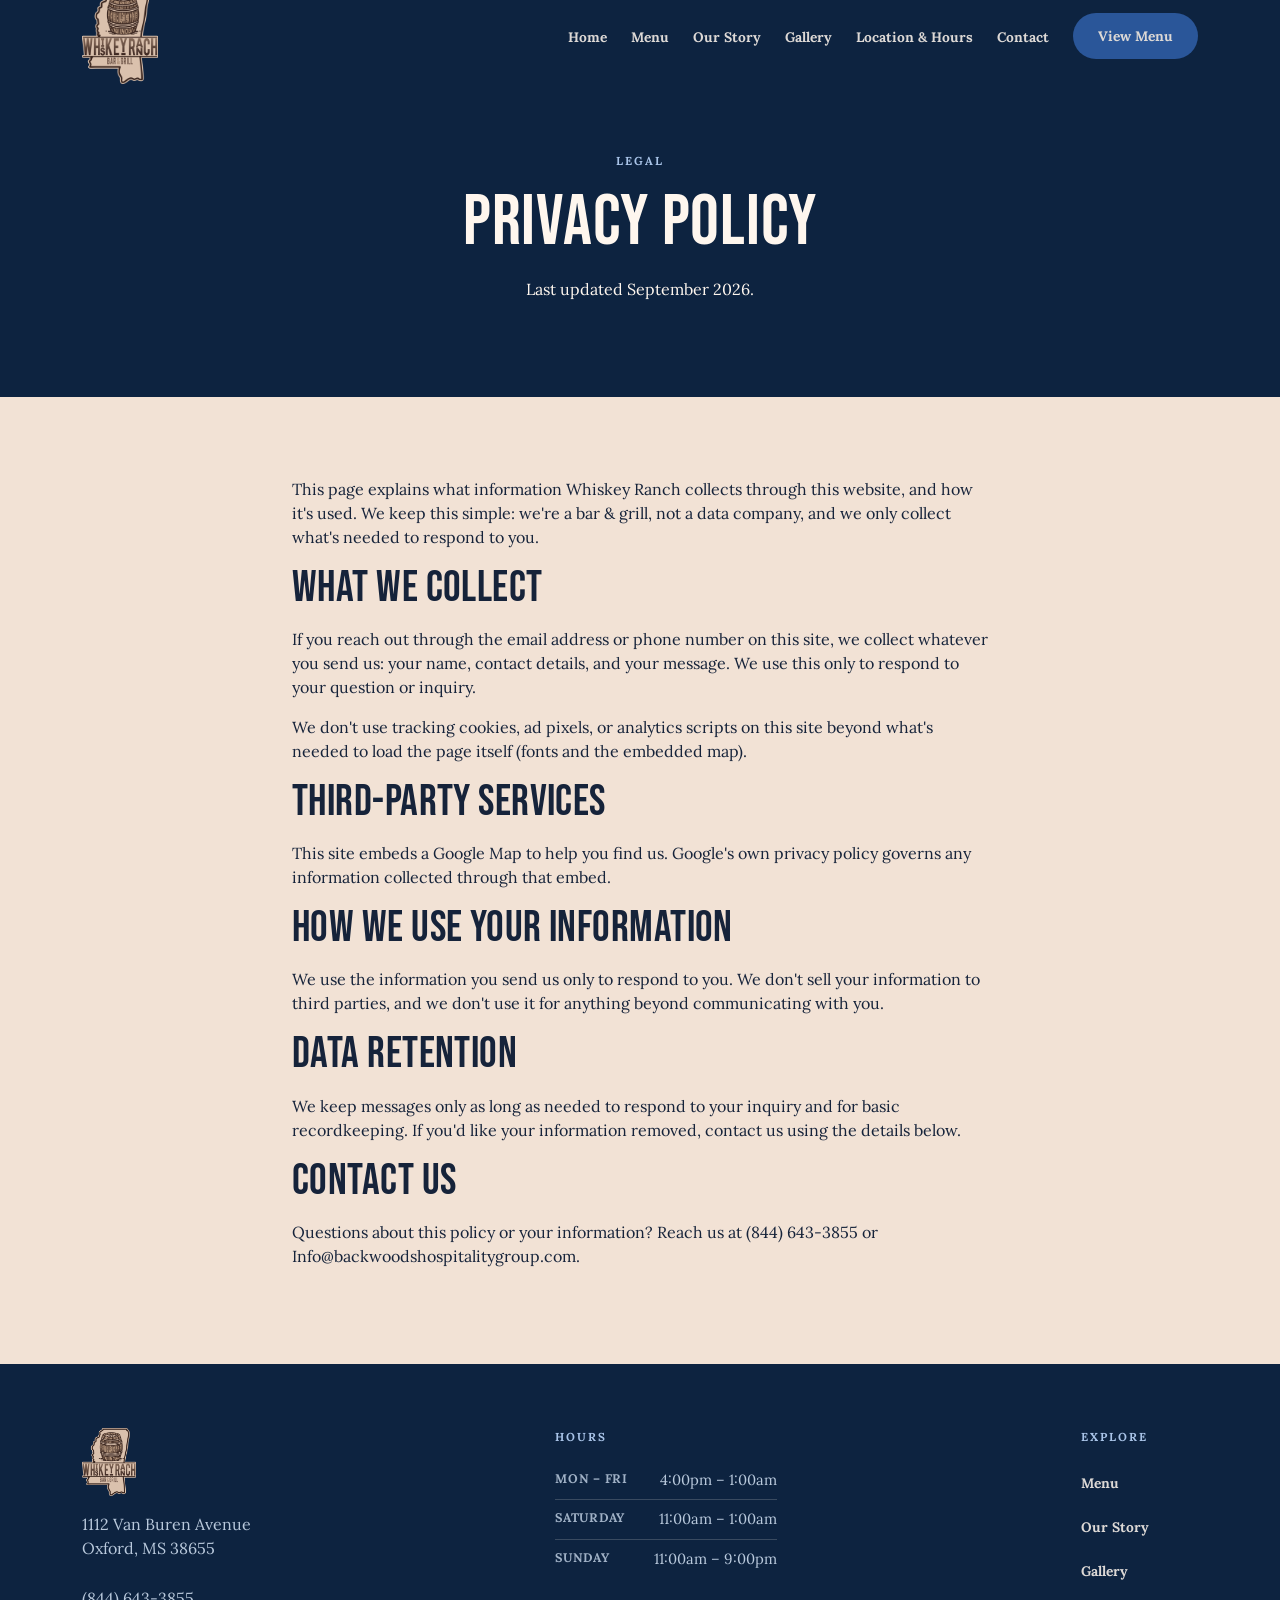
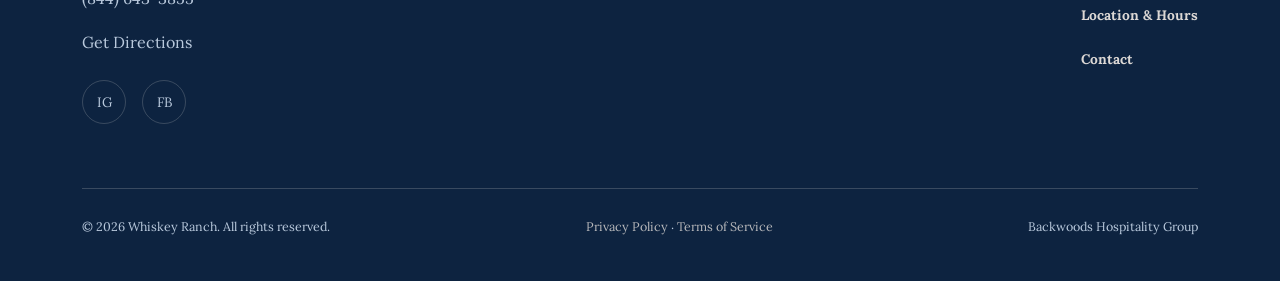
<file: privacy-policy.html>
<!DOCTYPE html>
<html lang="en">
<head>
  <meta charset="UTF-8">
  <meta name="viewport" content="width=device-width, initial-scale=1.0">
  <title>Privacy Policy | Whiskey Ranch</title>
  <meta name="description" content="How Whiskey Ranch collects and uses information submitted through this website.">
  <link rel="canonical" href="https://www.whiskeyranchoxford.com/privacy-policy">
  <meta name="robots" content="noindex, follow">

  <link rel="icon" href="assets/brand/favicon-32.png" sizes="32x32">
  <link rel="apple-touch-icon" href="assets/brand/favicon-180.png">

  <link rel="preconnect" href="https://fonts.googleapis.com">
  <link rel="preconnect" href="https://fonts.gstatic.com" crossorigin>
  <link href="https://fonts.googleapis.com/css2?family=Bebas+Neue&family=Lora:ital,wght@0,400;0,600;0,700;1,400&display=swap" rel="stylesheet">

  <link rel="stylesheet" href="assets/css/styles.css">
</head>
<body>

  <a href="#main" class="skip-link">Skip to content</a>
  <header class="site-header">
    <nav class="nav">
      <a href="/" class="nav-logo">
        <img src="assets/brand/whiskey-ranch-logo-200.png" alt="Whiskey Ranch Bar &amp; Grill" width="200" height="251">
      </a>
      <button class="nav-toggle" aria-label="Toggle navigation" aria-expanded="false" aria-controls="primary-nav">
        <span></span><span></span><span></span>
      </button>
      <ul class="nav-links" id="primary-nav">
        <li><a href="/">Home</a></li>
        <li><a href="menu">Menu</a></li>
        <li><a href="about">Our Story</a></li>
        <li><a href="gallery">Gallery</a></li>
        <li><a href="location">Location &amp; Hours</a></li>
        <li><a href="contact">Contact</a></li>
        <li><a href="menu" class="btn btn-coral">View Menu</a></li>
      </ul>
    </nav>
  </header>

  <main id="main">

  <section class="section section-dark">
    <div class="container text-center narrow">
      <p class="label label-on-dark">Legal</p>
      <h1>Privacy Policy</h1>
      <p>Last updated September 2026.</p>
    </div>
  </section>

  <section class="section section-cream">
    <div class="container narrow">

      <p>This page explains what information Whiskey Ranch collects through this website, and how it's used. We keep this simple: we're a bar &amp; grill, not a data company, and we only collect what's needed to respond to you.</p>

      <h2>What We Collect</h2>
      <p>If you reach out through the email address or phone number on this site, we collect whatever you send us: your name, contact details, and your message. We use this only to respond to your question or inquiry.</p>
      <p>We don't use tracking cookies, ad pixels, or analytics scripts on this site beyond what's needed to load the page itself (fonts and the embedded map).</p>

      <h2>Third-Party Services</h2>
      <p>This site embeds a Google Map to help you find us. Google's own privacy policy governs any information collected through that embed.</p>

      <h2>How We Use Your Information</h2>
      <p>We use the information you send us only to respond to you. We don't sell your information to third parties, and we don't use it for anything beyond communicating with you.</p>

      <h2>Data Retention</h2>
      <p>We keep messages only as long as needed to respond to your inquiry and for basic recordkeeping. If you'd like your information removed, contact us using the details below.</p>

      <h2>Contact Us</h2>
      <p>Questions about this policy or your information? Reach us at <a href="tel:+18446433855">(844) 643-3855</a> or <a href="mailto:Info@backwoodshospitalitygroup.com">Info@backwoodshospitalitygroup.com</a>.</p>

    </div>
  </section>

  </main>

  <footer class="site-footer">
    <div class="container">
      <div class="footer-grid">
        <div>
          <a href="/" class="footer-logo">
            <img src="assets/brand/whiskey-ranch-logo-200.png" alt="Whiskey Ranch Bar &amp; Grill" width="200" height="251" loading="lazy" decoding="async">
          </a>
          <p>1112 Van Buren Avenue<br>Oxford, MS 38655</p>
          <p><a href="tel:+18446433855">(844) 643-3855</a></p>
          <p><a href="https://maps.google.com/?q=Whiskey+Ranch+1112+Van+Buren+Ave+Oxford+MS+38655" target="_blank" rel="noopener">Get Directions</a></p>
          <div class="footer-social">
            <a href="https://www.instagram.com/whiskeyranchoxford" aria-label="Whiskey Ranch on Instagram" target="_blank" rel="noopener">IG</a>
            <a href="https://www.facebook.com/p/Whiskey-Ranch-Oxford-61575910010512/" aria-label="Whiskey Ranch on Facebook" target="_blank" rel="noopener">FB</a>
          </div>
        </div>
        <div>
          <p class="label label-on-dark">Hours</p>
          <div class="hours-block">
            <div class="hours-row"><span class="hours-day">Mon &ndash; Fri</span><span>4:00pm &ndash; 1:00am</span></div>
            <div class="hours-row"><span class="hours-day">Saturday</span><span>11:00am &ndash; 1:00am</span></div>
            <div class="hours-row"><span class="hours-day">Sunday</span><span>11:00am &ndash; 9:00pm</span></div>
          </div>
        </div>
        <div>
          <p class="label label-on-dark">Explore</p>
          <ul class="footer-explore">
            <li><a href="menu">Menu</a></li>
            <li><a href="about">Our Story</a></li>
            <li><a href="gallery">Gallery</a></li>
            <li><a href="location">Location &amp; Hours</a></li>
            <li><a href="contact">Contact</a></li>
          </ul>
        </div>
      </div>
      <div class="footer-bottom">
        <span>&copy; 2026 Whiskey Ranch. All rights reserved.</span>
        <span class="footer-legal"><a href="privacy-policy">Privacy Policy</a> &middot; <a href="terms-of-service">Terms of Service</a></span>
        <span>Backwoods Hospitality Group</span>
      </div>
    </div>
  </footer>

  <div class="mobile-cta">
    <a href="tel:+18446433855" class="btn btn-coral">Call (844) 643-3855</a>
    <a href="https://maps.google.com/?q=Whiskey+Ranch+1112+Van+Buren+Ave+Oxford+MS+38655" class="btn btn-outline-dark" target="_blank" rel="noopener">Directions</a>
  </div>

  <script src="assets/js/main.js"></script>
</body>
</html>
</file>
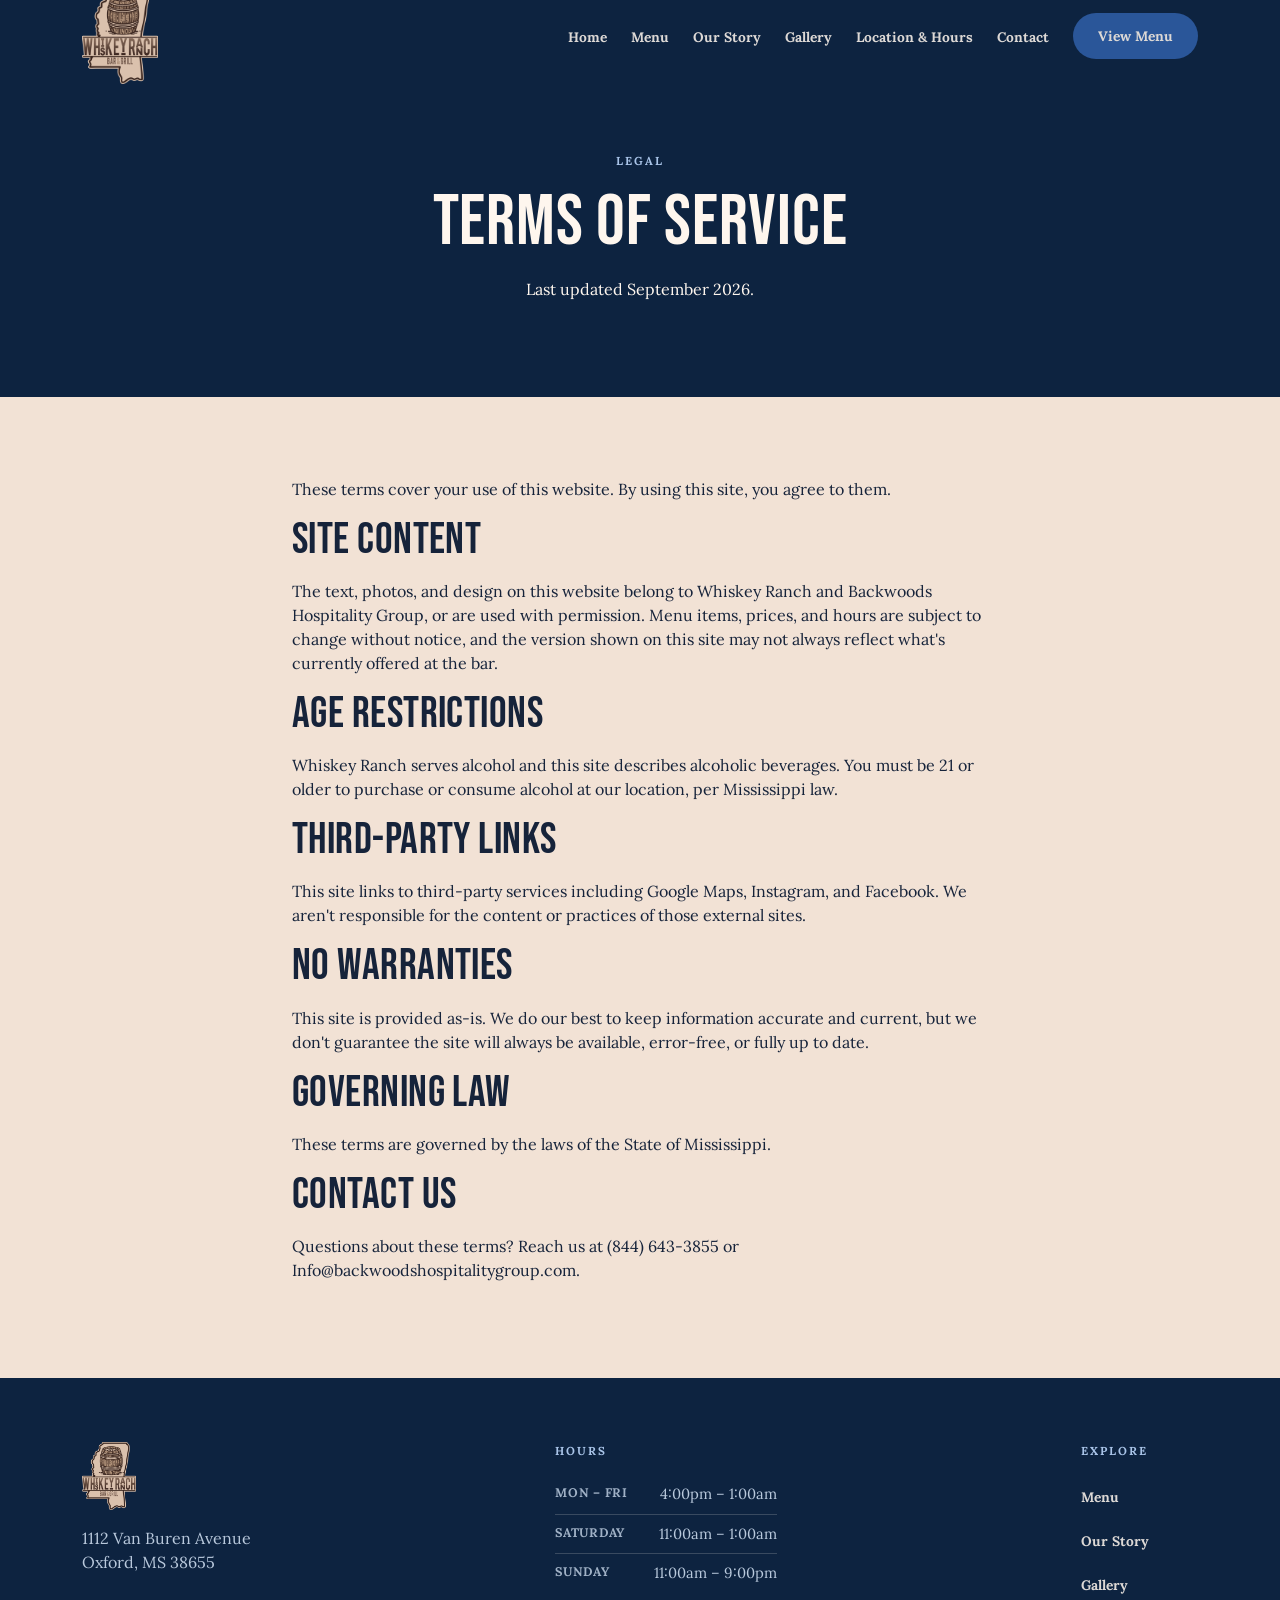
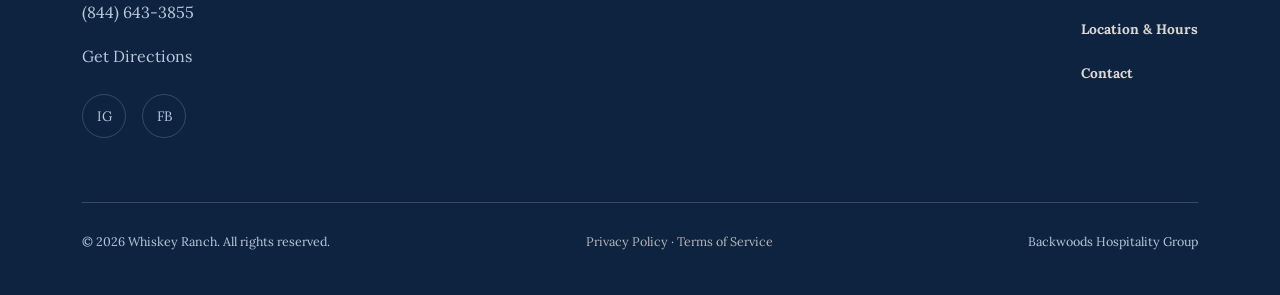
<file: terms-of-service.html>
<!DOCTYPE html>
<html lang="en">
<head>
  <meta charset="UTF-8">
  <meta name="viewport" content="width=device-width, initial-scale=1.0">
  <title>Terms of Service | Whiskey Ranch</title>
  <meta name="description" content="Terms of service for the Whiskey Ranch website.">
  <link rel="canonical" href="https://www.whiskeyranchoxford.com/terms-of-service">
  <meta name="robots" content="noindex, follow">

  <link rel="icon" href="assets/brand/favicon-32.png" sizes="32x32">
  <link rel="apple-touch-icon" href="assets/brand/favicon-180.png">

  <link rel="preconnect" href="https://fonts.googleapis.com">
  <link rel="preconnect" href="https://fonts.gstatic.com" crossorigin>
  <link href="https://fonts.googleapis.com/css2?family=Bebas+Neue&family=Lora:ital,wght@0,400;0,600;0,700;1,400&display=swap" rel="stylesheet">

  <link rel="stylesheet" href="assets/css/styles.css">
</head>
<body>

  <a href="#main" class="skip-link">Skip to content</a>
  <header class="site-header">
    <nav class="nav">
      <a href="/" class="nav-logo">
        <img src="assets/brand/whiskey-ranch-logo-200.png" alt="Whiskey Ranch Bar &amp; Grill" width="200" height="251">
      </a>
      <button class="nav-toggle" aria-label="Toggle navigation" aria-expanded="false" aria-controls="primary-nav">
        <span></span><span></span><span></span>
      </button>
      <ul class="nav-links" id="primary-nav">
        <li><a href="/">Home</a></li>
        <li><a href="menu">Menu</a></li>
        <li><a href="about">Our Story</a></li>
        <li><a href="gallery">Gallery</a></li>
        <li><a href="location">Location &amp; Hours</a></li>
        <li><a href="contact">Contact</a></li>
        <li><a href="menu" class="btn btn-coral">View Menu</a></li>
      </ul>
    </nav>
  </header>

  <main id="main">

  <section class="section section-dark">
    <div class="container text-center narrow">
      <p class="label label-on-dark">Legal</p>
      <h1>Terms of Service</h1>
      <p>Last updated September 2026.</p>
    </div>
  </section>

  <section class="section section-cream">
    <div class="container narrow">

      <p>These terms cover your use of this website. By using this site, you agree to them.</p>

      <h2>Site Content</h2>
      <p>The text, photos, and design on this website belong to Whiskey Ranch and Backwoods Hospitality Group, or are used with permission. Menu items, prices, and hours are subject to change without notice, and the version shown on this site may not always reflect what's currently offered at the bar.</p>

      <h2>Age Restrictions</h2>
      <p>Whiskey Ranch serves alcohol and this site describes alcoholic beverages. You must be 21 or older to purchase or consume alcohol at our location, per Mississippi law.</p>

      <h2>Third-Party Links</h2>
      <p>This site links to third-party services including Google Maps, Instagram, and Facebook. We aren't responsible for the content or practices of those external sites.</p>

      <h2>No Warranties</h2>
      <p>This site is provided as-is. We do our best to keep information accurate and current, but we don't guarantee the site will always be available, error-free, or fully up to date.</p>

      <h2>Governing Law</h2>
      <p>These terms are governed by the laws of the State of Mississippi.</p>

      <h2>Contact Us</h2>
      <p>Questions about these terms? Reach us at <a href="tel:+18446433855">(844) 643-3855</a> or <a href="mailto:Info@backwoodshospitalitygroup.com">Info@backwoodshospitalitygroup.com</a>.</p>

    </div>
  </section>

  </main>

  <footer class="site-footer">
    <div class="container">
      <div class="footer-grid">
        <div>
          <a href="/" class="footer-logo">
            <img src="assets/brand/whiskey-ranch-logo-200.png" alt="Whiskey Ranch Bar &amp; Grill" width="200" height="251" loading="lazy" decoding="async">
          </a>
          <p>1112 Van Buren Avenue<br>Oxford, MS 38655</p>
          <p><a href="tel:+18446433855">(844) 643-3855</a></p>
          <p><a href="https://maps.google.com/?q=Whiskey+Ranch+1112+Van+Buren+Ave+Oxford+MS+38655" target="_blank" rel="noopener">Get Directions</a></p>
          <div class="footer-social">
            <a href="https://www.instagram.com/whiskeyranchoxford" aria-label="Whiskey Ranch on Instagram" target="_blank" rel="noopener">IG</a>
            <a href="https://www.facebook.com/p/Whiskey-Ranch-Oxford-61575910010512/" aria-label="Whiskey Ranch on Facebook" target="_blank" rel="noopener">FB</a>
          </div>
        </div>
        <div>
          <p class="label label-on-dark">Hours</p>
          <div class="hours-block">
            <div class="hours-row"><span class="hours-day">Mon &ndash; Fri</span><span>4:00pm &ndash; 1:00am</span></div>
            <div class="hours-row"><span class="hours-day">Saturday</span><span>11:00am &ndash; 1:00am</span></div>
            <div class="hours-row"><span class="hours-day">Sunday</span><span>11:00am &ndash; 9:00pm</span></div>
          </div>
        </div>
        <div>
          <p class="label label-on-dark">Explore</p>
          <ul class="footer-explore">
            <li><a href="menu">Menu</a></li>
            <li><a href="about">Our Story</a></li>
            <li><a href="gallery">Gallery</a></li>
            <li><a href="location">Location &amp; Hours</a></li>
            <li><a href="contact">Contact</a></li>
          </ul>
        </div>
      </div>
      <div class="footer-bottom">
        <span>&copy; 2026 Whiskey Ranch. All rights reserved.</span>
        <span class="footer-legal"><a href="privacy-policy">Privacy Policy</a> &middot; <a href="terms-of-service">Terms of Service</a></span>
        <span>Backwoods Hospitality Group</span>
      </div>
    </div>
  </footer>

  <div class="mobile-cta">
    <a href="tel:+18446433855" class="btn btn-coral">Call (844) 643-3855</a>
    <a href="https://maps.google.com/?q=Whiskey+Ranch+1112+Van+Buren+Ave+Oxford+MS+38655" class="btn btn-outline-dark" target="_blank" rel="noopener">Directions</a>
  </div>

  <script src="assets/js/main.js"></script>
</body>
</html>
</file>
<file: assets/css/styles.css>
/* ==========================================================================
   Whiskey Ranch — Design System
   Layout patterns (announcement bar, hero, marquee, story-split, circle
   cards) came from studying the "Ghia" reference site, but the palette is
   the client's own: navy and blue (their stated preference), plus the
   logo's own tan/brown as a secondary accent. Token NAMES below still say
   "burgundy"/"coral"/etc. from that reference pass — only the VALUES are
   Whiskey Ranch's; renaming is cosmetic and can wait.
   ========================================================================== */

:root {
  /* Colors */
  --color-burgundy: #0d2340;
  --color-burgundy-deep: #081627;
  --color-coral: #2f5fa8;
  --color-coral-deep: #234a86;
  --color-cream: #f2e2d5;
  --color-bone: #fef6ee;
  --color-smoke: #e5e7eb;
  --color-charcoal: #000000;
  --color-olive: #7a5a3f;
  --color-dusty-rose: #a9c4e8;
  --color-riviera-blue: #7fa8e3;
  --color-limoncello: #c9974f;
  --color-sage: #c9ab8a;

  --color-text-on-cream: #16233a;
  --color-muted-on-cream: #6b5248;
  --color-muted-on-dark: #b9c9dc;
  --color-border-on-dark: rgba(254, 246, 238, 0.18);
  --color-border-on-cream: rgba(13, 35, 64, 0.16);

  /* Type */
  --font-display: 'Bebas Neue', 'Oswald', sans-serif;
  --font-body: 'Lora', 'Georgia', serif;

  /* Spacing */
  --space-4: 4px;
  --space-8: 8px;
  --space-12: 12px;
  --space-16: 16px;
  --space-20: 20px;
  --space-24: 24px;
  --space-32: 32px;
  --space-40: 40px;
  --space-48: 48px;
  --space-56: 56px;
  --space-64: 64px;
  --space-80: 80px;

  /* Back-compat aliases (existing utility classes below use these) */
  --space-xs: var(--space-8);
  --space-sm: var(--space-16);
  --space-md: var(--space-32);
  --space-lg: var(--space-64);
  --space-xl: var(--space-80);

  --max-width: 1180px;
  --max-width-wide: 1280px;
  --radius-pill: 9999px;
  --radius-card: 16px;
  --radius-container: 24px;
  --transition: 220ms ease;
}

*, *::before, *::after { box-sizing: border-box; }
html { scroll-behavior: smooth; }
@media (prefers-reduced-motion: reduce) {
  html { scroll-behavior: auto; }
  * { animation-duration: 0.01ms !important; transition-duration: 0.01ms !important; }
}

body {
  margin: 0;
  font-family: var(--font-body);
  background: var(--color-cream);
  color: var(--color-text-on-cream);
  line-height: 1.5;
  -webkit-font-smoothing: antialiased;
}

::selection { background: var(--color-coral); color: var(--color-bone); }

html { scrollbar-color: var(--color-coral) var(--color-cream); scrollbar-width: thin; }
::-webkit-scrollbar { width: 11px; }
::-webkit-scrollbar-track { background: var(--color-cream); }
::-webkit-scrollbar-thumb { background: var(--color-coral); border: 2px solid var(--color-cream); border-radius: 6px; }
::-webkit-scrollbar-thumb:hover { background: var(--color-coral-deep); }

img { max-width: 100%; display: block; }

a { color: inherit; text-decoration: none; }

h1, h2, h3, h4 {
  font-family: var(--font-display);
  font-weight: 400;
  text-transform: uppercase;
  line-height: 1.05;
  letter-spacing: 0.01em;
  margin: 0 0 var(--space-16);
}

h1 { font-size: clamp(2.75rem, 6.5vw, 4.5rem); }
h2 { font-size: clamp(1.9rem, 4vw, 2.75rem); }
h3 { font-size: clamp(1.4rem, 2.5vw, 1.6rem); }

p { margin: 0 0 var(--space-16); }

.container {
  max-width: var(--max-width);
  margin: 0 auto;
  padding: 0 var(--space-32);
}

.container-wide {
  max-width: var(--max-width-wide);
  margin: 0 auto;
  padding: 0 var(--space-32);
}

@media (max-width: 640px) {
  .container, .container-wide { padding: 0 var(--space-16); }
}

/* Label / eyebrow — small tracked caps, Lora not Bebas (labels stay readable) */
.label {
  font-family: var(--font-body);
  text-transform: uppercase;
  letter-spacing: 0.18em;
  font-size: 0.72rem;
  font-weight: 700;
}

.label-on-dark { color: var(--color-dusty-rose); }
.label-on-cream { color: var(--color-burgundy); }

.section {
  padding: var(--space-80) 0;
}

.section-dark {
  background: var(--color-burgundy);
  color: var(--color-bone);
}

.section-cream {
  background: var(--color-cream);
  color: var(--color-text-on-cream);
}

.section-soft {
  background: var(--color-bone);
}

/* ==========================================================================
   Buttons — pill shape, coral primary, per the reference. No drop shadows,
   no gradients: contrast comes from flat color only.
   ========================================================================== */

.btn {
  display: inline-flex;
  align-items: center;
  justify-content: center;
  gap: 0.5em;
  padding: 12px 24px;
  font-family: var(--font-body);
  font-size: 0.9rem;
  font-weight: 700;
  border: 1px solid transparent;
  border-radius: var(--radius-pill);
  cursor: pointer;
  transition: background var(--transition), color var(--transition), border-color var(--transition), transform var(--transition);
  white-space: nowrap;
}
.btn:active { transform: translateY(1px); }

.btn-blue,
.btn-coral {
  background: var(--color-coral);
  color: var(--color-bone);
}
.btn-blue:hover,
.btn-coral:hover { background: var(--color-coral-deep); }

.btn-outline-dark {
  background: transparent;
  border-color: var(--color-bone);
  color: var(--color-bone);
}
.btn-outline-dark:hover { background: var(--color-bone); color: var(--color-burgundy); }

.btn-outline-cream {
  background: transparent;
  border-color: var(--color-burgundy);
  color: var(--color-burgundy);
}
.btn-outline-cream:hover { background: var(--color-burgundy); color: var(--color-bone); }

/* ==========================================================================
   Announcement bar
   ========================================================================== */

.announcement-bar {
  background: var(--color-coral);
  color: var(--color-bone);
  text-align: center;
  padding: 10px var(--space-16);
  font-family: var(--font-body);
  font-size: 0.78rem;
  font-weight: 700;
  letter-spacing: 0.04em;
}

/* ==========================================================================
   Header / Nav
   ========================================================================== */

.skip-link {
  position: absolute;
  left: -9999px;
  top: 0;
  z-index: 200;
  background: var(--color-coral);
  color: var(--color-bone);
  padding: 0.8em 1.4em;
  font-family: var(--font-body);
  font-weight: 700;
  font-size: 0.8rem;
}
.skip-link:focus {
  left: var(--space-16);
  top: var(--space-16);
}

body.lightbox-locked { overflow: hidden; }

.site-header {
  position: sticky;
  top: 0;
  z-index: 100;
  background: var(--color-burgundy);
  overflow: visible;
}

.nav {
  display: flex;
  align-items: center;
  justify-content: space-between;
  gap: var(--space-32);
  height: 72px;
  padding: 0 var(--space-32);
  max-width: var(--max-width);
  margin: 0 auto;
}

.nav-logo { display: flex; align-items: center; }
.nav-logo img { height: 96px; width: auto; }

.nav-links {
  display: flex;
  align-items: center;
  gap: 1.5rem;
  list-style: none;
  margin: 0;
  padding: 0;
}

.nav-links a {
  font-family: var(--font-body);
  font-size: 0.86rem;
  font-weight: 700;
  color: var(--color-bone);
  opacity: 0.86;
  white-space: nowrap;
  transition: opacity var(--transition);
}
.nav-links a:hover,
.nav-links a[aria-current="page"] { opacity: 1; }
.nav-links a.btn { white-space: nowrap; }

.nav-toggle {
  display: none;
  background: none;
  border: none;
  cursor: pointer;
  padding: 0.6rem 0.65rem;
  min-width: 44px;
  min-height: 44px;
}
.nav-toggle span {
  display: block;
  width: 24px;
  height: 2px;
  background: var(--color-bone);
  margin: 5px 0;
}

@media (max-width: 860px) {
  .nav-toggle { display: block; }
  .nav-links {
    position: absolute;
    top: 100%;
    left: 0;
    right: 0;
    flex-direction: column;
    align-items: flex-start;
    gap: var(--space-16);
    background: var(--color-burgundy);
    padding: var(--space-32);
    display: none;
  }
  .nav-links.open { display: flex; }
  .nav-links { gap: 0; }
  .nav-links a:not(.btn) { display: inline-flex; align-items: center; min-height: 44px; }
  .nav-links li:last-child { margin-top: var(--space-8); }
  .nav-links a { white-space: normal; font-size: 0.95rem; }
  .nav-logo img { height: 72px; }
}

/* ==========================================================================
   Hero — cream canvas, headline left, full-bleed photo right (no rounding,
   no container — the imagery runs to the frame edge per the reference).
   ========================================================================== */

.hero-ghia {
  background: var(--color-cream);
  display: grid;
  grid-template-columns: 1fr 1fr;
  align-items: stretch;
  min-height: 74vh;
}
.hero-ghia-copy {
  display: flex;
  flex-direction: column;
  justify-content: center;
  padding: var(--space-64) var(--space-48);
}
.hero-ghia-copy h1 { color: var(--color-burgundy); }
.hero-ghia-photo {
  background-size: cover;
  background-position: center;
  min-height: 340px;
}
@media (max-width: 900px) {
  /* Headline + CTA first, not the photo: on mobile, making someone scroll
     past a full-screen image before they see what the place is (or the
     View Menu button) costs attention we don't get back. */
  .hero-ghia { grid-template-columns: minmax(0, 1fr); }
  .hero-ghia-copy { padding: var(--space-48) var(--space-24); order: 1; }
  .hero-ghia-photo { order: 2; min-height: 0; aspect-ratio: 6 / 5; max-height: 420px; }
}

.hero-actions {
  display: flex;
  flex-wrap: wrap;
  gap: var(--space-16);
  margin-top: var(--space-24);
}

/* ==========================================================================
   Trust marquee — repeating burgundy band of bold caps, bullet-separated
   ========================================================================== */

/* A shade darker than --color-burgundy, not the same value: back-to-back
   with the story-split section right after it (also burgundy), the two
   read as one merged block without some contrast between them. */
.marquee-bar {
  background: var(--color-burgundy-deep);
  color: var(--color-bone);
  padding: var(--space-20) 0;
  text-align: center;
}
.marquee-bar p {
  margin: 0;
  font-family: var(--font-body);
  font-weight: 700;
  letter-spacing: 0.08em;
  font-size: 0.9rem;
  text-transform: uppercase;
}
.marquee-bar .dot { color: var(--color-coral); margin: 0 0.6em; }

/* ==========================================================================
   Brand story split — strict 50/50, dark statement left, photo right
   ========================================================================== */

.story-split {
  display: grid;
  grid-template-columns: 1fr 1fr;
}
.story-split-copy {
  background: var(--color-burgundy);
  color: var(--color-bone);
  display: flex;
  flex-direction: column;
  justify-content: center;
  padding: var(--space-80) var(--space-48);
}
.story-split-copy h2 { color: var(--color-bone); }
/* contain, not cover: these are portrait people-shots being placed into a
   landscape half-column, and cover was cropping heads/hands to fill the
   box. contain shows the whole photo and lets the section's own color
   (set per-instance below) fill the letterbox space instead of leaving a
   white gap, so it still reads as a deliberate full-bleed panel. */
.story-split-photo {
  background-size: contain;
  background-repeat: no-repeat;
  background-position: center;
  background-color: var(--color-burgundy);
  min-height: 540px;
}
@media (max-width: 900px) {
  .story-split { grid-template-columns: 1fr; }
  .story-split-copy { padding: var(--space-48) var(--space-24); order: 2; }
  .story-split-photo { order: 1; min-height: 380px; }
}

/* ==========================================================================
   Circular product card — bottle-style crop, used for The Bar categories
   ========================================================================== */

.circle-card-grid {
  display: grid;
  grid-template-columns: repeat(4, 1fr);
  gap: var(--space-32);
}
@media (max-width: 900px) { .circle-card-grid { grid-template-columns: repeat(2, 1fr); } }

.circle-card { text-align: center; position: relative; }
.circle-card-photo {
  width: 100%;
  aspect-ratio: 1 / 1;
  border-radius: var(--radius-pill);
  background-size: cover;
  background-position: center;
  margin-bottom: var(--space-16);
}
.circle-card-name {
  font-family: var(--font-body);
  font-weight: 700;
  font-size: 1rem;
  color: var(--color-burgundy);
  margin-bottom: 2px;
}
.circle-card-sub {
  font-family: var(--font-body);
  font-size: 0.82rem;
  color: var(--color-muted-on-cream);
}

/* Sticker tag — rotated highlight badge */
.sticker-tag {
  position: absolute;
  top: 4px;
  right: 4px;
  background: var(--color-limoncello);
  color: var(--color-burgundy);
  font-family: var(--font-body);
  font-weight: 700;
  font-size: 0.68rem;
  text-transform: uppercase;
  padding: 5px 10px;
  border-radius: 4px;
  transform: rotate(-6deg);
}

/* ==========================================================================
   Category filter pill
   ========================================================================== */

.filter-pills {
  display: flex;
  flex-wrap: wrap;
  gap: var(--space-12);
  justify-content: center;
}
.filter-pill {
  display: inline-block;
  padding: 8px 20px;
  border-radius: var(--radius-pill);
  background: var(--color-bone);
  color: var(--color-burgundy);
  font-family: var(--font-body);
  font-weight: 700;
  font-size: 0.78rem;
  text-transform: uppercase;
  letter-spacing: 0.04em;
}
.filter-pill.active { background: var(--color-riviera-blue); color: var(--color-burgundy); }

/* ==========================================================================
   Product detail card (menu highlight)
   ========================================================================== */

.product-card {
  background: var(--color-bone);
  border-radius: var(--radius-card);
  overflow: hidden;
  padding: 0 0 var(--space-24);
}
.product-card-photo {
  width: 100%;
  aspect-ratio: 1 / 1;
  background-size: cover;
  background-position: center;
  margin-bottom: var(--space-16);
}
.product-card-body { padding: 0 var(--space-24); }
.product-card-name {
  font-family: var(--font-body);
  font-weight: 700;
  font-size: 1.15rem;
  color: var(--color-burgundy);
  text-transform: uppercase;
  margin-bottom: var(--space-8);
}
.product-card-desc {
  font-size: 0.9rem;
  color: var(--color-muted-on-cream);
  margin-bottom: var(--space-16);
}

/* ==========================================================================
   Sub-hero page banner (interior pages). Source photos are portrait; a
   full-bleed wide banner would force a heavy crop via background-size:cover.
   Fix: a blurred/darkened full version of the photo behind a sharp centered
   layer so the banner still reads as full-bleed without losing the subject.
   ========================================================================== */

.page-banner {
  position: relative;
  min-height: 56vh;
  display: flex;
  align-items: flex-end;
  overflow: hidden;
  color: var(--color-bone);
  background: var(--color-burgundy);
}
.page-banner-bg {
  position: absolute;
  inset: -20px;
  background-size: cover;
  background-position: center;
  filter: blur(36px) brightness(0.5) saturate(0.9);
  transform: scale(1.15);
  z-index: 0;
}
/* contain, not cover: the blurred .page-banner-bg layer behind this already
   fills the frame edge-to-edge, so this sharp layer is free to show the
   whole photo (no cropped foreheads) without leaving a visible gap — the
   blur shows through around it instead of bare background color. */
.page-banner-photo {
  position: absolute;
  inset: 0;
  background-size: contain;
  background-repeat: no-repeat;
  background-position: center;
  z-index: 0;
}
.page-banner-scrim {
  position: absolute;
  inset: 0;
  z-index: 1;
  background: linear-gradient(180deg, rgba(8,22,39,0.15) 0%, rgba(8,22,39,0.85) 100%);
}
.page-banner h1 { color: var(--color-bone); font-size: clamp(2.5rem, 5.5vw, 3.75rem); }
.page-banner-content {
  position: relative;
  z-index: 2;
  max-width: var(--max-width);
  margin: 0 auto;
  padding: 0 var(--space-32) var(--space-48);
  width: 100%;
}

/* ==========================================================================
   Cards / grids
   ========================================================================== */

.grid {
  display: grid;
  gap: var(--space-32);
}
.grid-2 { grid-template-columns: repeat(2, 1fr); }
.grid-3 { grid-template-columns: repeat(3, 1fr); }
.grid-4 { grid-template-columns: repeat(4, 1fr); }

@media (max-width: 860px) {
  .grid-2, .grid-3, .grid-4 { grid-template-columns: 1fr; }
}
@media (min-width: 861px) and (max-width: 1080px) {
  .grid-3, .grid-4 { grid-template-columns: repeat(2, 1fr); }
}

/* color is set explicitly, not inherited: a .card dropped onto a
   .section-dark parent would otherwise inherit that section's light
   cream text color onto its own light bone background. */
.card {
  background: var(--color-bone);
  color: var(--color-text-on-cream);
  border: 1px solid var(--color-border-on-cream);
  border-radius: var(--radius-card);
  padding: var(--space-32);
}
.card .menu-item-price { color: var(--color-text-on-cream); }

.form-frame {
  max-width: 600px;
  margin-inline: auto;
  background: var(--color-bone);
  padding: 16px;
  border: 3px solid var(--color-coral);
  border-radius: var(--radius-container);
  overflow: hidden;
}
.form-frame iframe { border-radius: 6px; }

/* Hours block */
.hours-block {
  font-family: var(--font-body);
}
.hours-block .hours-row {
  display: flex;
  justify-content: space-between;
  gap: var(--space-32);
  padding: 0.55em 0;
  border-bottom: 1px solid var(--color-border-on-dark);
  font-size: 0.92rem;
}
.hours-block.on-cream .hours-row { border-bottom: 1px solid var(--color-border-on-cream); }
.hours-block .hours-row:last-child { border-bottom: none; }
.hours-day { font-family: var(--font-body); font-weight: 700; text-transform: uppercase; letter-spacing: 0.06em; font-size: 0.78rem; opacity: 0.86; }

/* ==========================================================================
   Menu card layout
   ========================================================================== */

.menu-section { margin-bottom: var(--space-64); }
.menu-section-title {
  font-family: var(--font-display);
  text-transform: uppercase;
  letter-spacing: 0.06em;
  font-size: 1.6rem;
  text-align: center;
  color: var(--color-coral-deep);
  margin-bottom: var(--space-32);
}
/* Inside the two-column Domestics/Imported layout, a centered title floats
   above left-aligned rows below it and doesn't read as one column. Align
   it with its own list instead. */
.grid-2 .menu-section-title { text-align: left; }
.menu-item {
  display: flex;
  justify-content: space-between;
  align-items: baseline;
  gap: var(--space-16);
  padding: 0.9em 0;
  border-bottom: 1px dashed var(--color-border-on-cream);
}
.menu-item:last-child { border-bottom: none; }
.menu-item-name { font-family: var(--font-body); font-size: 1.05rem; font-weight: 700; }
/* color: currentColor + opacity, not a hardcoded muted brown: that brown
   was tuned for cream backgrounds and went nearly invisible on the dark
   burgundy liquor-menu section. Inheriting the item's own text color at
   reduced opacity works on light and dark alike. */
.menu-item-desc { font-style: italic; color: inherit; opacity: 0.7; font-size: 0.88rem; display: block; margin-top: 0.15em; }
.menu-item-price { font-family: var(--font-body); font-weight: 700; font-size: 0.95rem; white-space: nowrap; }

/* ==========================================================================
   Gallery / lightbox
   ========================================================================== */

.gallery-grid {
  display: grid;
  grid-template-columns: repeat(3, 1fr);
  gap: var(--space-8);
}
@media (max-width: 640px) { .gallery-grid { grid-template-columns: repeat(2, 1fr); } }

.gallery-item {
  aspect-ratio: 1 / 1;
  overflow: hidden;
  cursor: pointer;
  border-radius: var(--radius-card);
}
.gallery-item img {
  width: 100%;
  height: 100%;
  object-fit: cover;
  transition: transform 400ms ease;
}
.gallery-item:hover img { transform: scale(1.06); }
.gallery-item:focus-visible { outline: 3px solid var(--color-coral); outline-offset: -3px; }

.masonry-grid {
  columns: 3 260px;
  column-gap: var(--space-8);
}
.masonry-grid .gallery-item {
  aspect-ratio: unset;
  break-inside: avoid;
  margin-bottom: var(--space-8);
  width: 100%;
}
.masonry-grid .gallery-item img { height: auto; }
@media (max-width: 640px) { .masonry-grid { columns: 2 160px; } }

.lightbox {
  position: fixed;
  inset: 0;
  background: rgba(58,20,32,0.94);
  display: none;
  align-items: center;
  justify-content: center;
  z-index: 1000;
  padding: var(--space-32);
}
.lightbox.open { display: flex; }
.lightbox img { max-height: 88vh; max-width: 92vw; border-radius: var(--radius-card); }
.lightbox-close {
  position: absolute;
  top: var(--space-32);
  right: var(--space-32);
  background: none;
  border: 1px solid var(--color-bone);
  color: var(--color-bone);
  width: 42px;
  height: 42px;
  border-radius: var(--radius-pill);
  cursor: pointer;
  font-size: 1.2rem;
}

/* ==========================================================================
   Footer
   ========================================================================== */

.site-footer {
  background: var(--color-burgundy);
  color: var(--color-muted-on-dark);
  padding: var(--space-64) 0 var(--space-32);
}
.footer-grid {
  display: flex;
  flex-wrap: wrap;
  justify-content: space-between;
  gap: var(--space-64);
  margin-bottom: var(--space-64);
}
@media (max-width: 780px) {
  .footer-grid { flex-direction: column; gap: var(--space-32); }
  .site-footer .footer-explore { display: grid; grid-template-columns: 1fr 1fr; gap: 0.9em 1.25em; }
}
.footer-logo img { height: 68px; width: auto; margin-bottom: var(--space-16); }
.footer-social { display: flex; gap: var(--space-16); margin-top: var(--space-16); }
.footer-social a {
  width: 44px; height: 44px;
  border: 1px solid var(--color-border-on-dark);
  border-radius: var(--radius-pill);
  display: flex; align-items: center; justify-content: center;
  font-size: 0.85rem;
}
.footer-bottom {
  border-top: 1px solid var(--color-border-on-dark);
  padding-top: var(--space-16);
  font-size: 0.78rem;
  display: flex;
  justify-content: space-between;
  flex-wrap: wrap;
  gap: var(--space-8);
}
.footer-legal a { color: var(--color-bone); opacity: 0.7; }
.footer-legal a:hover { opacity: 1; }

.footer-explore {
  list-style: none;
  padding: 0;
  margin: 0;
  display: flex;
  flex-direction: column;
  gap: 0.7em;
}
.footer-explore a {
  font-family: var(--font-body);
  font-weight: 700;
  font-size: 0.86rem;
  color: var(--color-bone);
  opacity: 0.86;
  transition: opacity var(--transition);
}
.footer-explore a:hover { opacity: 1; }

/* Footer tap targets: 44px minimum hit area, visual size unchanged. */
.site-footer p a,
.footer-explore a,
.footer-legal a {
  display: inline-flex;
  align-items: center;
  min-height: 44px;
}
.site-footer p:has(> a) { margin-bottom: 0; }
.footer-explore { gap: 0; }
.footer-bottom { align-items: center; }

/* Sticky Call / Directions bar, mobile only. */
.mobile-cta { display: none; }
@media (max-width: 860px) {
  .mobile-cta {
    display: flex;
    gap: var(--space-8);
    position: fixed;
    left: 0;
    right: 0;
    bottom: 0;
    z-index: 90;
    padding: var(--space-8) var(--space-16) calc(var(--space-8) + env(safe-area-inset-bottom));
    background: var(--color-burgundy);
    border-top: 1px solid var(--color-border-on-dark);
  }
  .mobile-cta .btn { flex: 1; min-height: 44px; }
  body { padding-bottom: calc(60px + env(safe-area-inset-bottom)); }
}

/* ==========================================================================
   Scroll reveal
   ========================================================================== */

.reveal { opacity: 1; transform: none; }
.reveal-armed .reveal {
  opacity: 0;
  transform: translateY(28px);
  transition: opacity 800ms cubic-bezier(0.2,0.7,0.2,1), transform 800ms cubic-bezier(0.2,0.7,0.2,1);
}
.reveal-armed .reveal.is-visible { opacity: 1; transform: none; }
.reveal-armed .reveal.reveal-2 { transition-delay: 120ms; }
.reveal-armed .reveal.reveal-3 { transition-delay: 240ms; }

/* ==========================================================================
   Framed photo
   ========================================================================== */

.framed-photo {
  padding: 12px;
  background: var(--color-bone);
  border-radius: var(--radius-card);
}
.framed-photo img { display: block; width: 100%; border-radius: 10px; }

/* ==========================================================================
   Menu "printed card" framing
   ========================================================================== */

.menu-card {
  background: var(--color-bone);
  border-radius: var(--radius-container);
  padding: var(--space-64) var(--space-32);
}
@media (max-width: 640px) {
  .menu-card { padding: var(--space-32) var(--space-16); }
}
.menu-item { transition: background var(--transition); border-radius: 8px; }
/* Translucent, not a solid fill: a solid var(--color-cream) hover background
   made text invisible in the dark liquor-menu section, where item names are
   hardcoded to that same cream color. A tint over whatever's already there
   can never fully match the text color, light or dark section alike. */
.menu-item:hover { background: rgba(13, 35, 64, 0.06); }
.section-dark .menu-item:hover { background: rgba(254, 246, 238, 0.08); }

/* ==========================================================================
   Card flow — flexbox, not CSS grid: grid never centers a partial last row
   (5 cards in a 3-column grid leaves the 4th/5th stuck at the left with a
   dead gap on the right). Flexbox centers each wrapped line on its own.
   ========================================================================== */

.card-flow {
  display: flex;
  flex-wrap: wrap;
  justify-content: center;
  gap: var(--space-32);
}
.card-flow > .card {
  flex: 1 1 300px;
  max-width: 380px;
}
@media (max-width: 640px) {
  .card-flow > .card { flex: 1 1 100%; max-width: none; }
}

/* ==========================================================================
   Hours feature — a thin line-art roofline behind the hours list, the
   architectural-line-drawing move from the reference site, adapted to
   Whiskey Ranch's single set of hours. Grid overlap (not a negative
   margin): the graphic and hours list share one grid cell so the content
   is always correctly positioned regardless of how the SVG itself ends up
   sized by the browser.
   ========================================================================== */

/* Bigger graphic, tighter section padding: at the old 420px/230px size this
   whole section was a small triangle lost in a sea of burgundy with 80px of
   section padding above and below it — it read as broken, not spacious. */
.hours-feature { text-align: center; --hours-line-color: var(--color-coral); }
.hours-feature.on-dark { --hours-line-color: var(--color-dusty-rose); }
.hours-feature-graphic {
  display: grid;
  justify-items: center;
  margin: var(--space-24) auto 0;
  max-width: 580px;
}
.hours-feature-svg { grid-area: 1 / 1; width: 100%; height: 320px; }
.hours-feature-content { grid-area: 1 / 1; align-self: end; padding-bottom: var(--space-32); }
.hours-feature .hours-block { max-width: 320px; margin: 0 auto; font-size: 1.05rem; }
@media (max-width: 640px) { .hours-feature-svg { height: 240px; } }

/* ==========================================================================
   Homepage featured photo grid
   ========================================================================== */

.grid-feature {
  display: grid;
  grid-template-columns: 1.4fr 1fr;
  grid-template-rows: 1fr 1fr;
  aspect-ratio: 16 / 9;
  gap: var(--space-8);
}
.grid-feature .grid-feature-main { grid-column: 1; grid-row: 1 / span 2; }
.grid-feature .gallery-item { aspect-ratio: unset; width: 100%; height: 100%; }
@media (max-width: 780px) {
  .grid-feature { grid-template-columns: 1fr 1fr; grid-template-rows: auto auto; aspect-ratio: unset; }
  .grid-feature .grid-feature-main { grid-column: 1 / -1; grid-row: 1; aspect-ratio: 4/3; height: auto; }
  .grid-feature > .gallery-item:not(.grid-feature-main) { aspect-ratio: 1/1; height: auto; }
}

/* ==========================================================================
   Utility
   ========================================================================== */

.text-center { text-align: center; }
.mt-lg { margin-top: var(--space-64); }
.mb-lg { margin-bottom: var(--space-64); }
.mb-0 { margin-bottom: 0; }
.narrow { max-width: 760px; margin-left: auto; margin-right: auto; }

.placeholder-notice {
  border: 1px dashed var(--color-coral);
  border-radius: 8px;
  padding: var(--space-16) var(--space-24);
  font-size: 0.88rem;
  color: var(--color-muted-on-cream);
  background: var(--color-bone);
}
</file>
